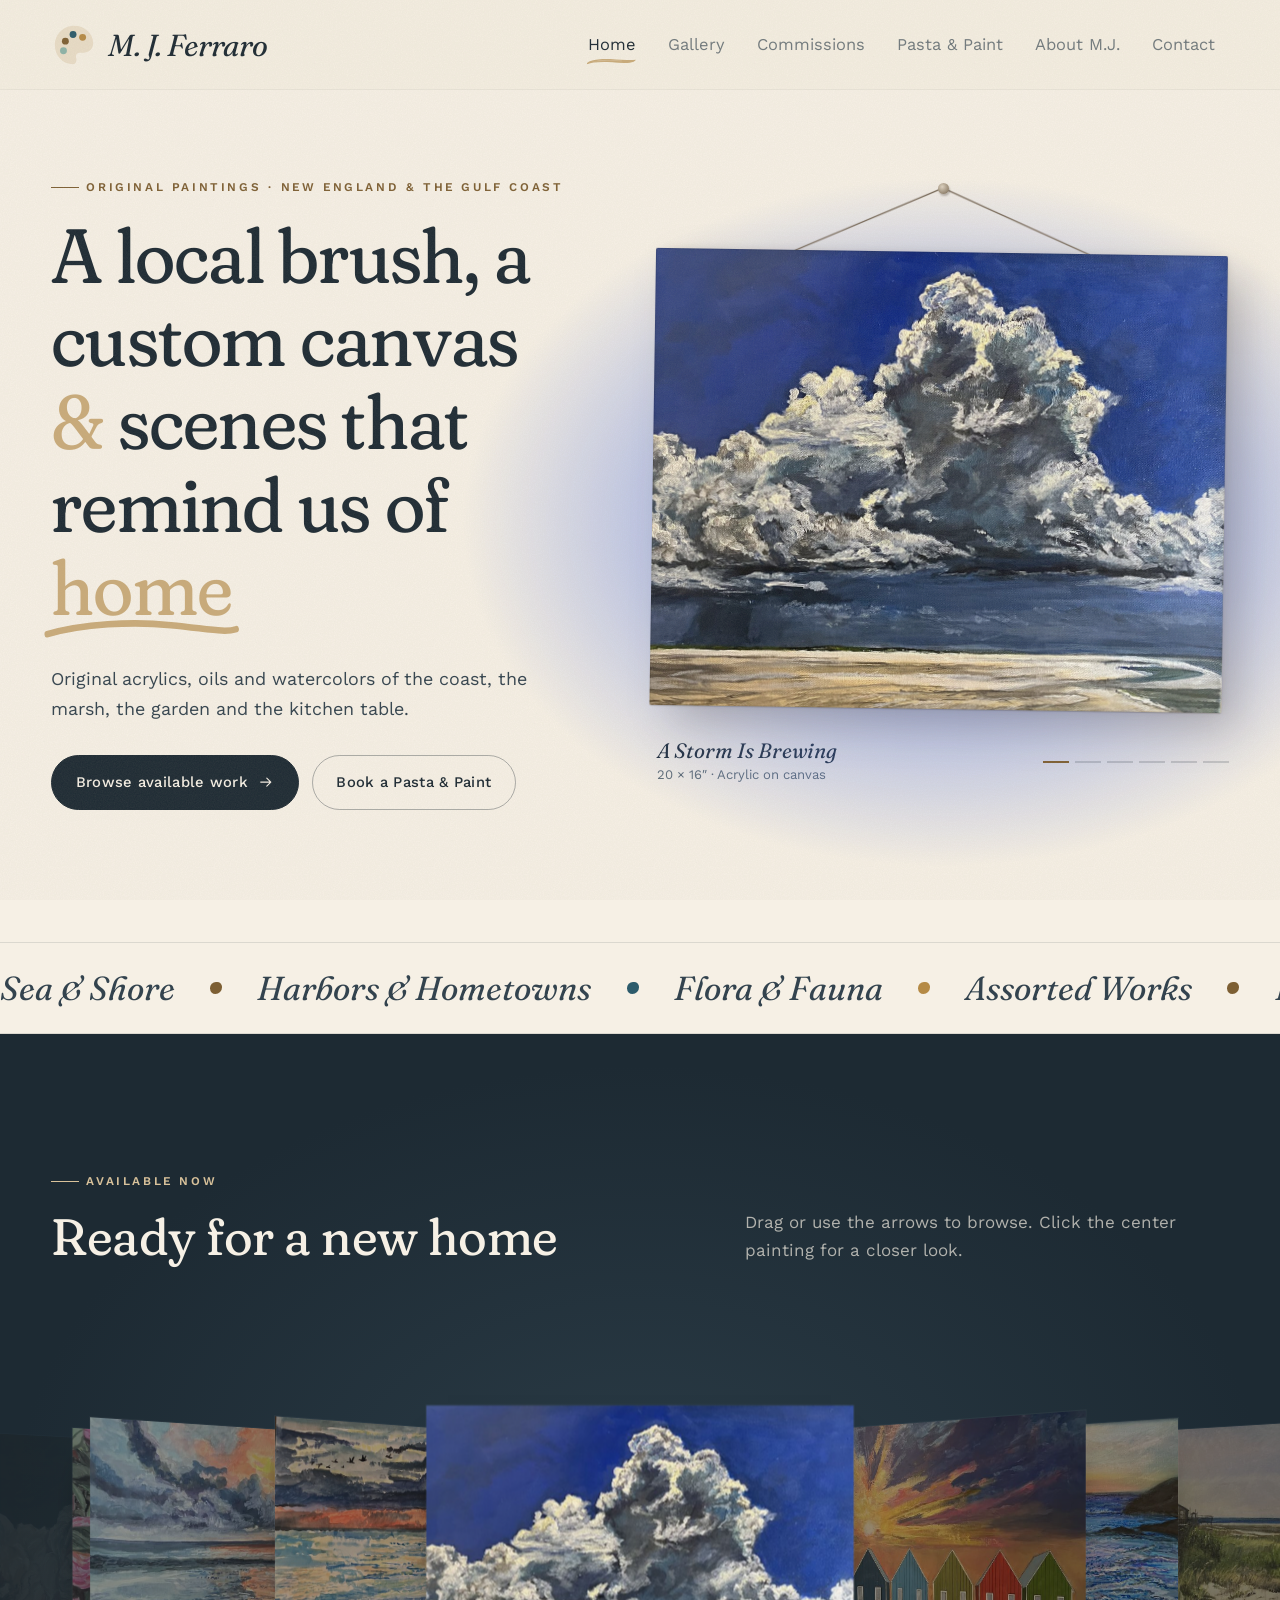
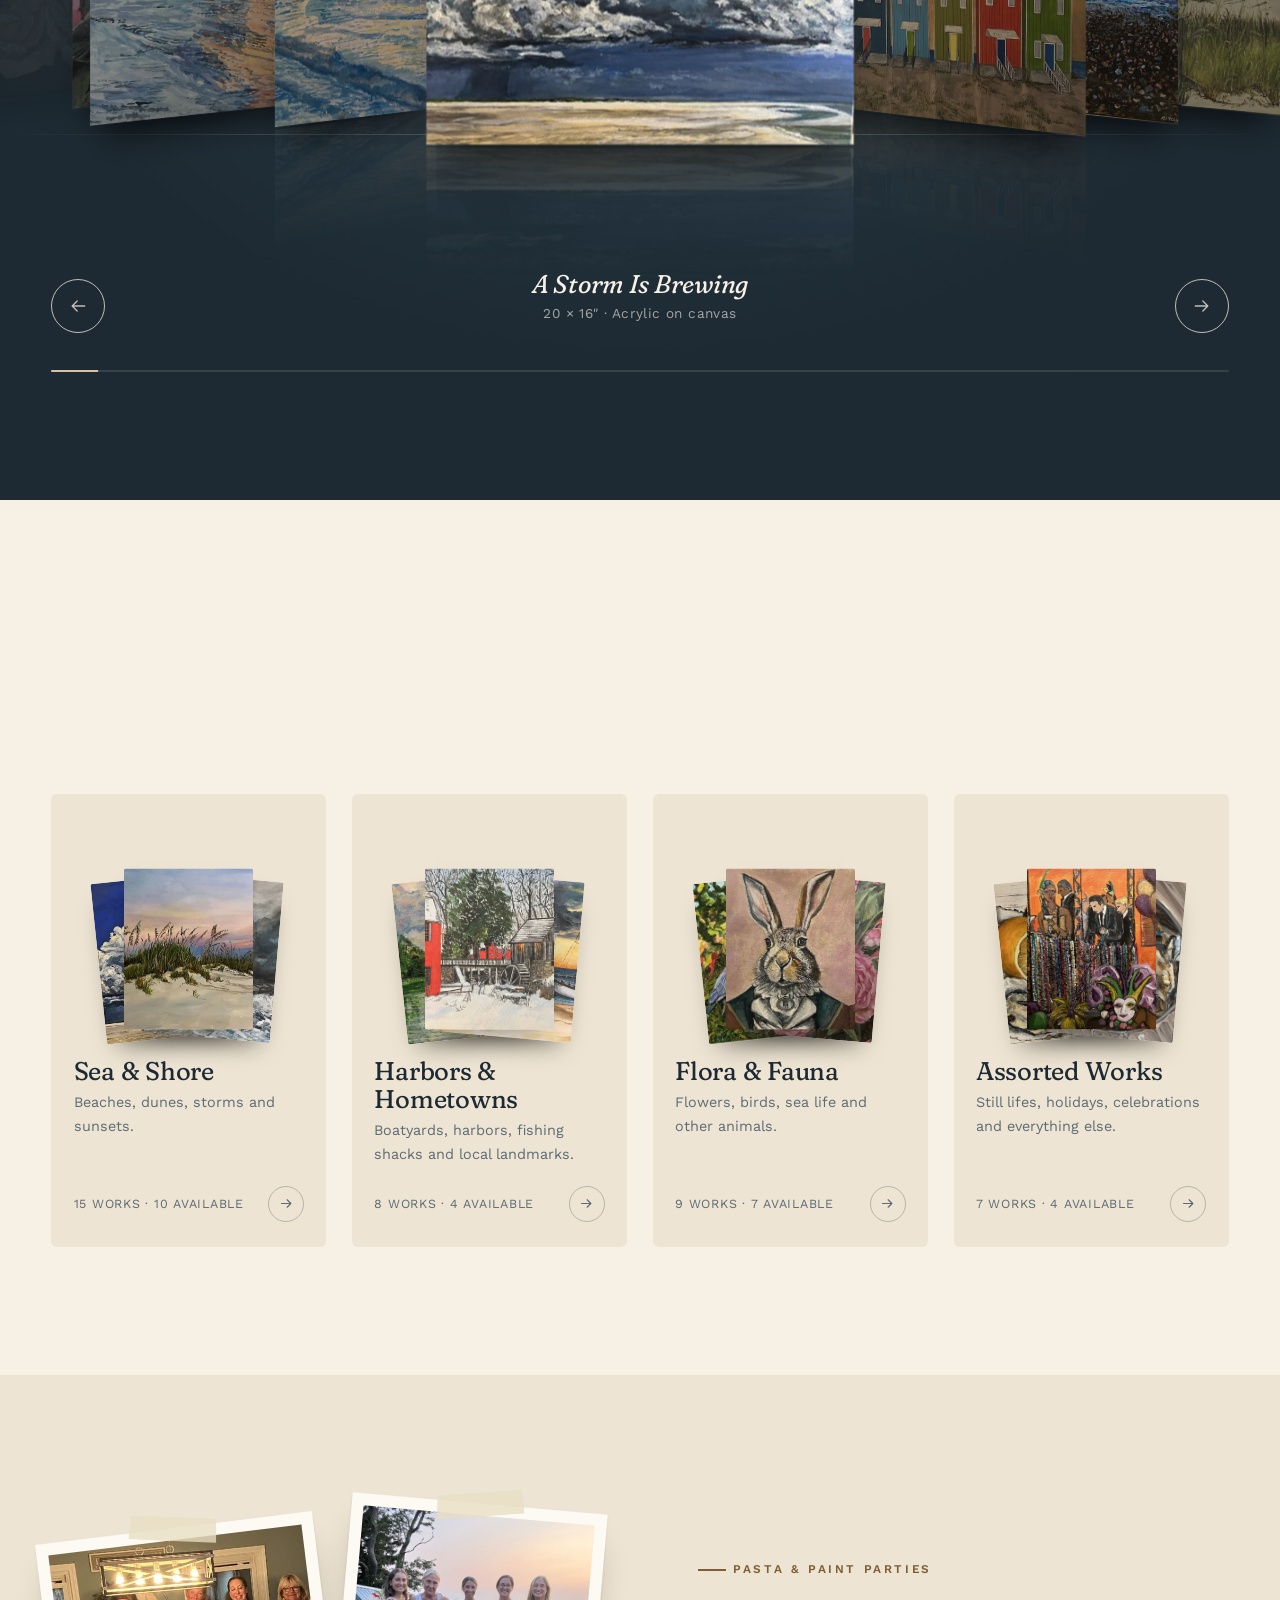
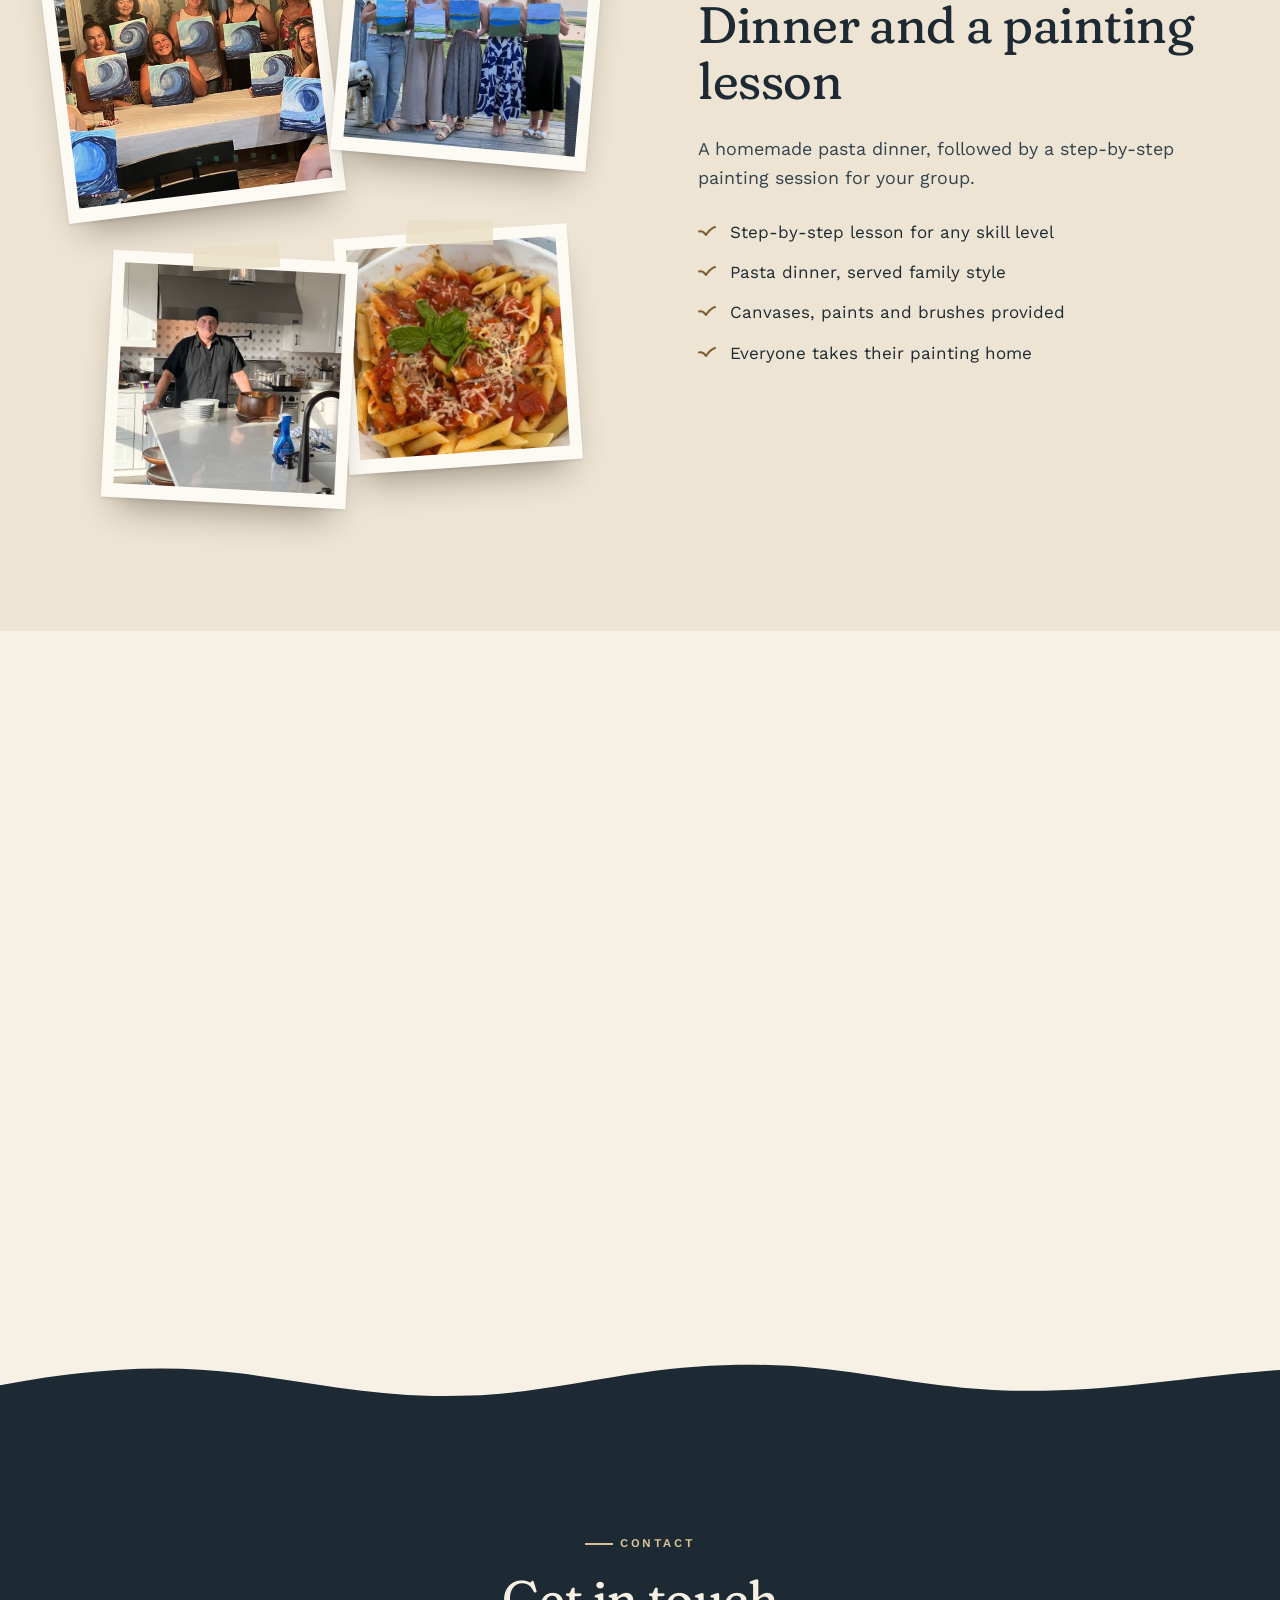
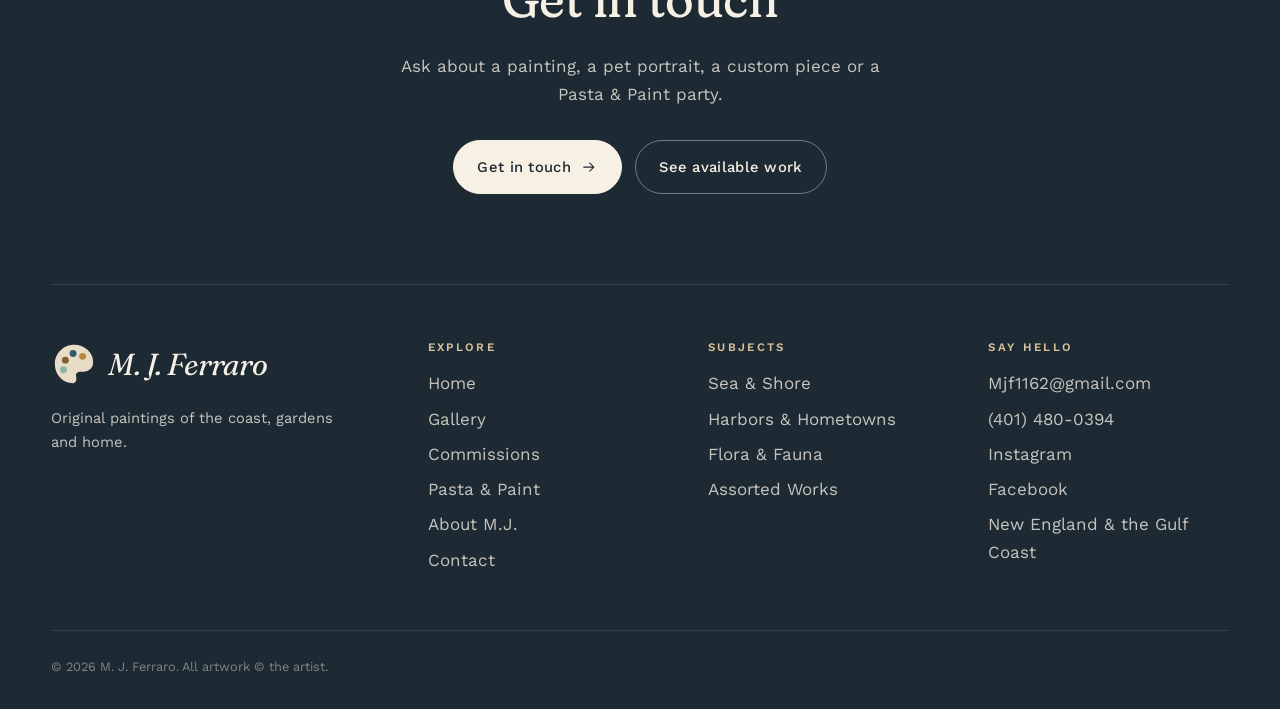
<file: index.html>
<!doctype html>
<html lang="en">
<head>
  <meta charset="utf-8">
  <meta name="viewport" content="width=device-width, initial-scale=1">
  <title>M. J. Ferraro · Original Coastal Art</title>
  <meta name="description" content="Original paintings of the sea, the shore, local flora and fauna, plus custom pet portraits and Pasta & Paint parties.">
  <link rel="icon" href="data:image/svg+xml,%3Csvg xmlns='http://www.w3.org/2000/svg' viewBox='0 0 48 48'%3E%3Cpath d='M24 4c11 0 20 8 20 18 0 7-5 10-10 10h-4c-2.5 0-4 1.8-4 4 0 1 .6 2 .6 3.2C26.6 42 25.4 44 23 44 12 44 4 35 4 24S13 4 24 4z' fill='%23e8dcc6'/%3E%3Ccircle cx='15' cy='20' r='3.6' fill='%237d5f33'/%3E%3Ccircle cx='23' cy='13' r='3.6' fill='%232c5b6b'/%3E%3Ccircle cx='33' cy='16' r='3.6' fill='%23b58a45'/%3E%3Ccircle cx='13' cy='30' r='3.6' fill='%238db3a7'/%3E%3C/svg%3E">
  <meta property="og:type" content="website">
  <meta property="og:url" content="https://mjferraro.com/">
  <meta property="og:title" content="M. J. Ferraro · Original Coastal Art">
  <meta property="og:description" content="Original paintings of the sea, the shore, local flora and fauna, plus custom pet portraits and Pasta & Paint parties.">
  <meta property="og:image" content="https://mjferraro.com/images/full/birdhouses-of-dauphin-island-36x48-acrylic-on-gallery-wrapped-canvas.jpg">
  <meta name="twitter:card" content="summary_large_image">
  <link rel="preconnect" href="https://fonts.googleapis.com">
  <link rel="preconnect" href="https://fonts.gstatic.com" crossorigin>
  <link href="https://fonts.googleapis.com/css2?family=Caveat:wght@500;600&family=Fraunces:ital,opsz,wght,SOFT@0,9..144,300..600,100;1,9..144,300..600,100&family=Work+Sans:wght@400;500;600&display=swap" rel="stylesheet">
  <link rel="stylesheet" href="css/style.css?v=20261023173642">
</head>
<body data-page="home">
  <header id="site-header"></header>

  <main>
    <!-- ============ HERO ============ -->
    <section class="hero">
      <div class="wrap hero__grid">
        <div>
          <span class="eyebrow reveal">Original paintings · <span data-site="region"></span></span>
          <h1 class="reveal" style="--d:.08s">A local brush, a custom canvas &amp; scenes that remind us of
            <span class="underline">home<svg viewBox="0 0 200 20" preserveAspectRatio="none" aria-hidden="true"><path d="M3 14C40 6 90 4 130 7s55 6 67 3"/></svg></span></h1>
          <p class="lede reveal" style="--d:.16s">Original acrylics, oils and watercolors of the coast, the marsh, the garden and the kitchen table.</p>
          <div class="btn-row reveal" style="--d:.24s">
            <a class="btn" href="gallery.html#status=available">Browse available work
              <svg viewBox="0 0 24 24" fill="none" stroke="currentColor" stroke-width="1.6" stroke-linecap="round" stroke-linejoin="round"><path d="M4 12h15M13 6l6 6-6 6"/></svg></a>
            <a class="btn btn--ghost" href="pasta-and-paint.html">Book a Pasta &amp; Paint</a>
          </div>
        </div>

        <div class="hero__art reveal" style="--d:.2s">
          <div class="hero__hang" id="hero-hang">
            <div class="hang-glow" aria-hidden="true"></div>
            <div class="cast-shadow" aria-hidden="true"></div>
            <div class="cast-shadow is-near" aria-hidden="true"></div>
            <div class="hanging" id="hanging">
              <svg class="wire" viewBox="0 0 100 60" preserveAspectRatio="none" aria-hidden="true"><path d="M0 60L50 0L100 60"/></svg>
              <div class="hero-canvas" id="hero-canvas" role="button" tabindex="0" aria-label="View this painting up close"></div>
            </div>
            <span class="nail" aria-hidden="true"></span>
          </div>
          <div class="hero__caption">
            <div class="hero__caption-text" id="hero-caption">
              <div class="hero__caption-title"></div>
              <div class="hero__caption-meta"></div>
            </div>
            <div class="hero__dots" id="hero-dots" role="tablist" aria-label="Featured paintings"></div>
          </div>
        </div>
      </div>
    </section>

    <!-- ============ MARQUEE ============ -->
    <div class="marquee" aria-hidden="true"><div class="marquee__track" id="marquee"></div></div>

    <!-- ============ AVAILABLE: COVERFLOW ============ -->
    <section class="section section--ink flow-section" id="available">
      <div class="wrap">
        <div class="section-head">
          <div>
            <span class="eyebrow reveal">Available now</span>
            <h2 class="reveal" style="--d:.08s">Ready for a new home</h2>
          </div>
          <p class="reveal" style="--d:.16s">Drag or use the arrows to browse. Click the center painting for a closer look.</p>
        </div>
      </div>
      <div class="flow reveal" id="flow" style="--d:.1s">
        <div class="flow__glow"></div>
        <div class="flow__ledge"></div>
        <div class="flow__stage"></div>
      </div>
      <div class="wrap">
        <div class="flow__footer">
          <button class="round-btn" type="button" id="flow-prev" aria-label="Previous painting"><svg viewBox="0 0 24 24" fill="none" stroke="currentColor" stroke-width="1.6" stroke-linecap="round" stroke-linejoin="round"><path d="M20 12H5M11 6l-6 6 6 6"/></svg></button>
          <div class="flow__caption" id="flow-caption" aria-live="polite"><h3></h3><p></p></div>
          <button class="round-btn" type="button" id="flow-next" aria-label="Next painting"><svg viewBox="0 0 24 24" fill="none" stroke="currentColor" stroke-width="1.6" stroke-linecap="round" stroke-linejoin="round"><path d="M4 12h15M13 6l6 6-6 6"/></svg></button>
        </div>
        <div class="flow__progress"><span id="flow-progress"></span></div>
      </div>
    </section>

    <!-- ============ SUBJECTS ============ -->
    <section class="section">
      <div class="wrap">
        <div class="section-head">
          <div>
            <span class="eyebrow reveal">The gallery</span>
            <h2 class="reveal" style="--d:.08s">Browse by subject</h2>
          </div>
          <p class="reveal" style="--d:.16s">Each subject includes sold pieces as well as available ones.</p>
        </div>
        <div class="subject-grid" id="subjects"></div>
      </div>
    </section>

    <!-- ============ PASTA & PAINT ============ -->
    <section class="section section--sand">
      <div class="wrap split">
        <div class="polaroids reveal" id="pp-polaroids"></div>
        <div>
          <span class="eyebrow reveal">Pasta &amp; Paint parties</span>
          <h2 class="reveal" style="--d:.08s">Dinner and a painting lesson</h2>
          <p class="lede reveal" style="--d:.16s">A homemade pasta dinner, followed by a step-by-step painting session for your group.</p>
          <ul class="checklist reveal" style="--d:.22s">
            <li>Step-by-step lesson for any skill level</li>
            <li>Pasta dinner, served family style</li>
            <li>Canvases, paints and brushes provided</li>
            <li>Everyone takes their painting home</li>
          </ul>
          <div class="btn-row reveal" style="--d:.28s">
            <a class="btn" href="pasta-and-paint.html">About Pasta &amp; Paint
              <svg viewBox="0 0 24 24" fill="none" stroke="currentColor" stroke-width="1.6" stroke-linecap="round" stroke-linejoin="round"><path d="M4 12h15M13 6l6 6-6 6"/></svg></a>
          </div>
        </div>
      </div>
    </section>

    <!-- ============ PET PORTRAITS ============ -->
    <section class="section">
      <div class="wrap">
        <div class="section-head">
          <div>
            <span class="eyebrow reveal">Commissions</span>
            <h2 class="reveal" style="--d:.08s">Pet portraits</h2>
          </div>
          <div class="reveal" style="--d:.16s">
            <p style="margin-bottom:1.2rem">Custom portraits of any animal, painted from your photos, plus hand-painted keepsakes and gifts.</p>
            <a class="btn btn--ghost" href="commissions.html">Commission a portrait
              <svg viewBox="0 0 24 24" fill="none" stroke="currentColor" stroke-width="1.6" stroke-linecap="round" stroke-linejoin="round"><path d="M4 12h15M13 6l6 6-6 6"/></svg></a>
          </div>
        </div>
        <div class="rail reveal" id="pet-rail"></div>
      </div>
    </section>
  </main>

  <footer id="site-footer"></footer>

  <script src="js/data.js?v=20261023173642"></script>
  <script src="js/image-meta.js?v=20261023173642"></script>
  <script src="js/site.js?v=20261023173642"></script>
  <script src="js/viewer.js?v=20261023173642"></script>
  <script src="js/home.js?v=20261023173642"></script>
</body>
</html>
</file>
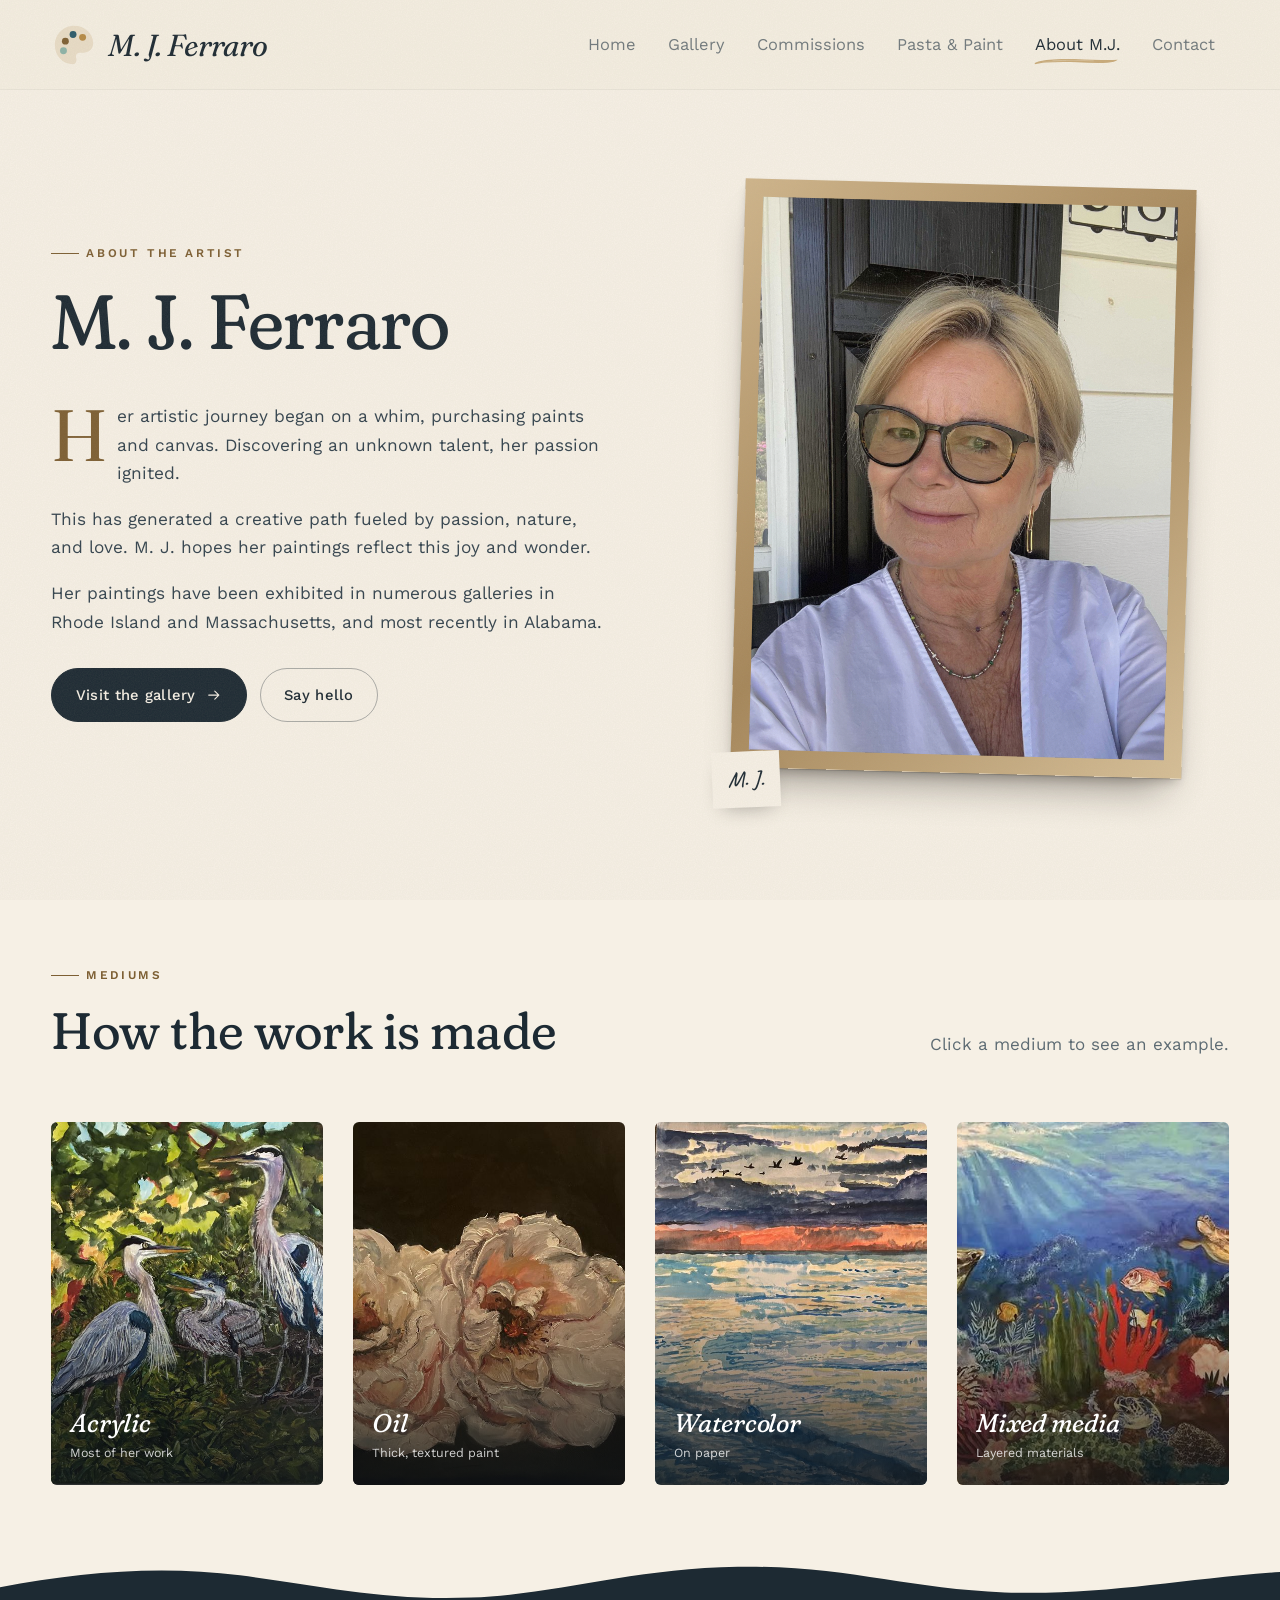
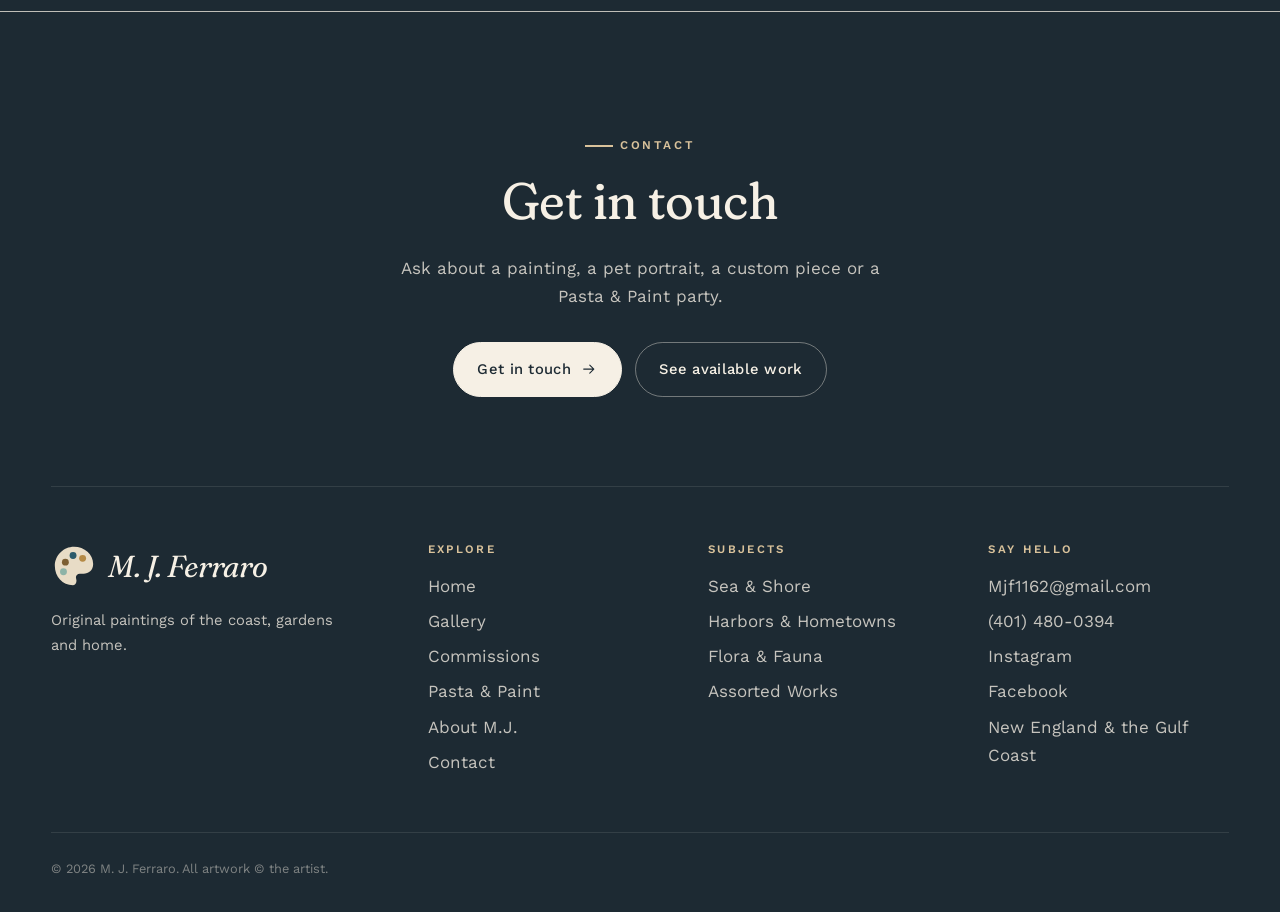
<file: about.html>
<!doctype html>
<html lang="en">
<head>
  <meta charset="utf-8">
  <meta name="viewport" content="width=device-width, initial-scale=1">
  <title>About · M. J. Ferraro</title>
  <meta name="description" content="M. J. Ferraro, a painter of the coast, gardens and home, exhibited in Rhode Island, Massachusetts and Alabama.">
  <link rel="icon" href="data:image/svg+xml,%3Csvg xmlns='http://www.w3.org/2000/svg' viewBox='0 0 48 48'%3E%3Cpath d='M24 4c11 0 20 8 20 18 0 7-5 10-10 10h-4c-2.5 0-4 1.8-4 4 0 1 .6 2 .6 3.2C26.6 42 25.4 44 23 44 12 44 4 35 4 24S13 4 24 4z' fill='%23e8dcc6'/%3E%3Ccircle cx='15' cy='20' r='3.6' fill='%237d5f33'/%3E%3Ccircle cx='23' cy='13' r='3.6' fill='%232c5b6b'/%3E%3Ccircle cx='33' cy='16' r='3.6' fill='%23b58a45'/%3E%3Ccircle cx='13' cy='30' r='3.6' fill='%238db3a7'/%3E%3C/svg%3E">
  <meta property="og:type" content="website">
  <meta property="og:url" content="https://mjferraro.com/about.html">
  <meta property="og:title" content="About · M. J. Ferraro">
  <meta property="og:description" content="M. J. Ferraro, a painter of the coast, gardens and home, exhibited in Rhode Island, Massachusetts and Alabama.">
  <meta property="og:image" content="https://mjferraro.com/images/full/birdhouses-of-dauphin-island-36x48-acrylic-on-gallery-wrapped-canvas.jpg">
  <meta name="twitter:card" content="summary_large_image">
  <link rel="preconnect" href="https://fonts.googleapis.com">
  <link rel="preconnect" href="https://fonts.gstatic.com" crossorigin>
  <link href="https://fonts.googleapis.com/css2?family=Caveat:wght@500;600&family=Fraunces:ital,opsz,wght,SOFT@0,9..144,300..600,100;1,9..144,300..600,100&family=Work+Sans:wght@400;500;600&display=swap" rel="stylesheet">
  <link rel="stylesheet" href="css/style.css?v=20261023173642">
</head>
<body data-page="about">
  <header id="site-header"></header>

  <main>
    <section class="page-hero">
      <div class="wrap split">
        <div>
          <span class="eyebrow reveal">About the artist</span>
          <h1 class="reveal" style="--d:.08s">M. J. Ferraro</h1>
          <div class="prose reveal" style="--d:.16s">
            <p>Her artistic journey began on a whim, purchasing paints and canvas.
              Discovering an unknown talent, her passion ignited.</p>
            <p>This has generated a creative path fueled by passion, nature, and love. M. J. hopes
              her paintings reflect this joy and wonder.</p>
            <p>Her paintings have been exhibited in numerous galleries in Rhode Island and
              Massachusetts, and most recently in Alabama.</p>
          </div>
          <div class="btn-row reveal" style="--d:.24s;margin-top:2rem">
            <a class="btn" href="gallery.html">Visit the gallery
              <svg viewBox="0 0 24 24" fill="none" stroke="currentColor" stroke-width="1.6" stroke-linecap="round" stroke-linejoin="round"><path d="M4 12h15M13 6l6 6-6 6"/></svg></a>
            <a class="btn btn--ghost" href="contact.html">Say hello</a>
          </div>
        </div>
        <figure class="portrait-frame reveal" style="--d:.2s" id="portrait">
          <img src="images/about/mj-ferraro.jpg" alt="M. J. Ferraro"
               onerror="document.getElementById('portrait').style.display='none'">
          <figcaption class="hand">M. J.</figcaption>
        </figure>
    </section>

    <section class="section">
      <div class="wrap">
        <div class="section-head">
          <div>
            <span class="eyebrow reveal">Mediums</span>
            <h2 class="reveal" style="--d:.08s">How the work is made</h2>
          </div>
          <p class="reveal" style="--d:.16s">Click a medium to see an example.</p>
        </div>
        <div class="mediums" id="mediums"></div>
      </div>
    </section>
  </main>

  <footer id="site-footer"></footer>

  <script src="js/data.js?v=20261023173642"></script>
  <script src="js/image-meta.js?v=20261023173642"></script>
  <script src="js/site.js?v=20261023173642"></script>
  <script src="js/viewer.js?v=20261023173642"></script>
  <script>
  (function () {
    const { $, $$, esc, thumb } = window.Site;
    const W = window.WORKS;
    const mediums = [
      ["Acrylic", "Most of her work", "blue-heron-family"],
      ["Oil", "Thick, textured paint", "first-bloom"],
      ["Watercolor", "On paper", "flying-south"],
      ["Mixed media", "Layered materials", "under-the-sea"],
    ];
    $("#mediums").innerHTML = mediums.map(([name, sub, id], i) => {
      const k = W.findIndex((w) => w.id === id);
      return `<button class="medium reveal" type="button" data-k="${k}" style="--d:${i * 0.08}s;border:0;padding:0;cursor:zoom-in;text-align:left">
        <img src="${thumb(W[k].img)}" alt="${esc(W[k].title)}" loading="lazy"><div><h3>${name}</h3><span>${sub}</span></div></button>`;
    }).join("");
    $$("#mediums .medium").forEach((b) => b.addEventListener("click", () => {
      const list = mediums.map(([, , id]) => W.find((w) => w.id === id));
      window.Viewer.open(list, list.findIndex((w) => w === W[+b.dataset.k]), $("img", b));
    }));
    window.Site.observe();
  })();
  </script>
</body>
</html>
</file>
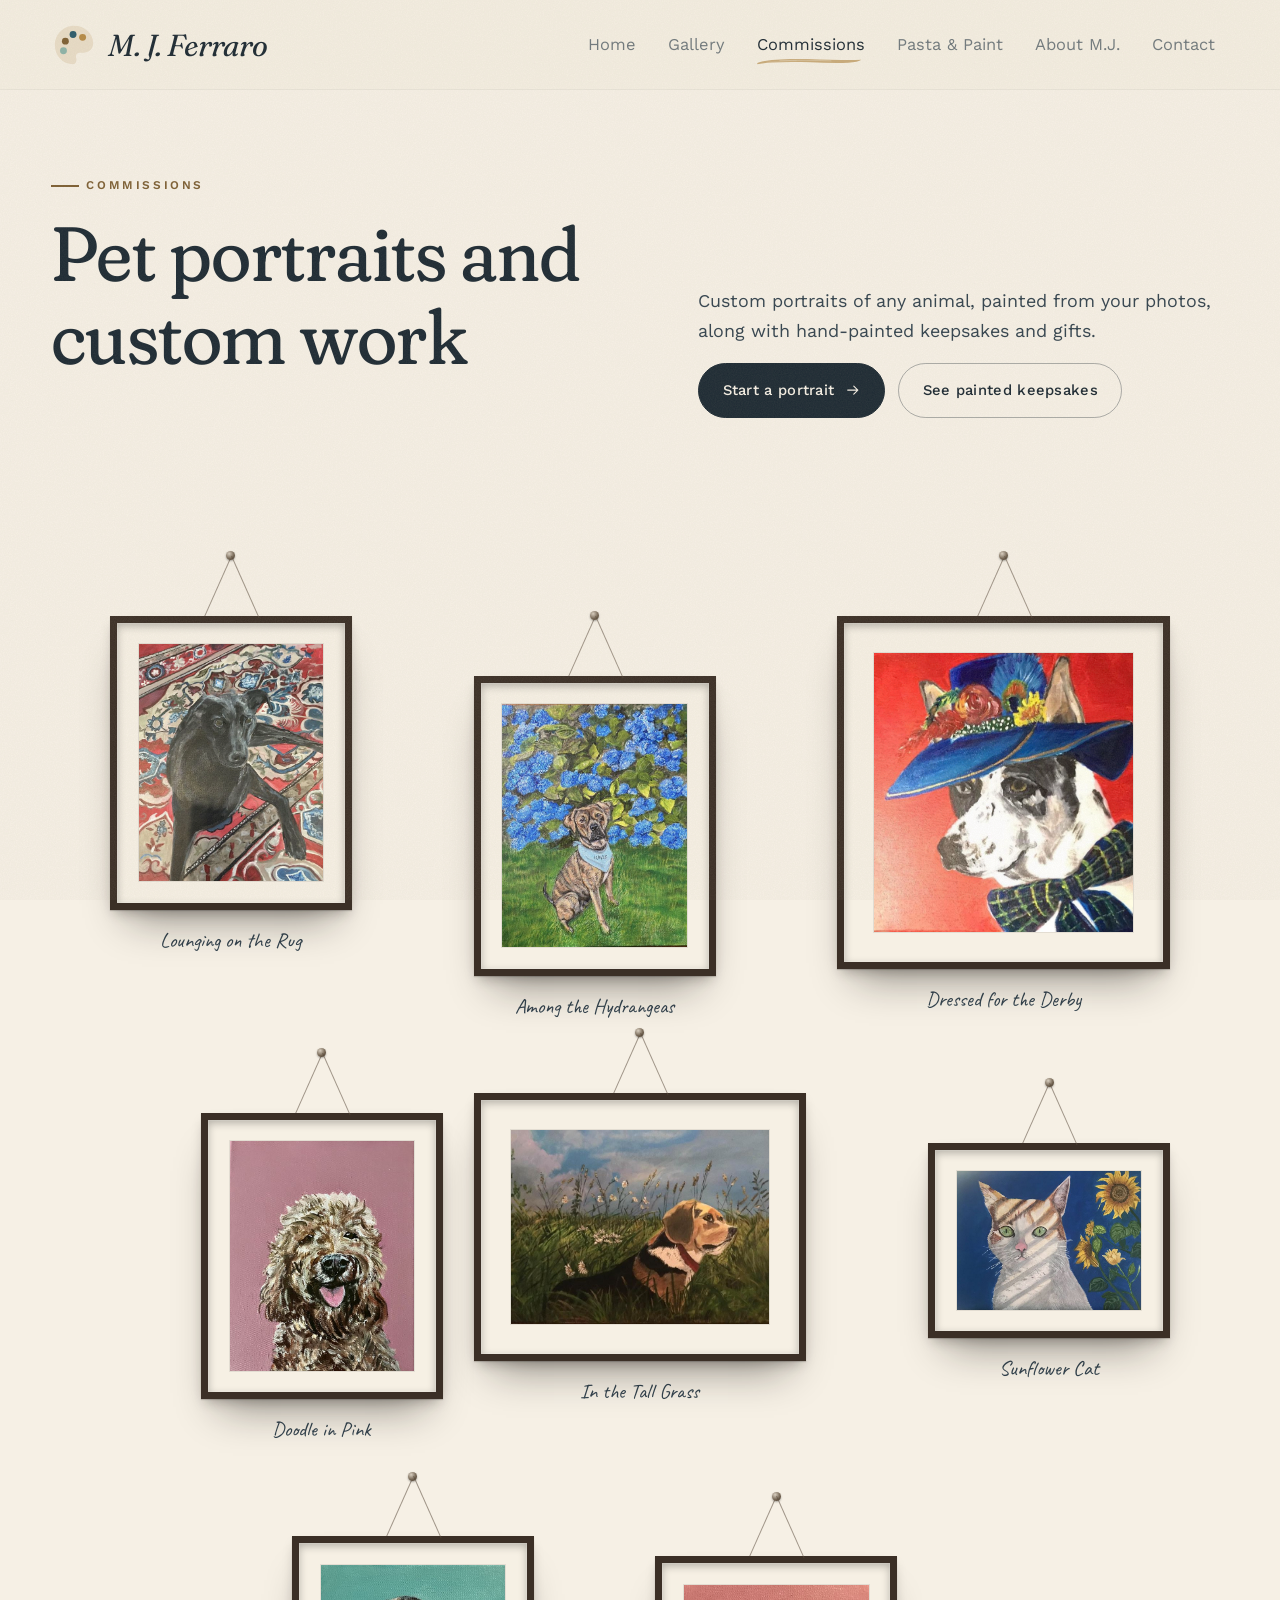
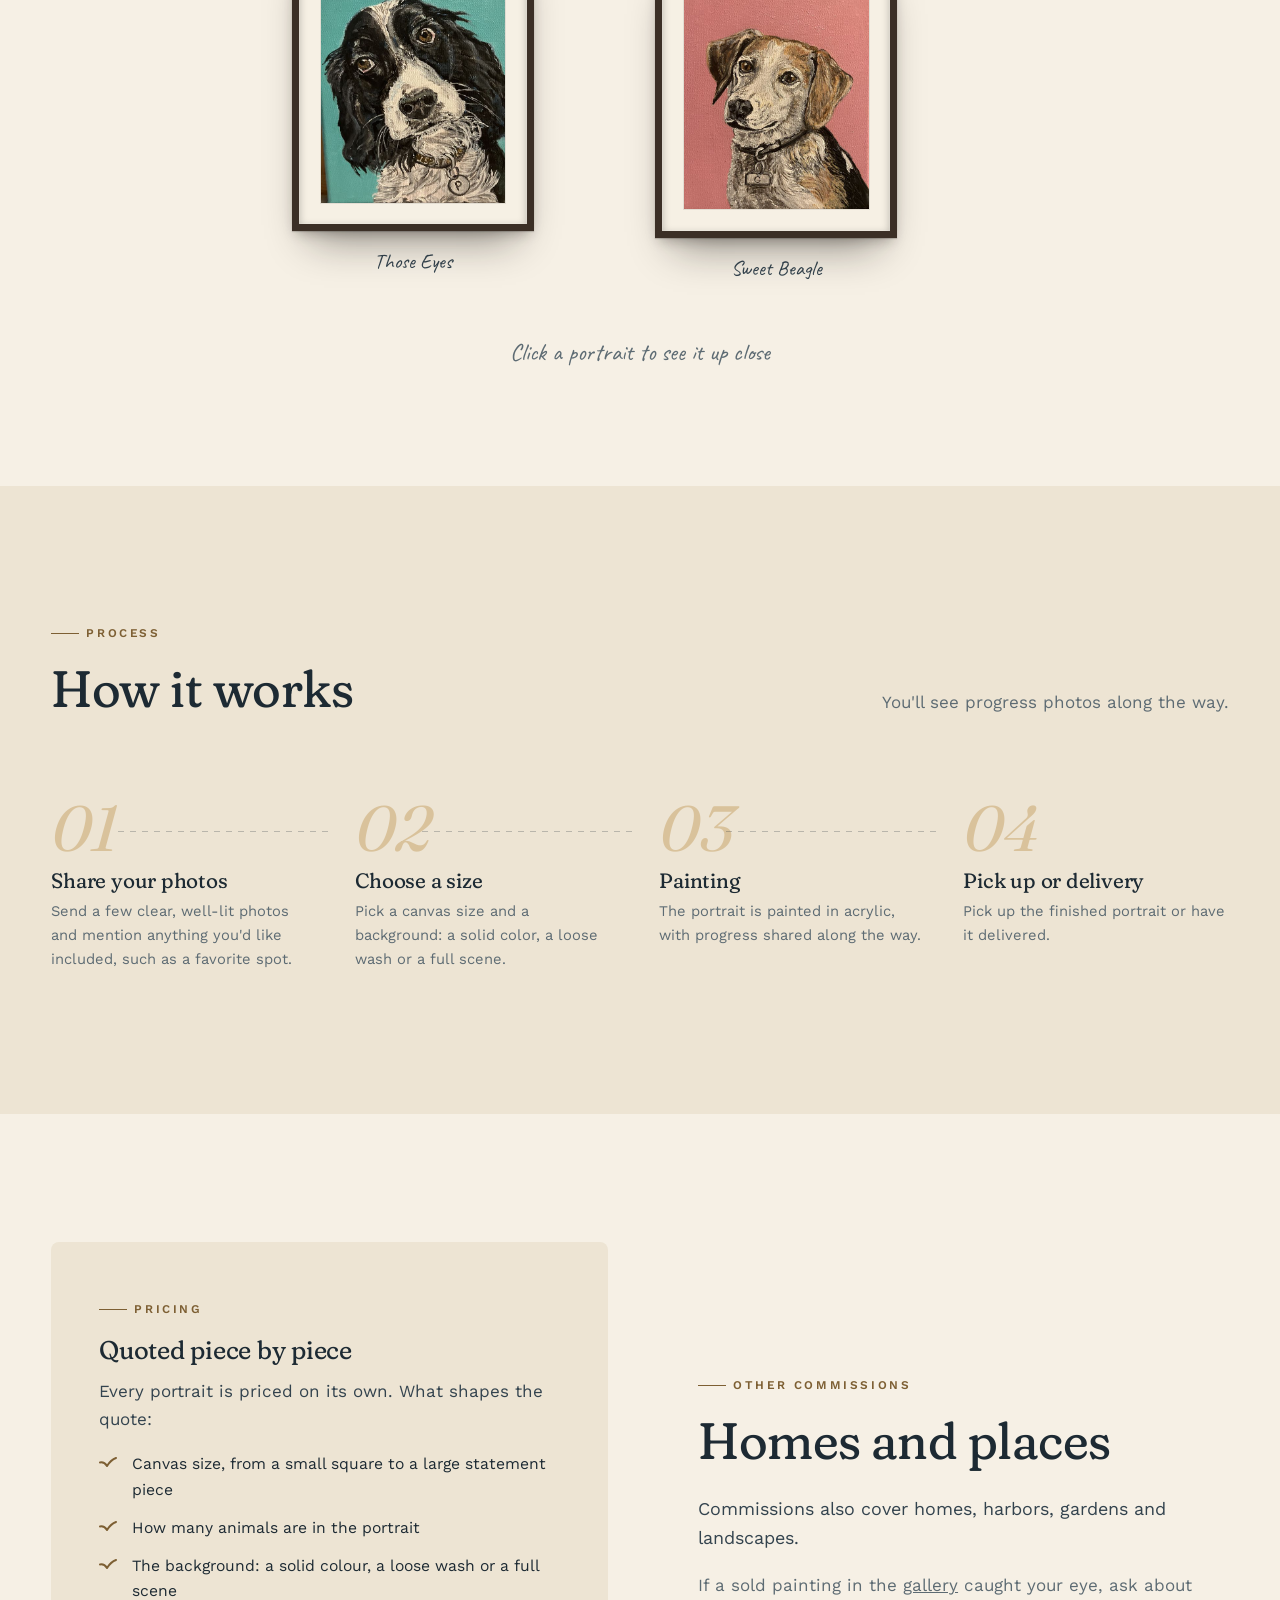
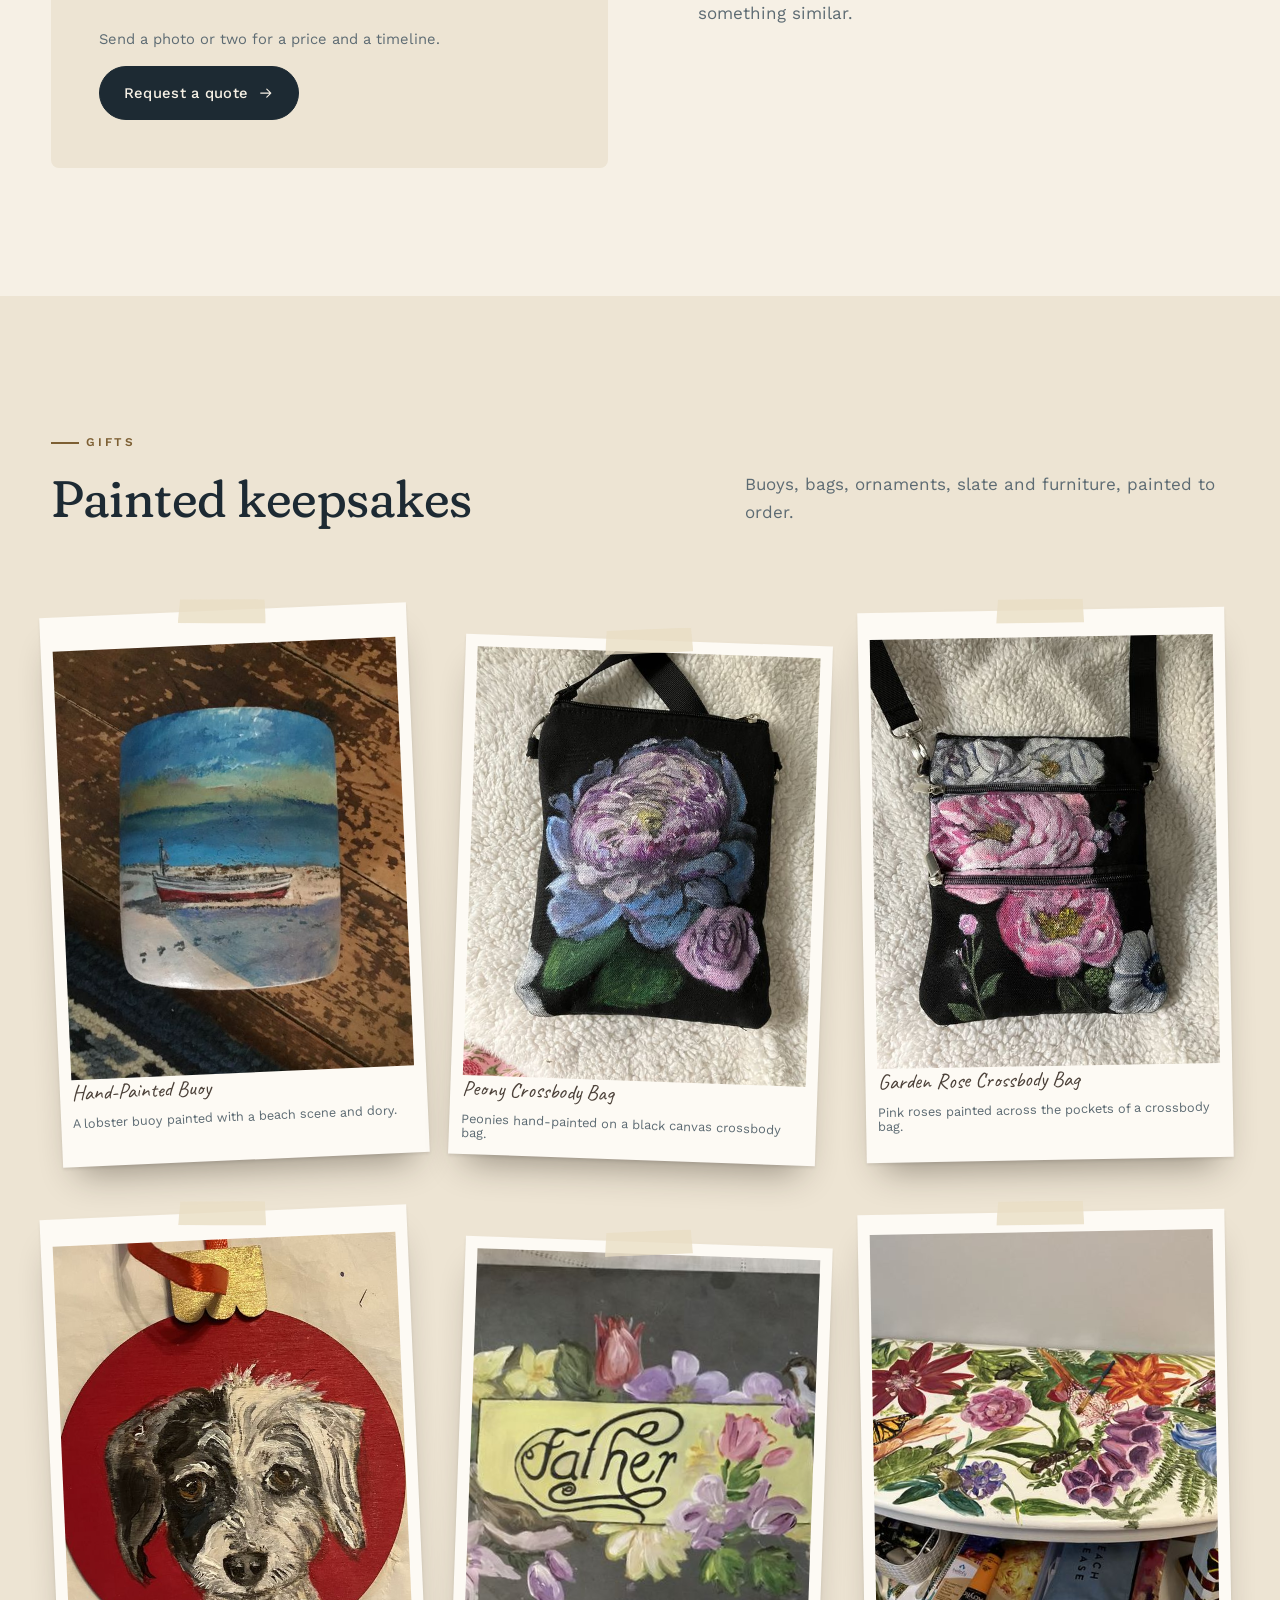
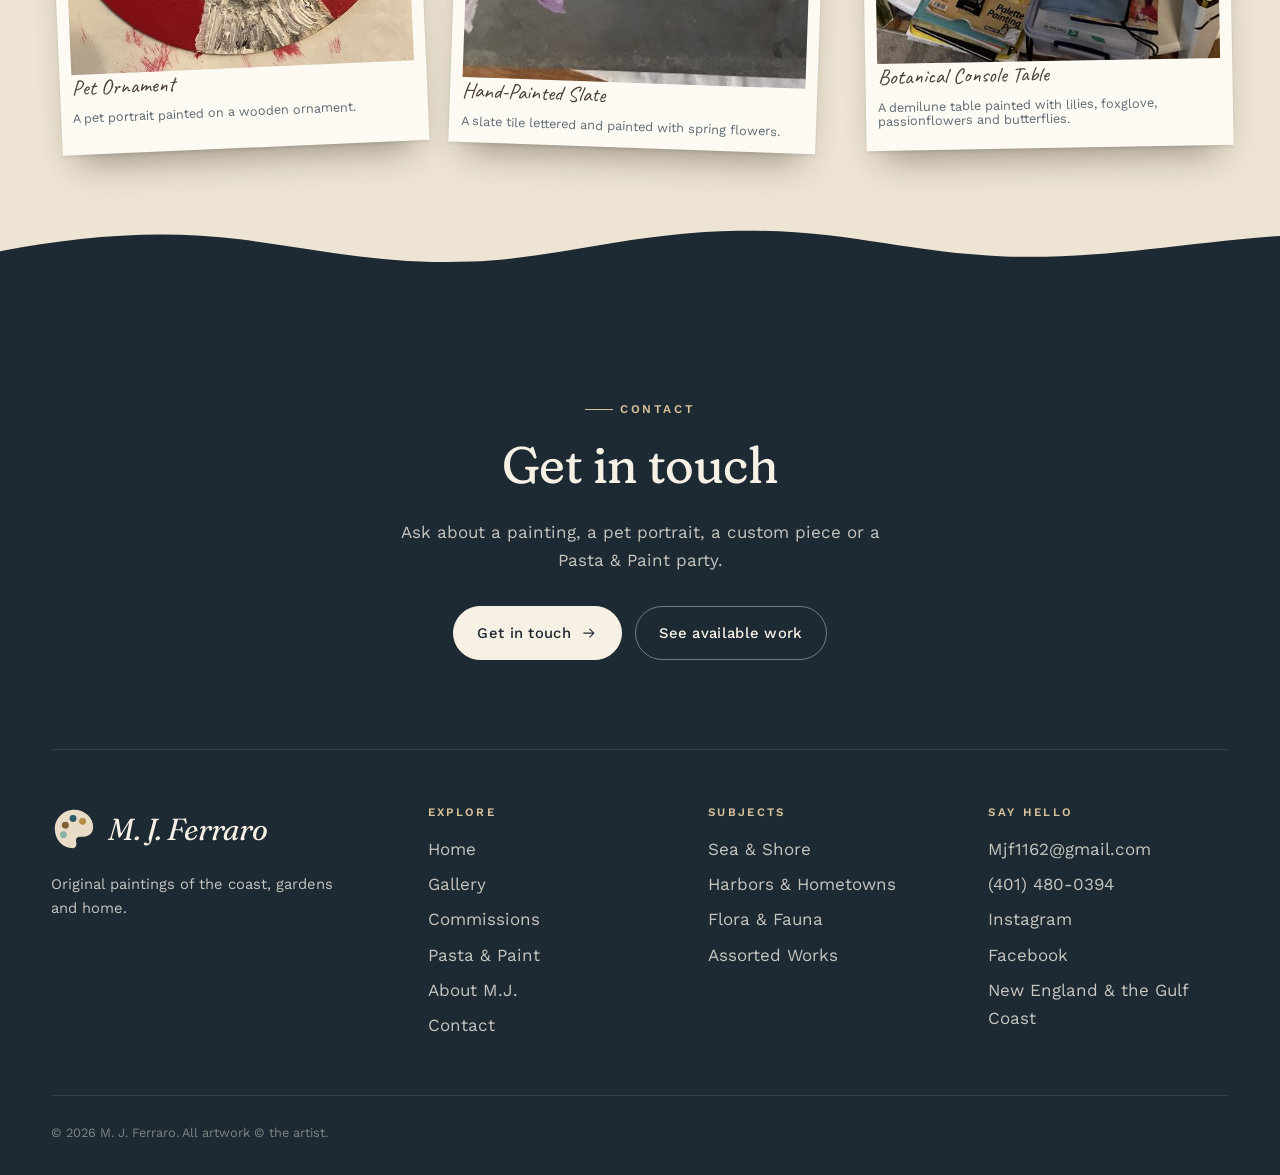
<file: commissions.html>
<!doctype html>
<html lang="en">
<head>
  <meta charset="utf-8">
  <meta name="viewport" content="width=device-width, initial-scale=1">
  <title>Commissions · M. J. Ferraro</title>
  <meta name="description" content="Custom pet portraits and hand-painted keepsakes by M. J. Ferraro.">
  <link rel="icon" href="data:image/svg+xml,%3Csvg xmlns='http://www.w3.org/2000/svg' viewBox='0 0 48 48'%3E%3Cpath d='M24 4c11 0 20 8 20 18 0 7-5 10-10 10h-4c-2.5 0-4 1.8-4 4 0 1 .6 2 .6 3.2C26.6 42 25.4 44 23 44 12 44 4 35 4 24S13 4 24 4z' fill='%23e8dcc6'/%3E%3Ccircle cx='15' cy='20' r='3.6' fill='%237d5f33'/%3E%3Ccircle cx='23' cy='13' r='3.6' fill='%232c5b6b'/%3E%3Ccircle cx='33' cy='16' r='3.6' fill='%23b58a45'/%3E%3Ccircle cx='13' cy='30' r='3.6' fill='%238db3a7'/%3E%3C/svg%3E">
  <meta property="og:type" content="website">
  <meta property="og:url" content="https://mjferraro.com/commissions.html">
  <meta property="og:title" content="Commissions · M. J. Ferraro">
  <meta property="og:description" content="Custom pet portraits and hand-painted keepsakes by M. J. Ferraro.">
  <meta property="og:image" content="https://mjferraro.com/images/full/birdhouses-of-dauphin-island-36x48-acrylic-on-gallery-wrapped-canvas.jpg">
  <meta name="twitter:card" content="summary_large_image">
  <link rel="preconnect" href="https://fonts.googleapis.com">
  <link rel="preconnect" href="https://fonts.gstatic.com" crossorigin>
  <link href="https://fonts.googleapis.com/css2?family=Caveat:wght@500;600&family=Fraunces:ital,opsz,wght,SOFT@0,9..144,300..600,100;1,9..144,300..600,100&family=Work+Sans:wght@400;500;600&display=swap" rel="stylesheet">
  <link rel="stylesheet" href="css/style.css?v=20261023173642">
</head>
<body data-page="commissions">
  <header id="site-header"></header>

  <main>
    <section class="page-hero">
      <div class="wrap split" style="align-items:end">
        <div>
          <span class="eyebrow reveal">Commissions</span>
          <h1 class="reveal" style="--d:.08s">Pet portraits and custom work</h1>
        </div>
        <div>
          <p class="lede reveal" style="--d:.16s">Custom portraits of any animal, painted from your photos, along with hand-painted keepsakes and gifts.</p>
          <div class="btn-row reveal" style="--d:.24s">
            <a class="btn" href="contact.html?topic=pet">Start a portrait
              <svg viewBox="0 0 24 24" fill="none" stroke="currentColor" stroke-width="1.6" stroke-linecap="round" stroke-linejoin="round"><path d="M4 12h15M13 6l6 6-6 6"/></svg></a>
            <a class="btn btn--ghost" href="#keepsakes">See painted keepsakes</a>
          </div>
        </div>
      </div>
    </section>

    <section class="section--tight">
      <div class="wrap">
        <div class="salon" id="salon"></div>
        <p class="reveal" style="text-align:center;color:var(--ink-soft);margin-top:3rem;font-family:var(--font-hand);font-size:1.5rem">Click a portrait to see it up close</p>
      </div>
    </section>

    <section class="section section--sand">
      <div class="wrap">
        <div class="section-head">
          <div>
            <span class="eyebrow reveal">Process</span>
            <h2 class="reveal" style="--d:.08s">How it works</h2>
          </div>
          <p class="reveal" style="--d:.16s">You'll see progress photos along the way.</p>
        </div>
        <div class="steps">
          <div class="step reveal"><span class="step__num">01</span><h3>Share your photos</h3><p>Send a few clear, well-lit photos and mention anything you'd like included, such as a favorite spot.</p></div>
          <div class="step reveal" style="--d:.08s"><span class="step__num">02</span><h3>Choose a size</h3><p>Pick a canvas size and a background: a solid color, a loose wash or a full scene.</p></div>
          <div class="step reveal" style="--d:.16s"><span class="step__num">03</span><h3>Painting</h3><p>The portrait is painted in acrylic, with progress shared along the way.</p></div>
          <div class="step reveal" style="--d:.24s"><span class="step__num">04</span><h3>Pick up or delivery</h3><p>Pick up the finished portrait or have it delivered.</p></div>
        </div>
      </div>
    </section>

    <section class="section">
      <div class="wrap split">
        <div class="price-card reveal">
          <span class="eyebrow">Pricing</span>
          <h3>Quoted piece by piece</h3>
          <!-- PLACEHOLDER: if M. J. Ferraro sets standard rates, they can replace this card -->
          <p>Every portrait is priced on its own. What shapes the quote:</p>
          <ul class="checklist">
            <li>Canvas size, from a small square to a large statement piece</li>
            <li>How many animals are in the portrait</li>
            <li>The background: a solid colour, a loose wash or a full scene</li>
          </ul>
          <p style="color:var(--ink-soft);font-size:.92rem">Send a photo or two for a price and a timeline.</p>
          <a class="btn" href="contact.html?topic=pet">Request a quote
            <svg viewBox="0 0 24 24" fill="none" stroke="currentColor" stroke-width="1.6" stroke-linecap="round" stroke-linejoin="round"><path d="M4 12h15M13 6l6 6-6 6"/></svg></a>
        </div>
        <div>
          <span class="eyebrow reveal">Other commissions</span>
          <h2 class="reveal" style="--d:.08s">Homes and places</h2>
          <p class="lede reveal" style="--d:.16s">Commissions also cover homes, harbors, gardens and landscapes.</p>
          <p class="reveal" style="--d:.2s;color:var(--ink-soft)">If a sold painting in the <a href="gallery.html">gallery</a> caught your eye, ask about something similar.</p>
        </div>
      </div>
    </section>

    <section class="section section--sand" id="keepsakes">
      <div class="wrap">
        <div class="section-head">
          <div>
            <span class="eyebrow reveal">Gifts</span>
            <h2 class="reveal" style="--d:.08s">Painted keepsakes</h2>
          </div>
          <p class="reveal" style="--d:.16s">Buoys, bags, ornaments, slate and furniture, painted to order.</p>
        </div>
        <div class="keepsakes" id="keepsakes-grid"></div>
      </div>
    </section>
  </main>

  <footer id="site-footer"></footer>

  <script src="js/data.js?v=20261023173642"></script>
  <script src="js/image-meta.js?v=20261023173642"></script>
  <script src="js/site.js?v=20261023173642"></script>
  <script src="js/viewer.js?v=20261023173642"></script>
  <script>
  (function () {
    const { $, $$, esc, thumb, ratio } = window.Site;
    const pets = window.Site.petItems();
    $("#salon").innerHTML = pets.map((p, i) => `
      <button class="hang reveal" type="button" data-i="${i}" style="--ar:${ratio(p.img).toFixed(3)};--delay:${-i * 0.9}s;--d:${(i % 4) * 0.06}s">
        <span class="hang__art"><img src="${thumb(p.img)}" alt="${esc(p.title)}" loading="lazy"></span>
        <span class="hang__label">${esc(p.title)}</span>
      </button>`).join("");
    $$("#salon .hang").forEach((b) => b.addEventListener("click", () => window.Viewer.open(pets, +b.dataset.i, $("img", b))));

    const keeps = window.Site.keepsakeItems();
    $("#keepsakes-grid").innerHTML = keeps.map((k, i) => `
      <button class="polaroid reveal" type="button" data-i="${i}" style="--d:${(i % 3) * 0.08}s">
        <img src="${thumb(k.img)}" alt="${esc(k.title)}" loading="lazy">
        <span class="polaroid__cap">${esc(k.title)}<span class="polaroid__sub">${esc(k.blurb)}</span></span>
      </button>`).join("");
    $$("#keepsakes-grid .polaroid").forEach((b) => b.addEventListener("click", () => window.Viewer.open(keeps, +b.dataset.i, $("img", b))));
    window.Site.observe();
  })();
  </script>
</body>
</html>
</file>
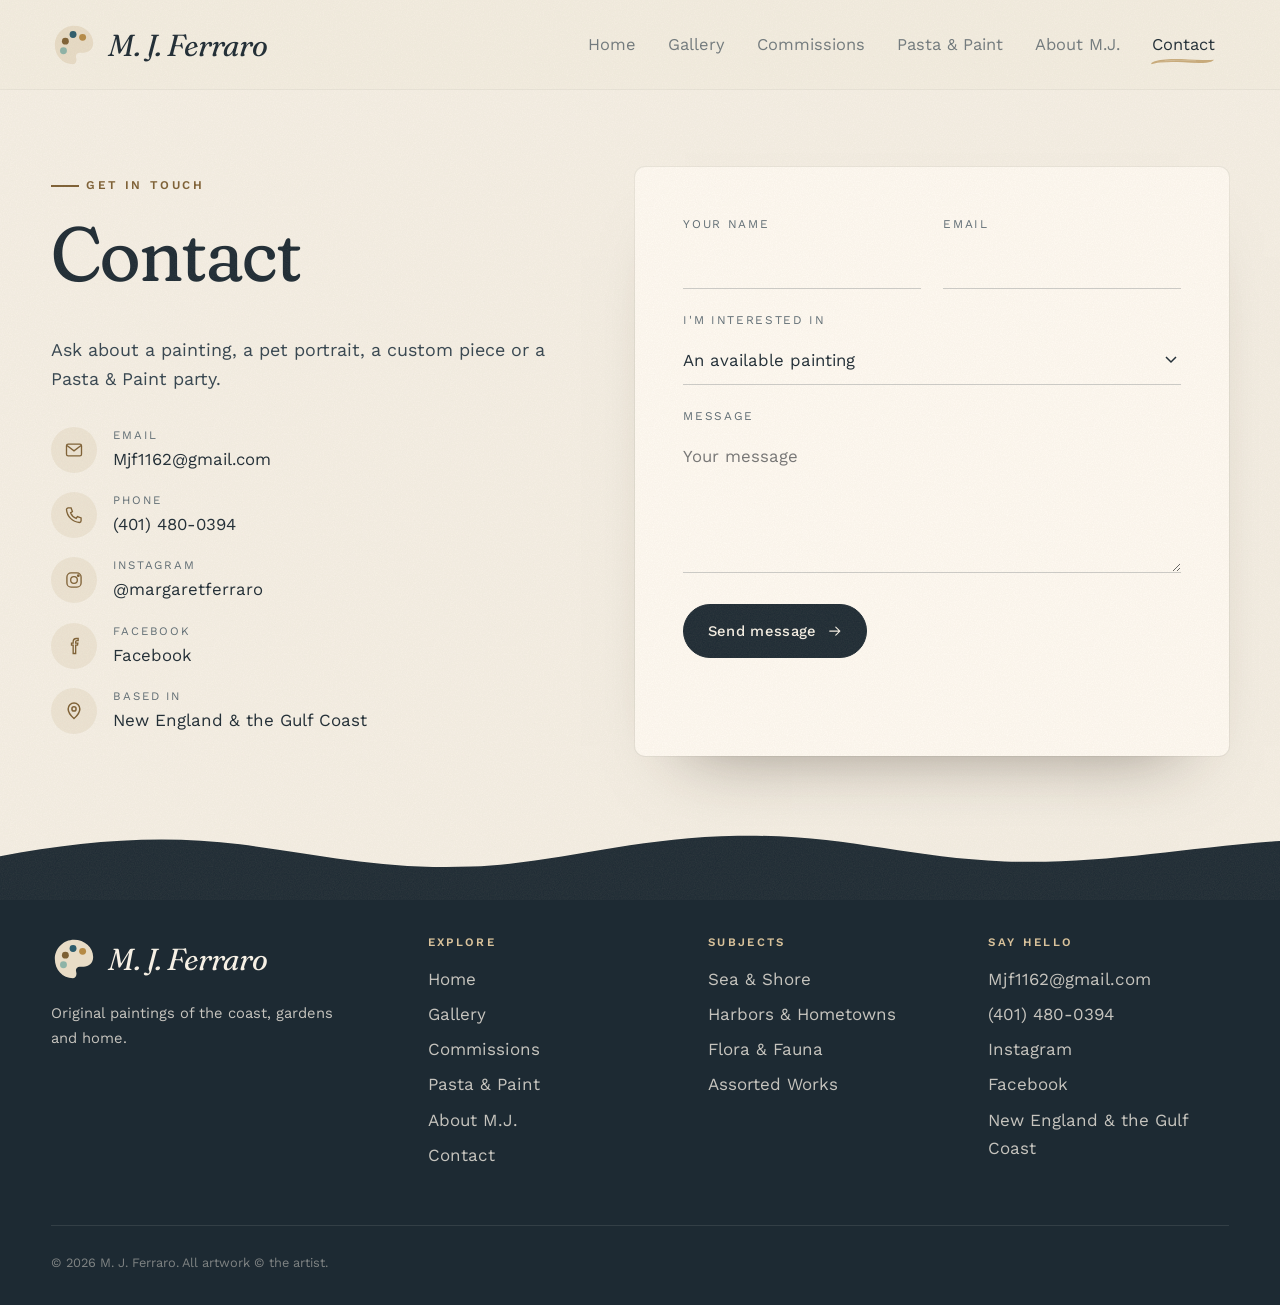
<file: contact.html>
<!doctype html>
<html lang="en">
<head>
  <meta charset="utf-8">
  <meta name="viewport" content="width=device-width, initial-scale=1">
  <title>Contact · M. J. Ferraro</title>
  <meta name="description" content="Ask about a painting, commission a pet portrait or book a Pasta & Paint party.">
  <link rel="icon" href="data:image/svg+xml,%3Csvg xmlns='http://www.w3.org/2000/svg' viewBox='0 0 48 48'%3E%3Cpath d='M24 4c11 0 20 8 20 18 0 7-5 10-10 10h-4c-2.5 0-4 1.8-4 4 0 1 .6 2 .6 3.2C26.6 42 25.4 44 23 44 12 44 4 35 4 24S13 4 24 4z' fill='%23e8dcc6'/%3E%3Ccircle cx='15' cy='20' r='3.6' fill='%237d5f33'/%3E%3Ccircle cx='23' cy='13' r='3.6' fill='%232c5b6b'/%3E%3Ccircle cx='33' cy='16' r='3.6' fill='%23b58a45'/%3E%3Ccircle cx='13' cy='30' r='3.6' fill='%238db3a7'/%3E%3C/svg%3E">
  <meta property="og:type" content="website">
  <meta property="og:url" content="https://mjferraro.com/contact.html">
  <meta property="og:title" content="Contact · M. J. Ferraro">
  <meta property="og:description" content="Ask about a painting, commission a pet portrait or book a Pasta & Paint party.">
  <meta property="og:image" content="https://mjferraro.com/images/full/birdhouses-of-dauphin-island-36x48-acrylic-on-gallery-wrapped-canvas.jpg">
  <meta name="twitter:card" content="summary_large_image">
  <link rel="preconnect" href="https://fonts.googleapis.com">
  <link rel="preconnect" href="https://fonts.gstatic.com" crossorigin>
  <link href="https://fonts.googleapis.com/css2?family=Caveat:wght@500;600&family=Fraunces:ital,opsz,wght,SOFT@0,9..144,300..600,100;1,9..144,300..600,100&family=Work+Sans:wght@400;500;600&display=swap" rel="stylesheet">
  <link rel="stylesheet" href="css/style.css?v=20261023173642">
</head>
<body data-page="contact" data-cta="off">
  <header id="site-header"></header>

  <main>
    <section class="page-hero" style="padding-bottom:clamp(72px,9vw,130px)">
      <div class="wrap contact-grid">
        <div>
          <span class="eyebrow reveal">Get in touch</span>
          <h1 class="reveal" style="--d:.08s">Contact</h1>
          <p class="lede reveal" style="--d:.16s">Ask about a painting, a pet portrait, a custom piece or a Pasta &amp; Paint party.</p>
          <!-- PLACEHOLDER contact details live in js/data.js (window.SITE) -->
          <ul class="contact-list reveal" style="--d:.22s">
            <li><span class="ico"><svg viewBox="0 0 24 24" fill="none" stroke="currentColor" stroke-width="1.6"><rect x="3" y="5" width="18" height="14" rx="2"/><path d="M3.5 6.5l8.5 6.5 8.5-6.5"/></svg></span><div><small>Email</small><a data-site="email" href="#"></a></div></li>
            <li><span class="ico"><svg viewBox="0 0 24 24" fill="none" stroke="currentColor" stroke-width="1.6"><path d="M5 3.5h3.5l1.6 4.4-2.2 1.5a11 11 0 0 0 6.7 6.7l1.5-2.2 4.4 1.6V19a2 2 0 0 1-2 2A17 17 0 0 1 3 5.5a2 2 0 0 1 2-2z"/></svg></span><div><small>Phone</small><a data-site="phone" href="#"></a></div></li>
            <li><span class="ico"><svg viewBox="0 0 24 24" fill="none" stroke="currentColor" stroke-width="1.6"><rect x="3.5" y="3.5" width="17" height="17" rx="5"/><circle cx="12" cy="12" r="4"/><circle cx="17.2" cy="6.8" r=".9" fill="currentColor"/></svg></span><div><small>Instagram</small><a data-site="instagram" href="#" target="_blank" rel="noopener"></a></div></li>
            <li><span class="ico"><svg viewBox="0 0 24 24" fill="none" stroke="currentColor" stroke-width="1.6"><path d="M14 8.5V7c0-.9.6-1.5 1.5-1.5H17V3h-2.2C12.7 3 11 4.7 11 6.8v1.7H9V11h2v10h3V11h2.2l.4-2.5H14z"/></svg></span><div><small>Facebook</small><a data-site="facebook" href="#" target="_blank" rel="noopener"></a></div></li>
            <li><span class="ico"><svg viewBox="0 0 24 24" fill="none" stroke="currentColor" stroke-width="1.8"><path d="M12 21s-7-6.2-7-11.5A7 7 0 0 1 19 9.5C19 14.8 12 21 12 21z"/><circle cx="12" cy="9.5" r="2.5"/></svg></span><div><small>Based in</small><span data-site="region"></span></div></li>
          </ul>
        </div>

        <form class="form-card reveal" id="contact-form" style="--d:.2s" novalidate>
          <input type="hidden" name="_subject" id="f-subject" value="New message from mjferraro.com">
          <input type="text" name="_gotcha" tabindex="-1" autocomplete="off" aria-hidden="true" style="position:absolute;left:-9999px">
          <div class="piece-chip" id="piece-chip"><img alt=""><div><small>Asking about</small><strong></strong></div></div>
          <div class="field-row">
            <div class="field"><label for="f-name">Your name</label><input id="f-name" name="name" autocomplete="name" required></div>
            <div class="field"><label for="f-email">Email</label><input id="f-email" name="email" type="email" autocomplete="email" required></div>
          </div>
          <div class="field">
            <label for="f-topic">I'm interested in</label>
            <select id="f-topic" name="topic">
              <option value="painting">An available painting</option>
              <option value="pet">A pet portrait</option>
              <option value="commission">A custom painting commission</option>
              <option value="custom">A painted keepsake or gift</option>
              <option value="pasta">A Pasta &amp; Paint party</option>
              <option value="other">Something else</option>
            </select>
          </div>
          <div class="field"><label for="f-msg">Message</label><textarea id="f-msg" name="message" required placeholder="Your message"></textarea></div>
          <button class="btn" type="submit">Send message
            <svg viewBox="0 0 24 24" fill="none" stroke="currentColor" stroke-width="1.6" stroke-linecap="round" stroke-linejoin="round"><path d="M4 12h15M13 6l6 6-6 6"/></svg></button>
          <p class="form-status" id="form-status" role="status"></p>
        </form>
      </div>
    </section>
  </main>

  <footer id="site-footer"></footer>

  <script src="js/data.js?v=20261023173642"></script>
  <script src="js/image-meta.js?v=20261023173642"></script>
  <script src="js/site.js?v=20261023173642"></script>
  <script>
  (function () {
    const { $, thumb } = window.Site;
    const q = new URLSearchParams(location.search);
    const topic = $("#f-topic"), msg = $("#f-msg");
    const piece = window.WORKS.find((w) => w.id === q.get("piece"));
    const like = window.WORKS.find((w) => w.id === q.get("like"));

    if (piece || like) {
      const w = piece || like, chip = $("#piece-chip");
      chip.classList.add("is-on");
      $("img", chip).src = thumb(w.img);
      $("strong", chip).textContent = w.title;
      if (like) $("small", chip).textContent = "Something like";
      topic.value = piece ? "painting" : "commission";
      msg.value = piece ? `Hi M. J., I'd love to know more about "${w.title}".` : `Hi M. J., I loved "${w.title}". Would you paint something similar?`;
    } else if (q.get("topic")) {
      topic.value = q.get("topic");
    }

    // Posts to Formspree when SITE.formspree is set (see js/data.js); with no ID
    // configured it falls back to opening the visitor's email app, as before.
    $("#contact-form").addEventListener("submit", async (e) => {
      e.preventDefault();
      const f = e.target, status = $("#form-status");
      const fail = (m) => { status.style.color = "var(--accent)"; status.textContent = m; };
      const draft = () => {
        const body = `${f.message.value}\n\n${f.name.value}\n${f.email.value}`;
        location.href = `mailto:${window.SITE.email}?subject=${encodeURIComponent(subject)}&body=${encodeURIComponent(body)}`;
      };
      if (!f.name.value.trim() || !/\S+@\S+\.\S+/.test(f.email.value) || !f.message.value.trim()) {
        return fail("Please add your name, a valid email and a short message.");
      }
      const subject = `${topic.options[topic.selectedIndex].text}${piece ? `: ${piece.title}` : ""}, from ${f.name.value}`;
      $("#f-subject").value = subject;

      if (!window.SITE.formspree) {                     // no backend configured yet
        draft();
        status.style.color = ""; status.textContent = "Opening your email app\u2026";
        return;
      }

      const btn = $("button[type=submit]", f);
      btn.disabled = true;
      status.style.color = ""; status.textContent = "Sending\u2026";
      try {
        // don't leave anyone staring at "Sending..." if the service is slow or hung
        const stop = new AbortController();
        const giveUp = setTimeout(() => stop.abort(), 12000);
        const r = await fetch(`https://formspree.io/f/${window.SITE.formspree}`, {
          method: "POST", headers: { Accept: "application/json" }, body: new FormData(f),
          signal: stop.signal,
        }).finally(() => clearTimeout(giveUp));
        if (!r.ok) throw new Error(r.status);
        f.reset();
        status.textContent = "Thank you \u2014 your message is on its way.";
      } catch (err) {
        fail(err.name === "AbortError"
          ? "That is taking too long. Opening your email app instead\u2026"
          : "That didn\u2019t send. Opening your email app instead\u2026");
        draft();                                        // never lose the message
      } finally {
        btn.disabled = false;
      }
    });
  })();
  </script>
</body>
</html>
</file>
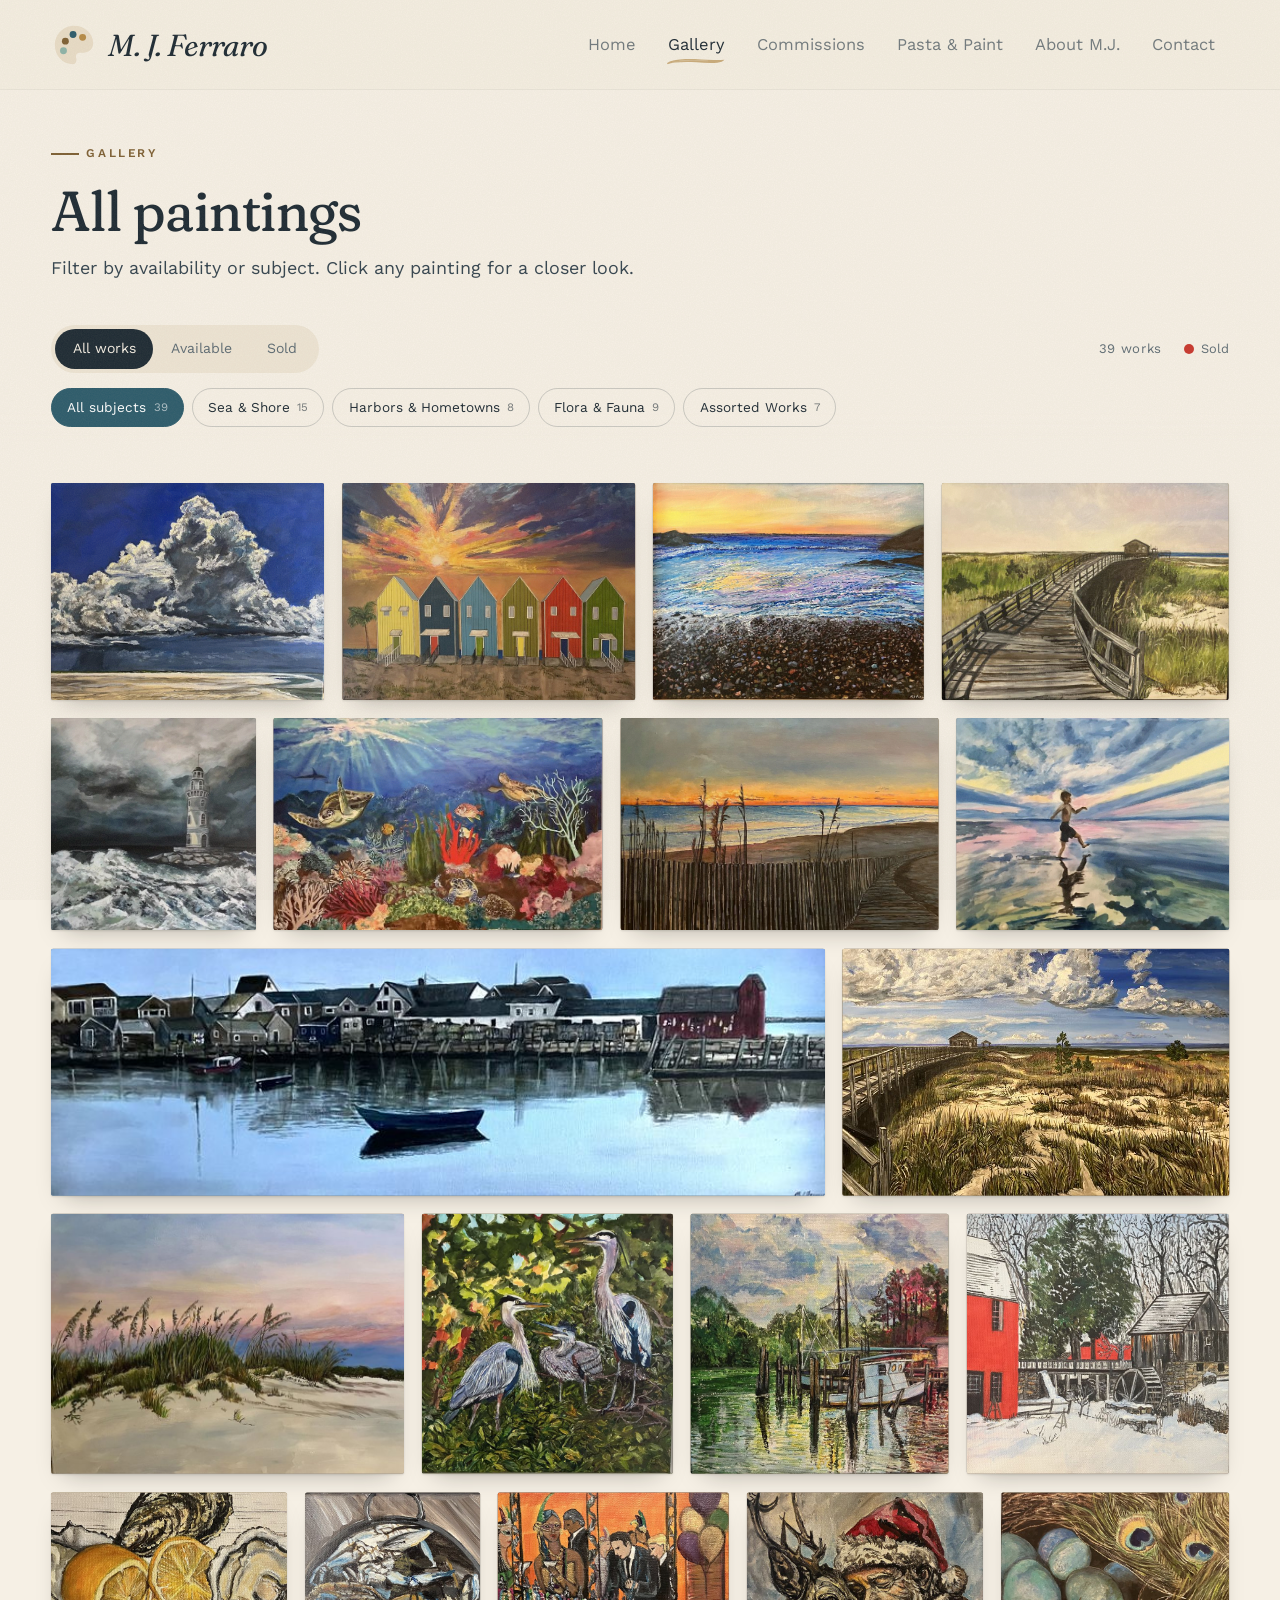
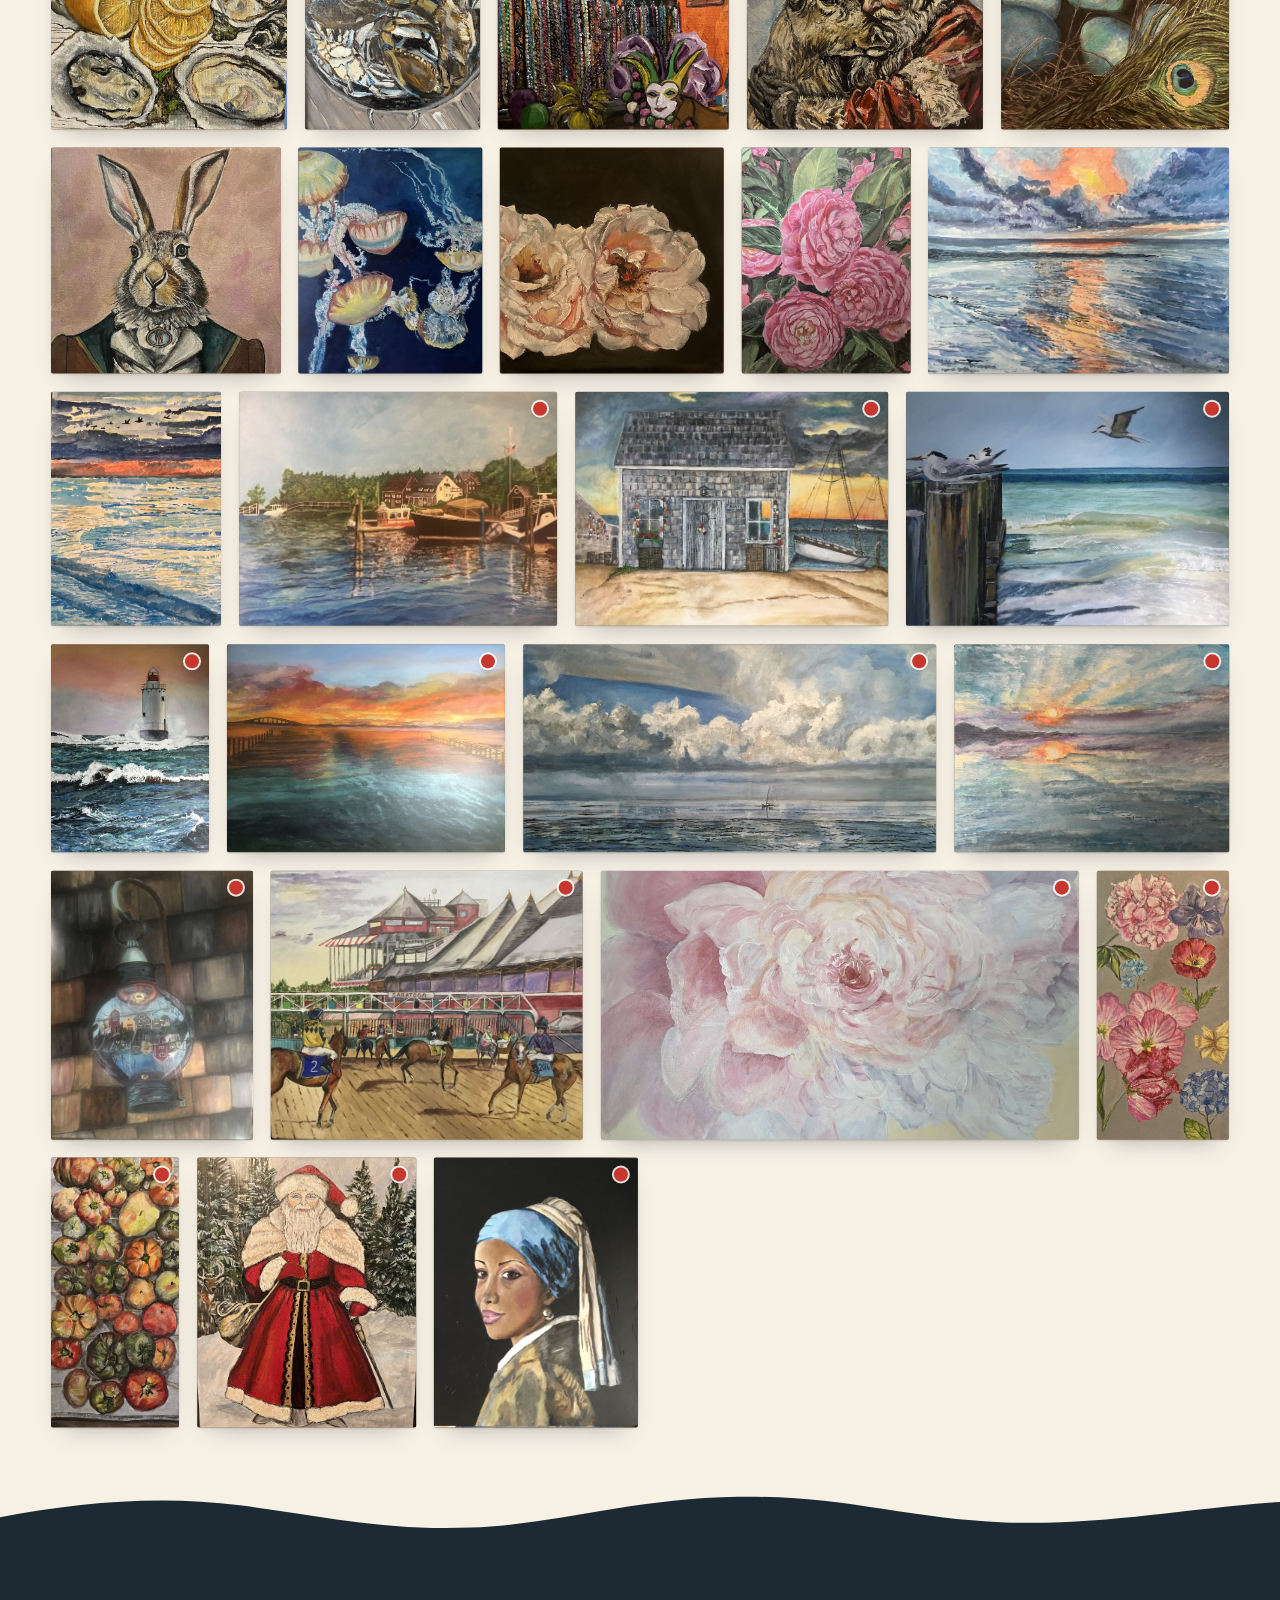
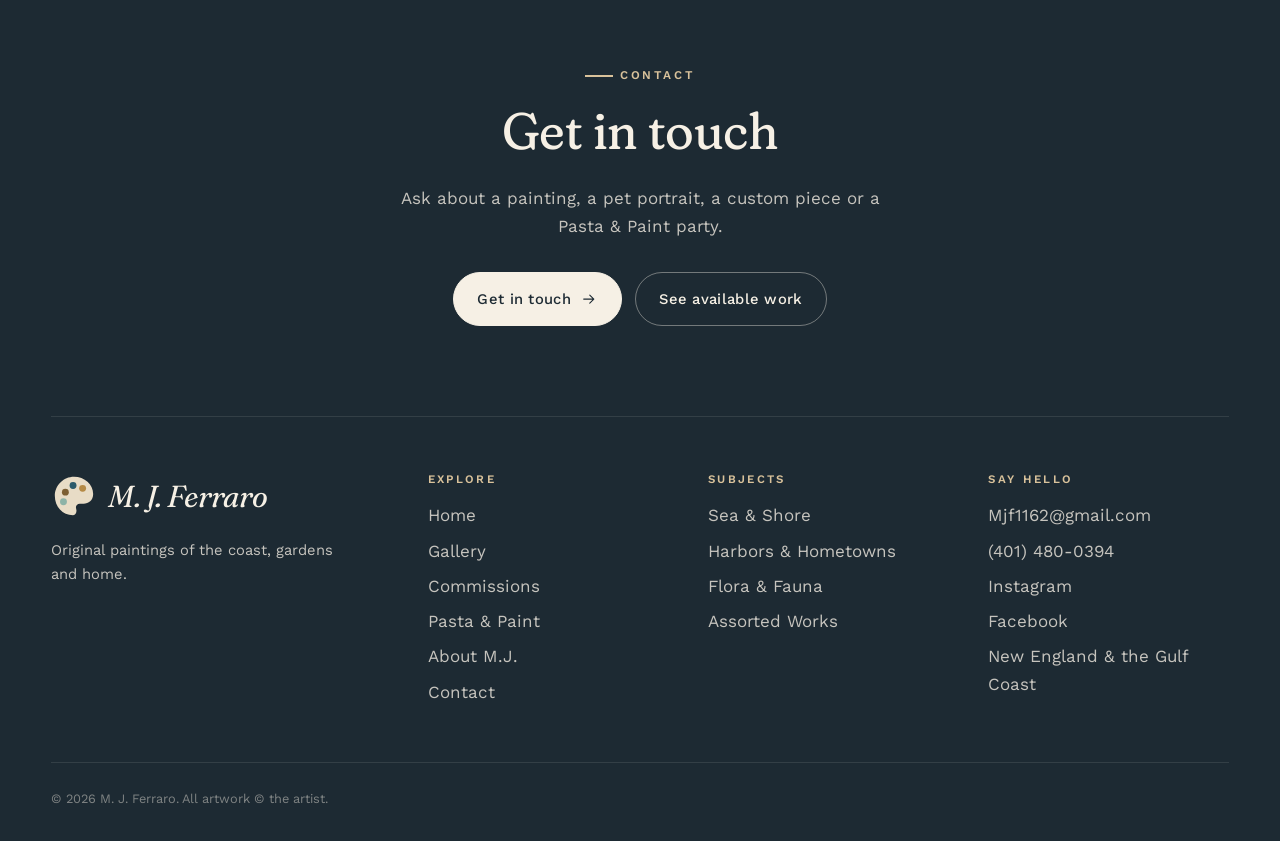
<file: gallery.html>
<!doctype html>
<html lang="en">
<head>
  <meta charset="utf-8">
  <meta name="viewport" content="width=device-width, initial-scale=1">
  <title>Gallery · M. J. Ferraro</title>
  <meta name="description" content="Browse original paintings by M. J. Ferraro: sea and shore, harbors and hometowns, flora and fauna, and assorted works.">
  <link rel="icon" href="data:image/svg+xml,%3Csvg xmlns='http://www.w3.org/2000/svg' viewBox='0 0 48 48'%3E%3Cpath d='M24 4c11 0 20 8 20 18 0 7-5 10-10 10h-4c-2.5 0-4 1.8-4 4 0 1 .6 2 .6 3.2C26.6 42 25.4 44 23 44 12 44 4 35 4 24S13 4 24 4z' fill='%23e8dcc6'/%3E%3Ccircle cx='15' cy='20' r='3.6' fill='%237d5f33'/%3E%3Ccircle cx='23' cy='13' r='3.6' fill='%232c5b6b'/%3E%3Ccircle cx='33' cy='16' r='3.6' fill='%23b58a45'/%3E%3Ccircle cx='13' cy='30' r='3.6' fill='%238db3a7'/%3E%3C/svg%3E">
  <meta property="og:type" content="website">
  <meta property="og:url" content="https://mjferraro.com/gallery.html">
  <meta property="og:title" content="Gallery · M. J. Ferraro">
  <meta property="og:description" content="Browse original paintings by M. J. Ferraro: sea and shore, harbors and hometowns, flora and fauna, and assorted works.">
  <meta property="og:image" content="https://mjferraro.com/images/full/birdhouses-of-dauphin-island-36x48-acrylic-on-gallery-wrapped-canvas.jpg">
  <meta name="twitter:card" content="summary_large_image">
  <link rel="preconnect" href="https://fonts.googleapis.com">
  <link rel="preconnect" href="https://fonts.gstatic.com" crossorigin>
  <link href="https://fonts.googleapis.com/css2?family=Caveat:wght@500;600&family=Fraunces:ital,opsz,wght,SOFT@0,9..144,300..600,100;1,9..144,300..600,100&family=Work+Sans:wght@400;500;600&display=swap" rel="stylesheet">
  <link rel="stylesheet" href="css/style.css?v=20261023173642">
</head>
<body data-page="gallery">
  <header id="site-header"></header>

  <main>
    <section class="page-hero">
      <div class="wrap">
        <span class="eyebrow reveal">Gallery</span>
        <h1 class="reveal" style="--d:.08s">All paintings</h1>
        <p class="lede reveal" style="--d:.16s">Filter by availability or subject. Click any painting for a closer look.</p>
      </div>
    </section>

    <div class="filters">
      <div class="wrap">
        <div class="filters__row">
          <div class="segmented" role="group" aria-label="Availability" id="status-filter">
            <span class="segmented__pill"></span>
            <button type="button" data-status="all" aria-pressed="true">All works</button>
            <button type="button" data-status="available" aria-pressed="false">Available</button>
            <button type="button" data-status="sold" aria-pressed="false">Sold</button>
          </div>
          <div class="legend"><span class="count" id="count"></span><span><i style="background:var(--sold)"></i>Sold</span></div>
        </div>
        <div class="chips" id="subject-filter" role="group" aria-label="Subject" style="margin-top:.9rem"></div>
      </div>
    </div>

    <section class="wrap">
      <p class="subject-note" id="subject-note"></p>
      <div class="wall" id="wall"></div>
    </section>
  </main>

  <footer id="site-footer"></footer>

  <script src="js/data.js?v=20261023173642"></script>
  <script src="js/image-meta.js?v=20261023173642"></script>
  <script src="js/site.js?v=20261023173642"></script>
  <script src="js/viewer.js?v=20261023173642"></script>
  <script>
  (function () {
    const { $, $$, esc, thumb, ratio, color, sizeText, statusText, lazyFade } = window.Site;
    const WORKS = window.WORKS, CATEGORIES = window.CATEGORIES;
    const wall = $("#wall");
    const state = { status: "all", subject: "all" };

    // read #status=available&subject=shore
    const readHash = () => {
      const p = new URLSearchParams(location.hash.slice(1));
      state.status = ["available", "sold"].includes(p.get("status")) ? p.get("status") : "all";
      state.subject = CATEGORIES.some((c) => c.id === p.get("subject")) ? p.get("subject") : "all";
    };
    const writeHash = () => {
      const p = new URLSearchParams();
      if (state.status !== "all") p.set("status", state.status);
      if (state.subject !== "all") p.set("subject", state.subject);
      history.replaceState(null, "", p.toString() ? "#" + p : location.pathname);
    };

    // tiles
    wall.innerHTML = WORKS.map((w, i) => `
      <button class="tile" type="button" data-i="${i}" style="--c:${color(w.img)}" aria-label="${esc(w.title)}, ${statusText(w)}">
        <span class="tile__inner"><img src="${thumb(w.img)}" alt="${esc(w.title)}" loading="lazy">
        <span class="tile__cap"><strong>${esc(w.title)}</strong><span>${[sizeText(w), w.medium].filter(Boolean).map(esc).join(" · ")}</span></span></span>
        ${w.status === "sold" ? '<i class="red-dot" aria-hidden="true"></i>' : ""}
      </button>`).join("");
    const tiles = $$(".tile", wall);
    tiles.forEach((t) => lazyFade($("img", t)));

    const visibleWorks = () => WORKS.filter((w) => (state.status === "all" || w.status === state.status) && (state.subject === "all" || w.category === state.subject));

    let lastW = 0;
    function layout() {
      const W = wall.clientWidth;
      // A first pass can land before the wall has a width (fonts, slow stylesheet, a
      // hidden tab). Writing NaN sizes then leaves every tile unsized and the wall
      // collapses to a column; bail out and let the ResizeObserver below run it again.
      if (!W) return;
      lastW = W;
      const gap = W < 600 ? 10 : 18;
      const targetH = W < 600 ? 150 : W < 1000 ? 210 : 270;
      const vis = new Set(visibleWorks());
      let row = [], sum = 0, y = 0;
      const place = (items, h) => {
        let x = 0;
        items.forEach(({ t, r }) => {
          const w = r * h;
          t.style.transform = `translate(${x}px, ${y}px)`;
          t.style.width = w + "px"; t.style.height = h + "px";
          x += w + gap;
        });
        y += h + gap;
      };
      tiles.forEach((t, i) => {
        const w = WORKS[i];
        if (!vis.has(w)) { t.classList.add("is-hidden"); t.tabIndex = -1; return; }
        t.classList.remove("is-hidden"); t.tabIndex = 0;
        const r = ratio(w.img);
        row.push({ t, r: isFinite(r) && r > 0 ? r : 1 }); sum += isFinite(r) && r > 0 ? r : 1;
        const rowW = sum * targetH + gap * (row.length - 1);
        if (rowW >= W) {
          place(row, (W - gap * (row.length - 1)) / sum);
          row = []; sum = 0;
        }
      });
      if (row.length) place(row, Math.min(targetH, (W - gap * (row.length - 1)) / sum));
      wall.style.height = Math.max(0, y - gap) + "px";
      $("#count").textContent = `${vis.size} ${vis.size === 1 ? "work" : "works"}`;
    }

    // status segmented control with sliding pill
    const seg = $("#status-filter"), pill = $(".segmented__pill", seg);
    const movePill = () => {
      const b = $(`[data-status="${state.status}"]`, seg);
      // same first-paint race as the wall: a zero measurement would leave the pill
      // invisible, so skip it and let the observer below run once there is a width
      if (!b.offsetWidth) return;
      pill.style.width = b.offsetWidth + "px";
      pill.style.transform = `translateX(${b.offsetLeft}px)`;
    };
    $$("button", seg).forEach((b) => b.addEventListener("click", () => { state.status = b.dataset.status; update(); }));

    // subject chips
    const chips = $("#subject-filter");
    chips.innerHTML = `<button class="chip" type="button" data-subject="all">All subjects <small>${WORKS.length}</small></button>` +
      CATEGORIES.map((c) => `<button class="chip" type="button" data-subject="${c.id}">${esc(c.name)} <small>${WORKS.filter((w) => w.category === c.id).length}</small></button>`).join("");
    $$(".chip", chips).forEach((b) => b.addEventListener("click", () => { state.subject = b.dataset.subject; update(); }));

    function update() {
      $$("button", seg).forEach((b) => b.setAttribute("aria-pressed", b.dataset.status === state.status));
      $$(".chip", chips).forEach((b) => b.setAttribute("aria-pressed", b.dataset.subject === state.subject));
      const c = CATEGORIES.find((x) => x.id === state.subject);
      $("#subject-note").textContent = c ? c.blurb : "";
      movePill(); layout(); writeHash();
    }

    tiles.forEach((t, i) => t.addEventListener("click", () => {
      const list = visibleWorks(), at = list.indexOf(WORKS[i]);
      if (at >= 0) window.Viewer.open(list, at, $("img", t));
    }));

    addEventListener("hashchange", () => { readHash(); update(); });
    let rt; addEventListener("resize", () => { clearTimeout(rt); rt = setTimeout(update, 80); });
    // re-run once the wall actually has a width, and on any later width change
    if (window.ResizeObserver) {
      new ResizeObserver(() => {
        const W = wall.clientWidth;
        if (W && W !== lastW) layout();               // width only: our own height write must not loop
      }).observe(wall);
      new ResizeObserver(movePill).observe(seg);      // the pill tracks the buttons' real width
    }
    addEventListener("load", () => { layout(); movePill(); });
    document.fonts && document.fonts.ready.then(() => { layout(); movePill(); });
    readHash();
    // first layout without the slide-in transition
    tiles.forEach((t) => (t.style.transition = "none"));
    update();
    requestAnimationFrame(() => requestAnimationFrame(() => tiles.forEach((t) => (t.style.transition = ""))));
    document.fonts && document.fonts.ready.then(movePill);
  })();
  </script>
</body>
</html>
</file>
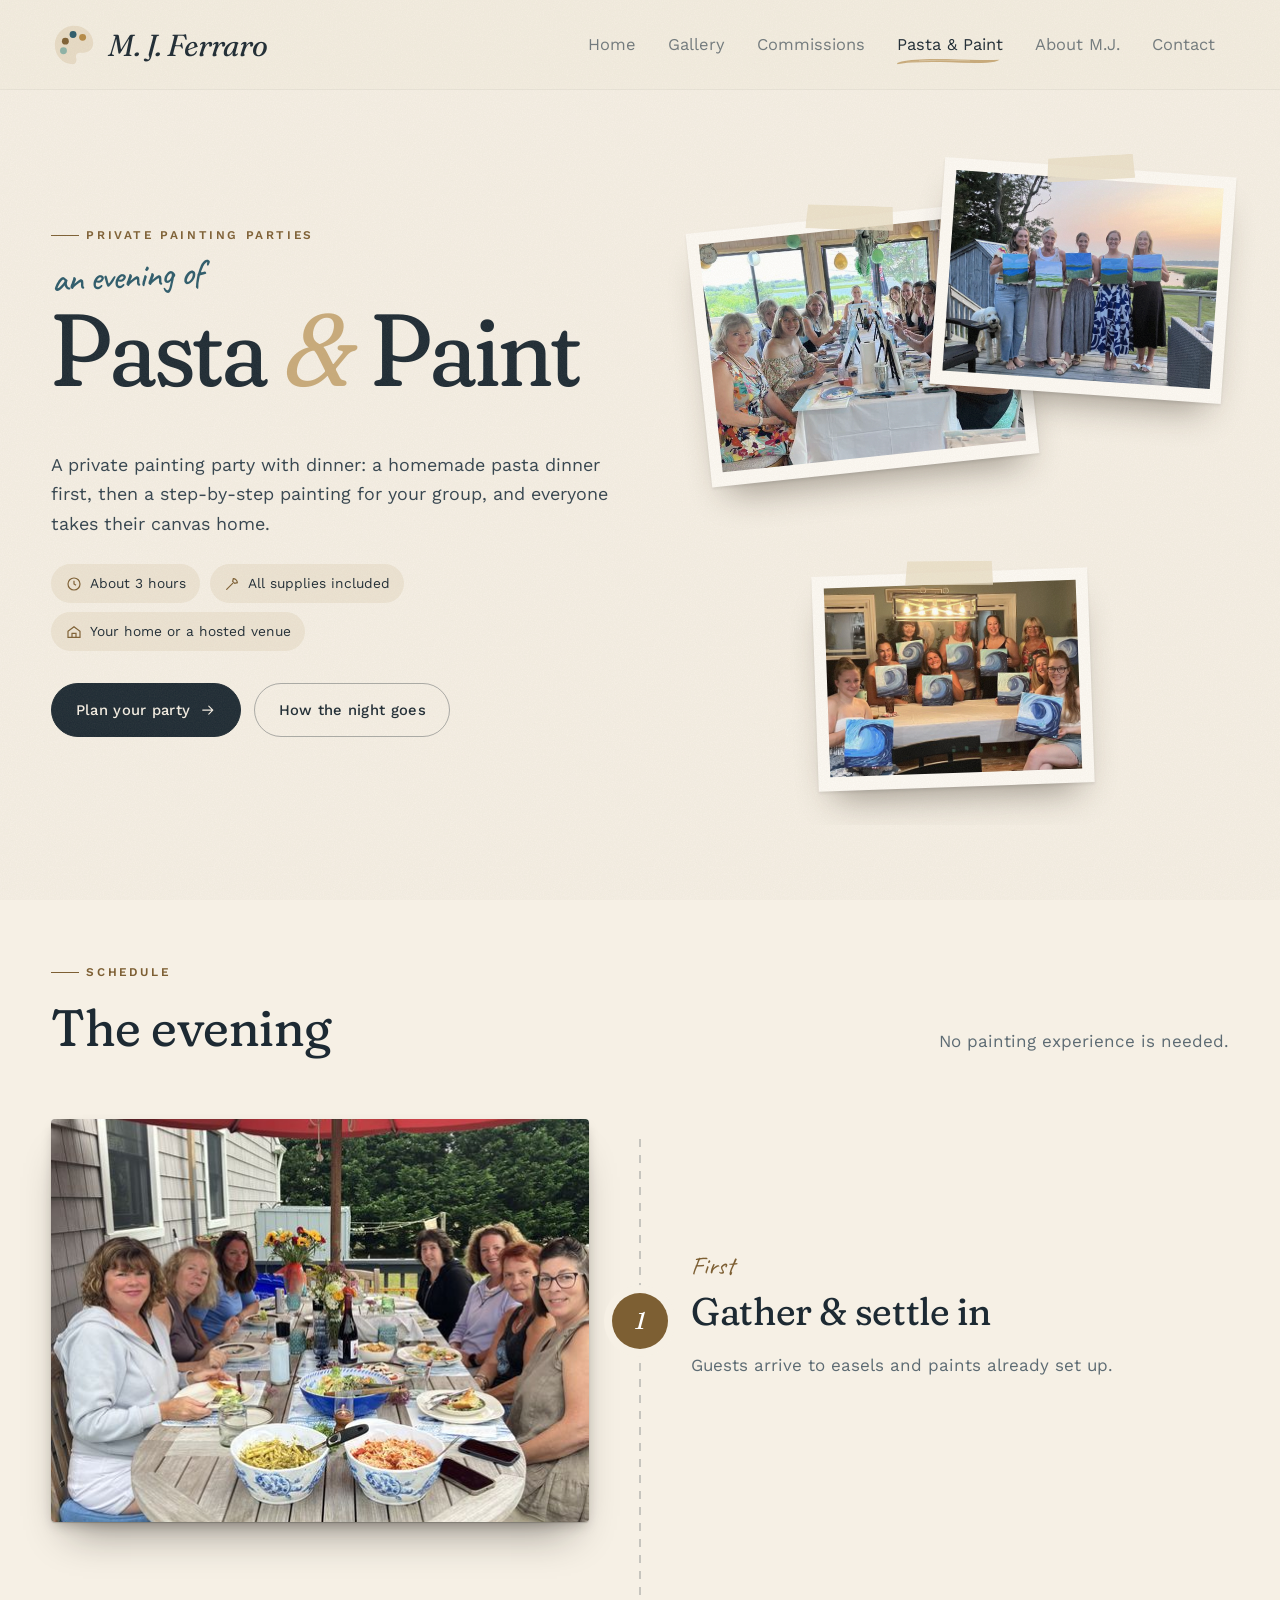
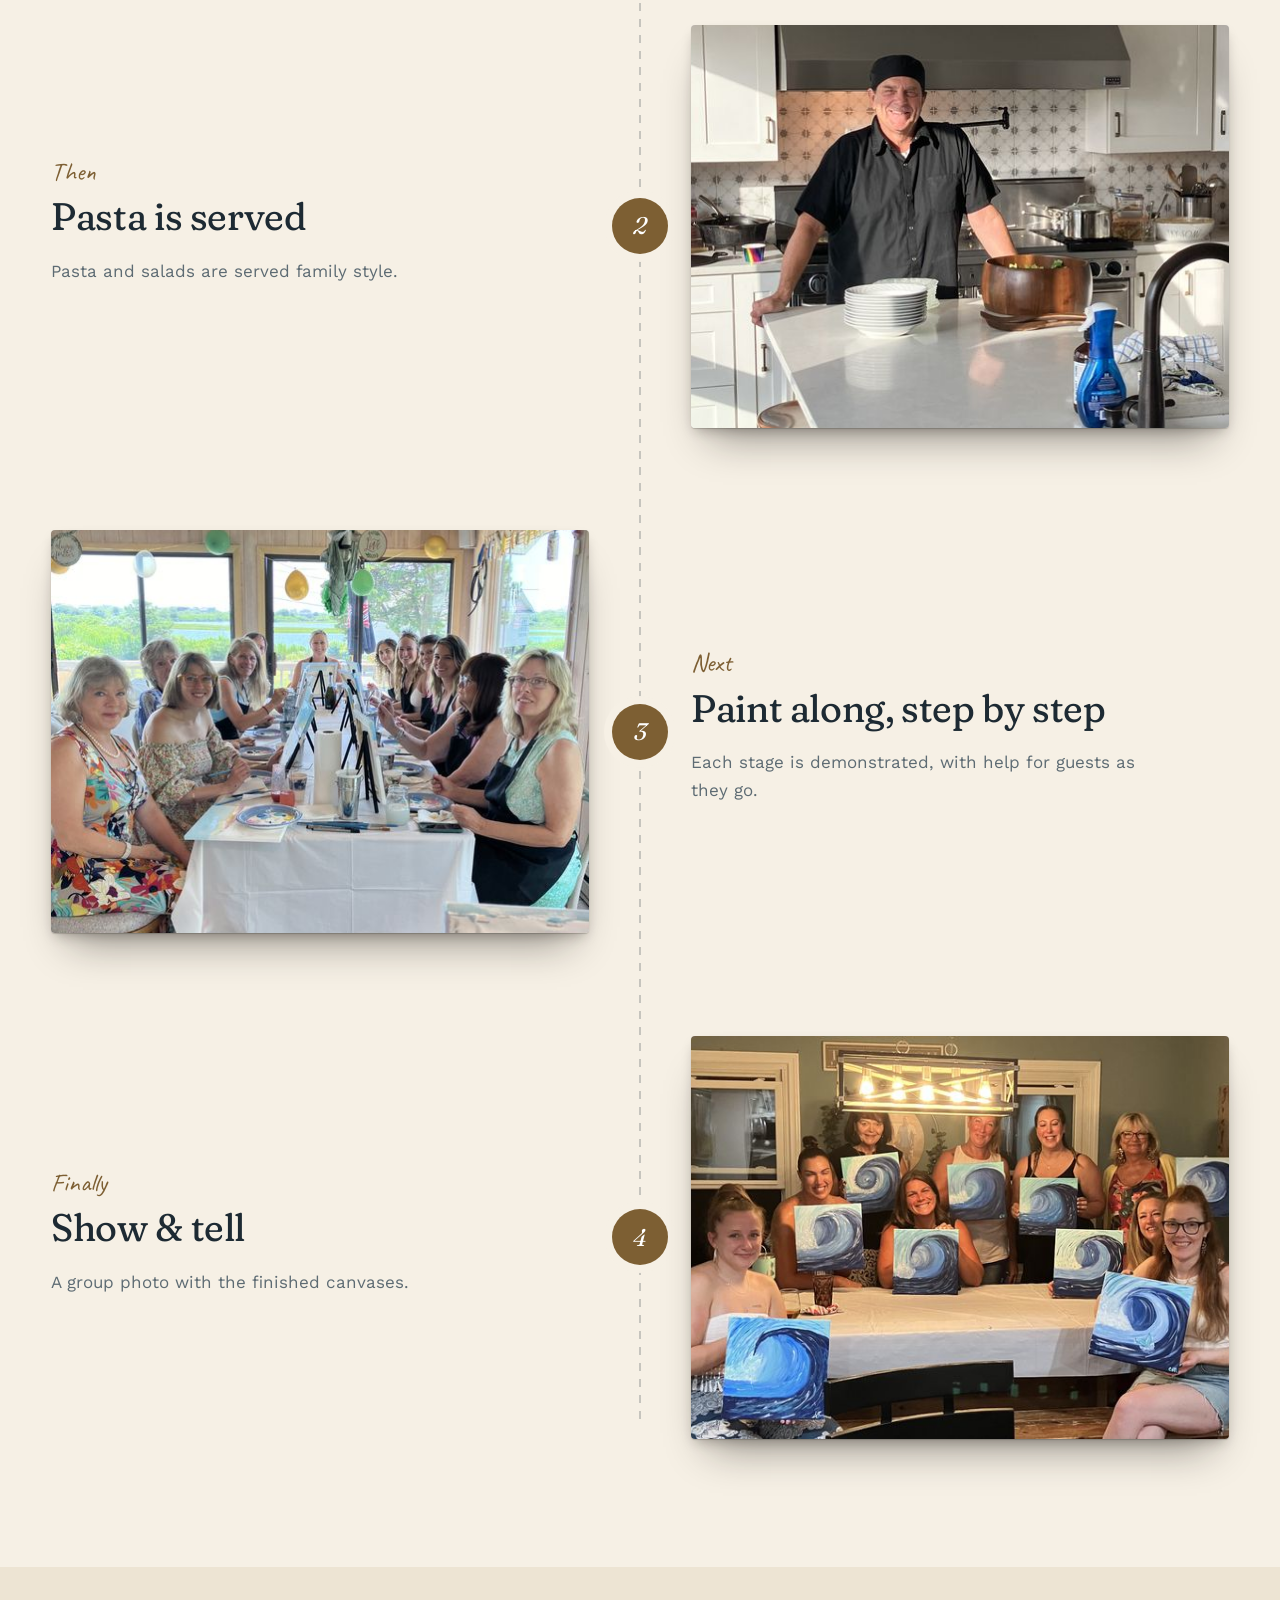
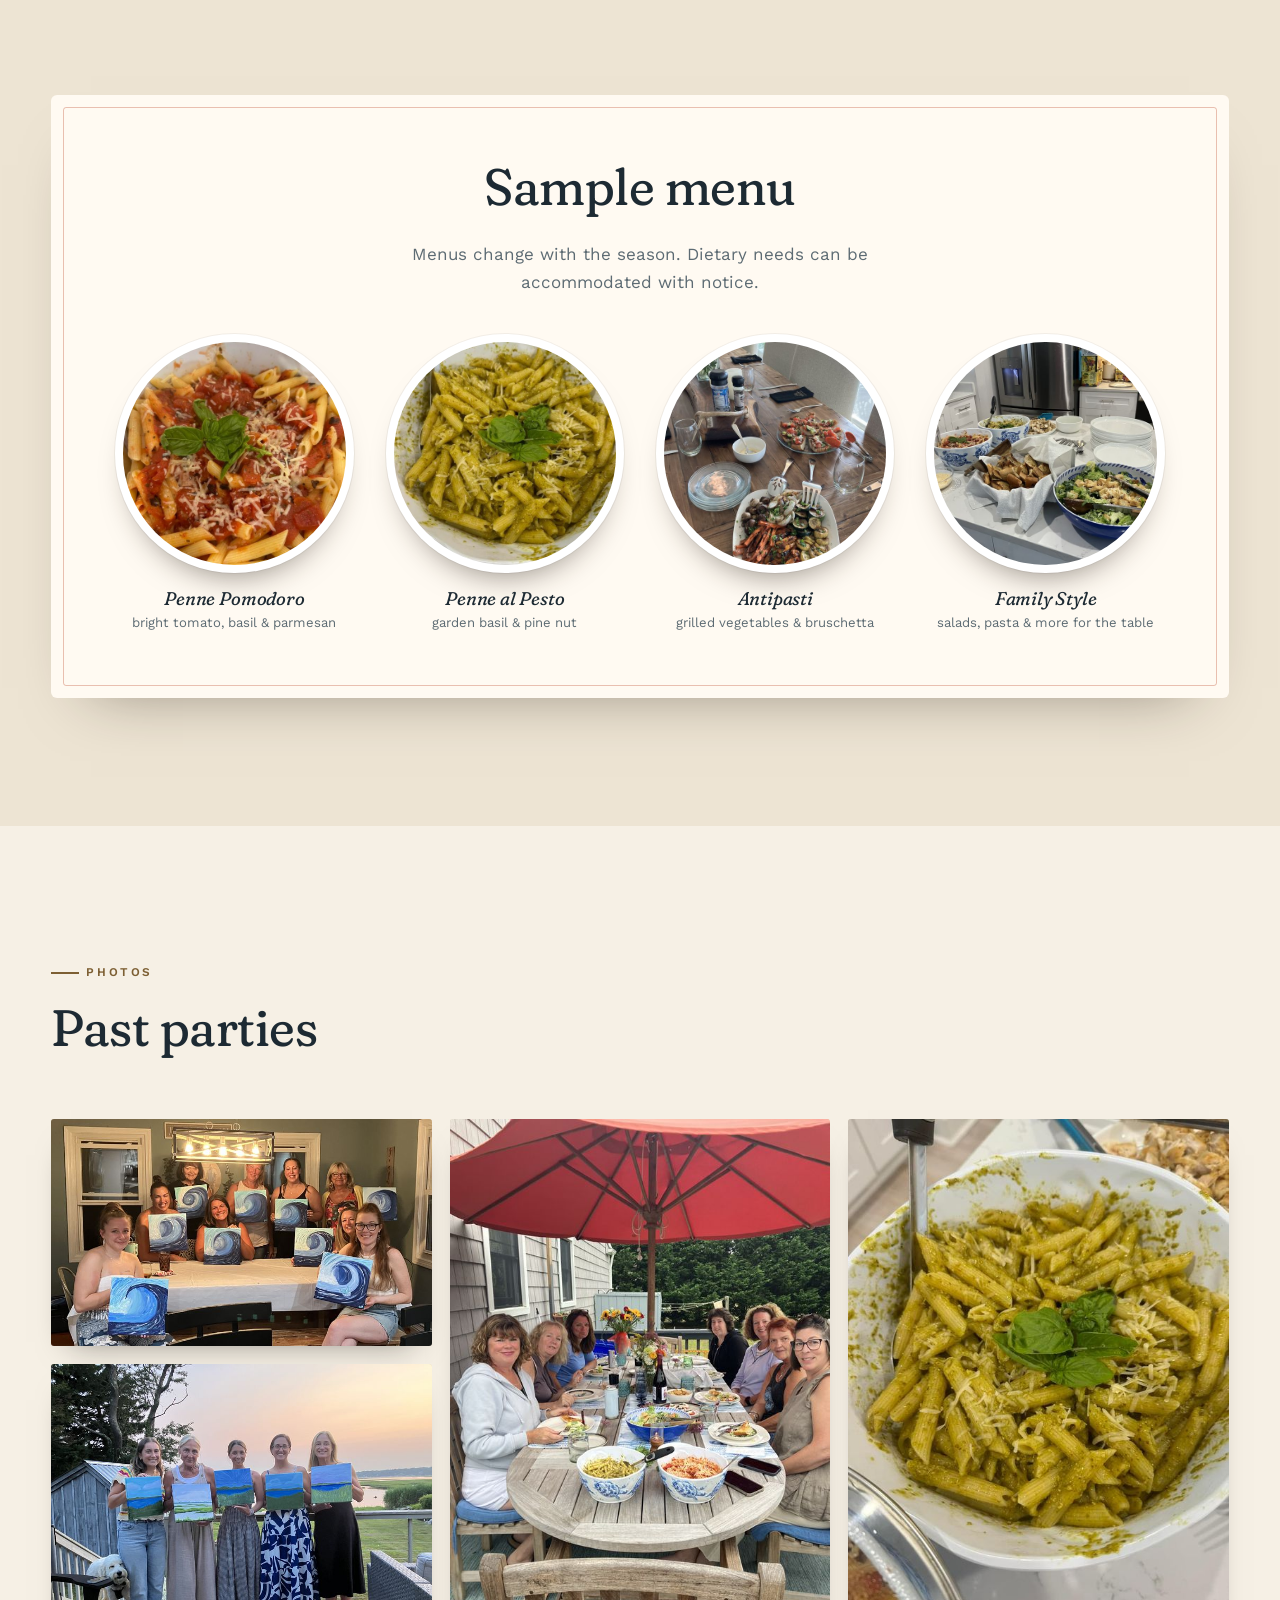
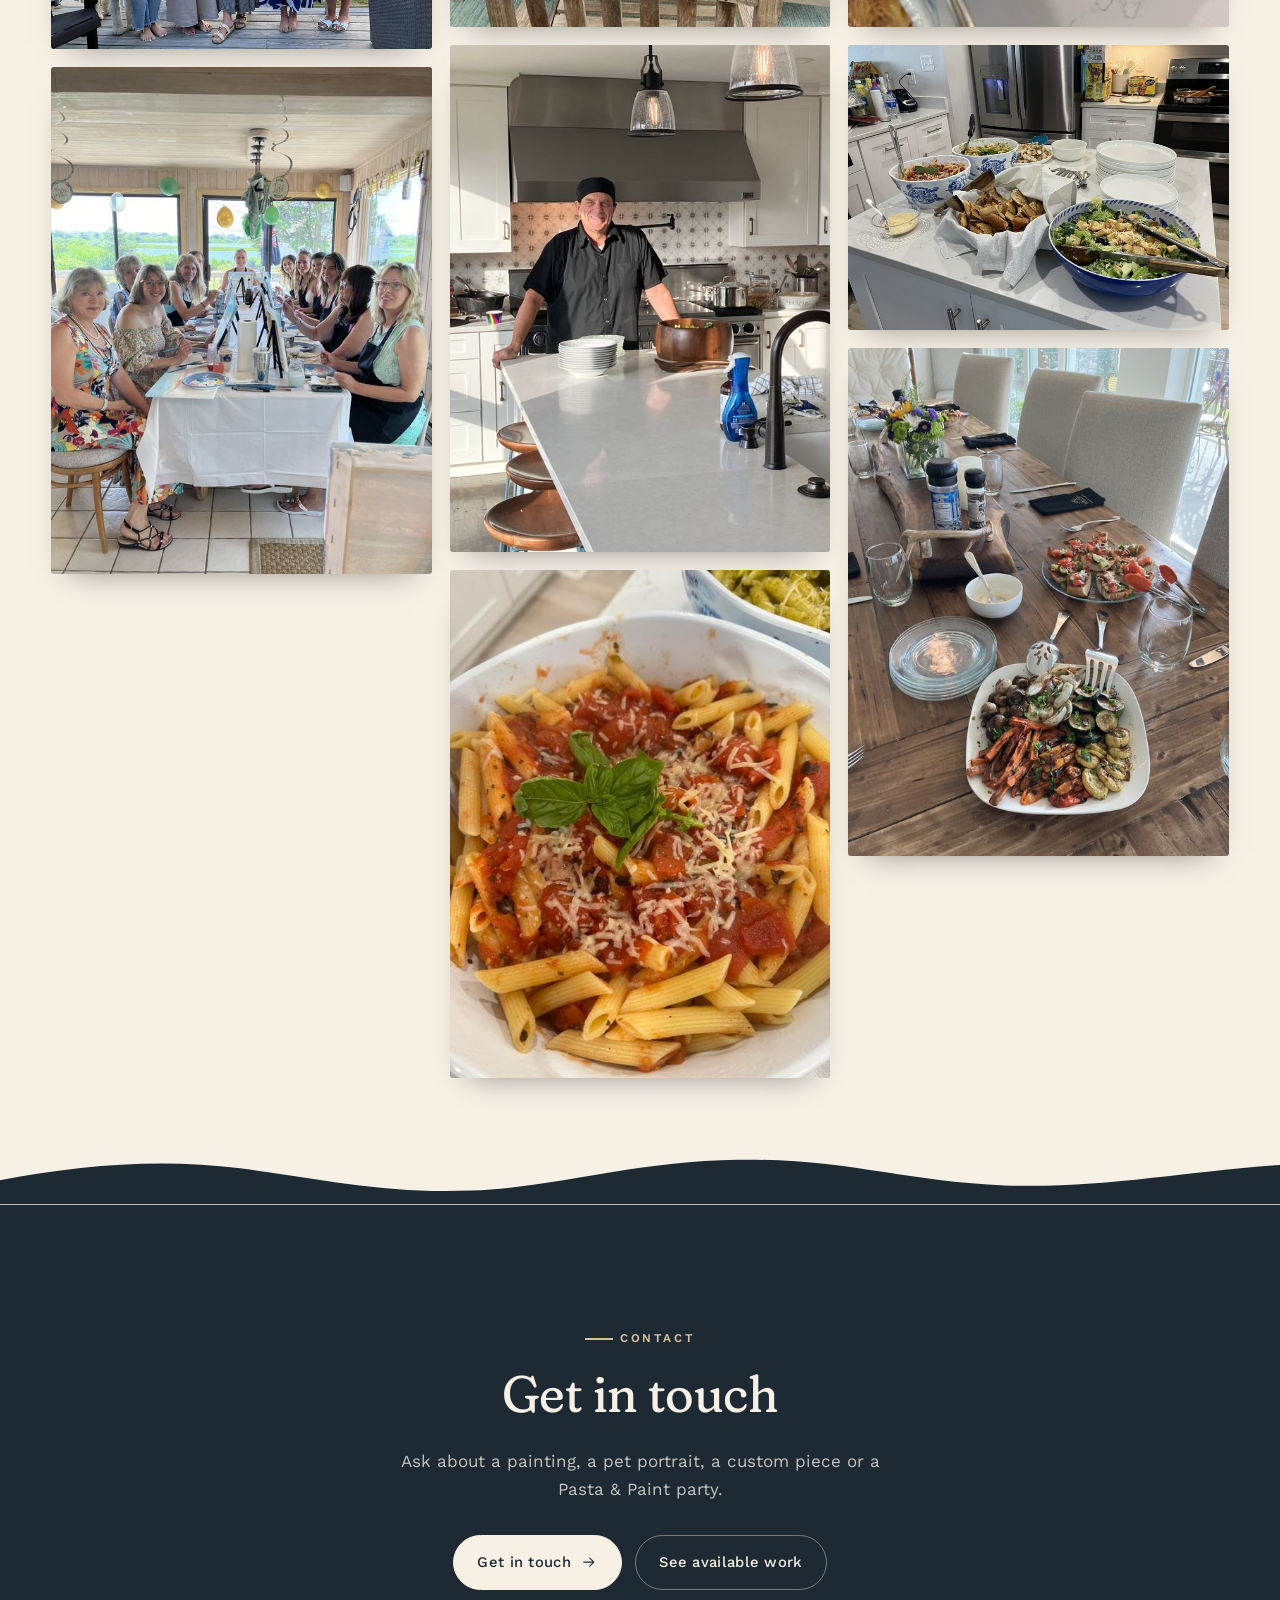
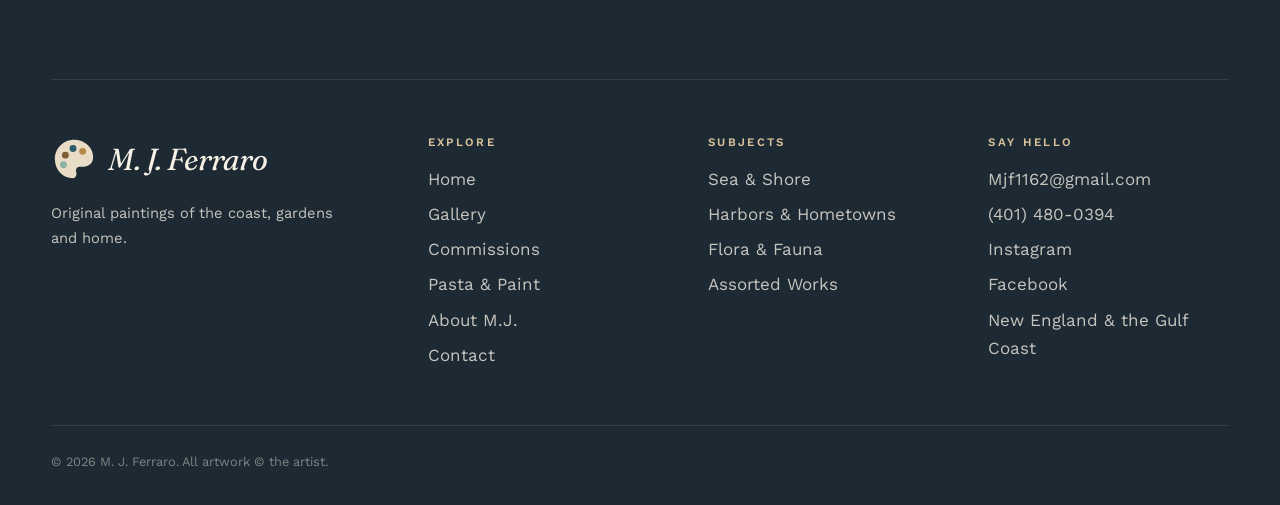
<file: pasta-and-paint.html>
<!doctype html>
<html lang="en">
<head>
  <meta charset="utf-8">
  <meta name="viewport" content="width=device-width, initial-scale=1">
  <title>Pasta &amp; Paint · M. J. Ferraro</title>
  <meta name="description" content="Pasta & Paint parties: a homemade pasta dinner followed by a guided painting lesson for your group.">
  <link rel="icon" href="data:image/svg+xml,%3Csvg xmlns='http://www.w3.org/2000/svg' viewBox='0 0 48 48'%3E%3Cpath d='M24 4c11 0 20 8 20 18 0 7-5 10-10 10h-4c-2.5 0-4 1.8-4 4 0 1 .6 2 .6 3.2C26.6 42 25.4 44 23 44 12 44 4 35 4 24S13 4 24 4z' fill='%23e8dcc6'/%3E%3Ccircle cx='15' cy='20' r='3.6' fill='%237d5f33'/%3E%3Ccircle cx='23' cy='13' r='3.6' fill='%232c5b6b'/%3E%3Ccircle cx='33' cy='16' r='3.6' fill='%23b58a45'/%3E%3Ccircle cx='13' cy='30' r='3.6' fill='%238db3a7'/%3E%3C/svg%3E">
  <meta property="og:type" content="website">
  <meta property="og:url" content="https://mjferraro.com/pasta-and-paint.html">
  <meta property="og:title" content="Pasta &amp; Paint · M. J. Ferraro">
  <meta property="og:description" content="Pasta & Paint parties: a homemade pasta dinner followed by a guided painting lesson for your group.">
  <meta property="og:image" content="https://mjferraro.com/images/full/birdhouses-of-dauphin-island-36x48-acrylic-on-gallery-wrapped-canvas.jpg">
  <meta name="twitter:card" content="summary_large_image">
  <link rel="preconnect" href="https://fonts.googleapis.com">
  <link rel="preconnect" href="https://fonts.gstatic.com" crossorigin>
  <link href="https://fonts.googleapis.com/css2?family=Caveat:wght@500;600&family=Fraunces:ital,opsz,wght,SOFT@0,9..144,300..600,100;1,9..144,300..600,100&family=Work+Sans:wght@400;500;600&display=swap" rel="stylesheet">
  <link rel="stylesheet" href="css/style.css?v=20261023173642">
</head>
<body data-page="pasta">
  <header id="site-header"></header>

  <main>
    <section class="page-hero pp-hero">
      <div class="wrap split">
        <div>
          <span class="eyebrow reveal">Private painting parties</span>
          <h1 class="reveal" style="--d:.08s"><span class="hand">an evening of</span>Pasta <span class="amp">&amp;</span> Paint</h1>
          <p class="lede reveal" style="--d:.16s">A private painting party with dinner: a homemade pasta dinner first, then a step-by-step painting for your group, and everyone takes their canvas home.</p>
          <!-- PLACEHOLDER details: confirm length and location with M. J. Ferraro -->
          <div class="facts reveal" style="--d:.22s">
            <span class="fact"><svg viewBox="0 0 24 24" fill="none" stroke="currentColor" stroke-width="1.8"><circle cx="12" cy="12" r="9"/><path d="M12 7v5l3 2"/></svg>About 3 hours</span>
            <span class="fact"><svg viewBox="0 0 24 24" fill="none" stroke="currentColor" stroke-width="1.8" stroke-linecap="round"><path d="M4 20l9-9M14 4c3 0 6 3 6 6l-4 1-3-3z"/></svg>All supplies included</span>
            <span class="fact"><svg viewBox="0 0 24 24" fill="none" stroke="currentColor" stroke-width="1.8"><path d="M3 11l9-7 9 7v9H3z"/><path d="M9 20v-6h6v6"/></svg>Your home or a hosted venue</span>
          </div>
          <div class="btn-row reveal" style="--d:.28s">
            <a class="btn" href="contact.html?topic=pasta">Plan your party
              <svg viewBox="0 0 24 24" fill="none" stroke="currentColor" stroke-width="1.6" stroke-linecap="round" stroke-linejoin="round"><path d="M4 12h15M13 6l6 6-6 6"/></svg></a>
            <a class="btn btn--ghost" href="#evening">How the night goes</a>
          </div>
        </div>
        <div class="pp-stack reveal" id="pp-stack" style="--d:.2s"></div>
      </div>
    </section>

    <section class="section" id="evening">
      <div class="wrap">
        <div class="section-head">
          <div>
            <span class="eyebrow reveal">Schedule</span>
            <h2 class="reveal" style="--d:.08s">The evening</h2>
          </div>
          <p class="reveal" style="--d:.16s">No painting experience is needed.</p>
        </div>
        <div class="timeline" id="timeline"></div>
      </div>
    </section>

    <section class="section section--sand">
      <div class="wrap">
        <div class="menu-card reveal">
          <h2>Sample menu</h2>
          <p style="text-align:center;color:var(--ink-soft);max-width:52ch;margin:0 auto">Menus change with the season. Dietary needs can be accommodated with notice.</p>
          <div class="menu-grid" id="menu"></div>
        </div>
      </div>
    </section>

    <section class="section">
      <div class="wrap">
        <div class="section-head">
          <div>
            <span class="eyebrow reveal">Photos</span>
            <h2 class="reveal" style="--d:.08s">Past parties</h2>
          </div>
        </div>
        <div class="photo-grid reveal" id="photo-grid"></div>
      </div>
    </section>

  </main>

  <footer id="site-footer"></footer>

  <script src="js/data.js?v=20261023173642"></script>
  <script src="js/image-meta.js?v=20261023173642"></script>
  <script src="js/site.js?v=20261023173642"></script>
  <script src="js/viewer.js?v=20261023173642"></script>
  <script>
  (function () {
    const { $, $$, esc, thumb } = window.Site;
    const pasta = window.Site.pastaItems();
    const idx = (id) => pasta.findIndex((p) => p.id === id);
    const open = (i, el) => window.Viewer.open(pasta, i, $("img", el) || el);

    $("#pp-stack").innerHTML = ["pp-table", "pp-sunset", "pp-waves"].map((id) => {
      const i = idx(id), p = pasta[i];
      return `<button class="polaroid polaroid--plain" type="button" data-i="${i}"><img src="${thumb(p.img)}" alt="${esc(p.caption)}"></button>`;
    }).join("");

    const moments = [
      ["pp-deck", "First", "Gather & settle in", "Guests arrive to easels and paints already set up."],
      ["pp-chef", "Then", "Pasta is served", "Pasta and salads are served family style."],
      ["pp-table", "Next", "Paint along, step by step", "Each stage is demonstrated, with help for guests as they go."],
      ["pp-waves", "Finally", "Show & tell", "A group photo with the finished canvases."],
    ];
    $("#timeline").innerHTML = moments.map(([id, time, title, text], n) => {
      const i = idx(id);
      return `<div class="moment" data-n="${n + 1}">
        <button class="moment__photo reveal" type="button" data-i="${i}"><img src="${thumb(pasta[i].img)}" alt="${esc(pasta[i].caption)}" loading="lazy"></button>
        <div class="reveal" style="--d:.1s"><span class="moment__time">${time}</span><h3>${title}</h3><p>${text}</p></div>
      </div>`;
    }).join("");

    const dishes = [["pp-pomodoro", "Penne Pomodoro", "bright tomato, basil & parmesan"], ["pp-pesto", "Penne al Pesto", "garden basil & pine nut"], ["pp-antipasti", "Antipasti", "grilled vegetables & bruschetta"], ["pp-buffet", "Family Style", "salads, pasta & more for the table"]];
    $("#menu").innerHTML = dishes.map(([id, name, desc]) => {
      const i = idx(id);
      return `<button class="dish" type="button" data-i="${i}"><div class="dish__plate"><img src="${thumb(pasta[i].img)}" alt="${esc(name)}" loading="lazy"></div><h4>${name}</h4><p>${desc}</p></button>`;
    }).join("");

    $("#photo-grid").innerHTML = pasta.map((p, i) => `<button type="button" data-i="${i}"><img src="${thumb(p.img)}" alt="${esc(p.caption)}" loading="lazy" style="aspect-ratio:${window.Site.ratio(p.img)}"></button>`).join("");

    $$("[data-i]").forEach((b) => b.addEventListener("click", () => open(+b.dataset.i, b)));
    window.Site.observe();
  })();
  </script>
</body>
</html>
</file>
<file: css/style.css>
/* ==========================================================================
   Paintings by Peg: main stylesheet
   Palette: sea-salt linen, harbor ink, sea glass, driftwood & sand
   ========================================================================== */

@view-transition { navigation: auto; }

@property --glow { syntax: "<color>"; inherits: true; initial-value: #efd9bb; }
@property --wall { syntax: "<color>"; inherits: true; initial-value: #ece5d8; }

:root {
  --paper: #f6f0e5;
  --paper-2: #ede4d3;
  --paper-3: #e2d5bf;
  --ink: #1d2a33;
  --ink-2: #33434e;
  --ink-soft: #5d6b73;
  --sea: #2c5b6b;
  --sea-deep: #173845;
  --seaglass: #8db3a7;
  --seaglass-soft: #d4e3dc;
  --accent: #7d5f33;        /* driftwood: deep enough for small text on paper */
  --accent-deep: #5f4826;
  --accent-soft: #c9ab7a;    /* light sand, for brush strokes */
  --brush: url("data:image/svg+xml,%3Csvg%20xmlns%3D%27http%3A%2F%2Fwww.w3.org%2F2000%2Fsvg%27%20viewBox%3D%270%200%20120%2014%27%20preserveAspectRatio%3D%27none%27%3E%3Cpath%20d%3D%27M2.5%2010.2C8%205.8%2018%203.2%2032%202.5c20-1%2040%201%2060%201.6%207%20.2%2014%20.1%2021-.4-2.4%203.2-7%205-14%205.6-13%201.2-27%200-40-.7-14-.8-28-1-41%20.6-6%20.7-11%201.8-15.5%203.4z%27%20fill%3D%27%23c9ab7a%27%2F%3E%3Cpath%20d%3D%27M26%205.6c18-1.4%2037-1.2%2055%20.2%27%20stroke%3D%27%23f6f0e5%27%20stroke-width%3D%271%27%20fill%3D%27none%27%20opacity%3D%27.42%27%2F%3E%3Cpath%20d%3D%27M12%208.6c10-2%2021-3%2032-3.2%27%20stroke%3D%27%23f6f0e5%27%20stroke-width%3D%27.6%27%20fill%3D%27none%27%20opacity%3D%27.3%27%2F%3E%3C%2Fsvg%3E");
  --gold: #b58a45;
  --sand: #d9c29b;
  --wall: #221e1b;
  --sold: #c8372d;
  --avail: #4f8a6b;

  --font-display: "Fraunces", "Iowan Old Style", Georgia, serif;
  --font-body: "Work Sans", system-ui, -apple-system, "Segoe UI", sans-serif;
  --font-hand: "Caveat", "Segoe Print", cursive;

  --radius: 4px;
  --shadow-canvas: 0 1px 1px rgba(20, 16, 12, .18), 0 6px 12px -4px rgba(20, 16, 12, .28), 0 26px 40px -18px rgba(20, 16, 12, .45);
  --ease-out: cubic-bezier(.16, 1, .3, 1);
  --ease-in-out: cubic-bezier(.65, 0, .35, 1);
  --gutter: clamp(16px, 4vw, 56px);
  --max: 1240px;
}

*, *::before, *::after { box-sizing: border-box; }
html { -webkit-text-size-adjust: 100%; scroll-behavior: smooth; }
body {
  margin: 0;
  background: var(--paper);
  color: var(--ink);
  font-family: var(--font-body);
  font-size: 17px;
  line-height: 1.65;
  -webkit-font-smoothing: antialiased;
  overflow-x: hidden;
}
/* linen paper grain */
body::before {
  content: "";
  position: fixed; inset: 0;
  pointer-events: none; z-index: 1000;
  opacity: .5;
  background-image: url("data:image/svg+xml,%3Csvg xmlns='http://www.w3.org/2000/svg' width='220' height='220'%3E%3Cfilter id='n'%3E%3CfeTurbulence type='fractalNoise' baseFrequency='.85' numOctaves='3' stitchTiles='stitch'/%3E%3CfeColorMatrix values='0 0 0 0 .45 0 0 0 0 .38 0 0 0 0 .3 0 0 0 .22 0'/%3E%3C/filter%3E%3Crect width='100%25' height='100%25' filter='url(%23n)'/%3E%3C/svg%3E");
}
img { display: block; max-width: 100%; }
a { color: inherit; }
button { font: inherit; color: inherit; }
::selection { background: var(--seaglass); color: var(--ink); }

h1, h2, h3, h4 {
  font-family: var(--font-display);
  font-weight: 400;
  line-height: 1.08;
  letter-spacing: -.01em;
  margin: 0 0 .5em;
  font-variation-settings: "SOFT" 100, "WONK" 0;
}
h1 { font-size: clamp(2.6rem, 6vw, 5rem); }
h2 { font-size: clamp(2rem, 4vw, 3.3rem); }
h3 { font-size: clamp(1.35rem, 2vw, 1.7rem); }
h1 em, h2 em, h3 em { font-style: italic; color: var(--sea); }
p { margin: 0 0 1em; }

.wrap { width: min(var(--max), 100% - 2 * var(--gutter)); margin-inline: auto; }
.eyebrow {
  display: inline-flex; align-items: center; gap: .6em;
  font-size: .74rem; font-weight: 600; letter-spacing: .22em; text-transform: uppercase;
  color: var(--accent);
  margin-bottom: 1.1rem;
}
.eyebrow::before { content: ""; width: 28px; height: 1.5px; background: currentColor; }
.lede { font-size: clamp(1.05rem, 1.4vw, 1.2rem); color: var(--ink-2); max-width: 56ch; }
.hand { font-family: var(--font-hand); font-weight: 500; }
.sr-only { position: absolute; width: 1px; height: 1px; overflow: hidden; clip: rect(0 0 0 0); white-space: nowrap; }

/* ---------- Buttons ---------- */
.btn {
  --bg: var(--ink); --fg: var(--paper);
  position: relative; display: inline-flex; align-items: center; gap: .7em;
  padding: .95em 1.6em;
  background: var(--bg); color: var(--fg);
  border: 1.5px solid var(--bg); border-radius: 999px;
  font-size: .92rem; font-weight: 500; letter-spacing: .02em; text-decoration: none;
  cursor: pointer; overflow: hidden; isolation: isolate;
  transition: color .45s var(--ease-out), border-color .45s;
}
.btn::before {
  content: ""; position: absolute; inset: 0; z-index: -1;
  background: var(--accent);
  transform: translateY(101%); border-radius: 50% 50% 0 0 / 30% 30% 0 0;
  transition: transform .55s var(--ease-out), border-radius .55s;
}
.btn:hover::before, .btn:focus-visible::before { transform: translateY(0); border-radius: 0; }
.btn:hover, .btn:focus-visible { border-color: var(--accent); color: #fff; }
.btn svg { width: 1.1em; height: 1.1em; transition: transform .4s var(--ease-out); }
.btn:hover svg { transform: translateX(4px); }
.btn--ghost { --bg: transparent; --fg: var(--ink); border-color: rgba(29, 42, 51, .35); }
.btn--light { --bg: var(--paper); --fg: var(--ink); }
.btn--ghost-light { --bg: transparent; --fg: var(--paper); border-color: rgba(246, 240, 229, .4); }
.btn-row { display: flex; flex-wrap: wrap; gap: .8rem; }
:focus-visible { outline: 2px solid var(--accent); outline-offset: 3px; }

/* ---------- Header ---------- */
.site-header {
  position: sticky; top: 0; z-index: 50;
  /* barely deeper than the page: just enough to read as a bar */
  background: #f4eee1;
  box-shadow: inset 0 -1px 0 rgba(29, 42, 51, .052);
  transition: background .4s, box-shadow .4s, backdrop-filter .4s;
}
.site-header.is-scrolled {
  background: rgba(244, 238, 225, .88);
  backdrop-filter: blur(12px) saturate(1.2);
  -webkit-backdrop-filter: blur(12px) saturate(1.2);
  box-shadow: 0 1px 0 rgba(29, 42, 51, .069), inset 0 -1px 0 rgba(29, 42, 51, .04);
}
.site-header__inner { display: flex; align-items: center; justify-content: space-between; gap: 1.5rem; height: 90px; }
.brand { display: flex; align-items: center; gap: .7rem; text-decoration: none; }
.brand__mark { width: 46px; height: 46px; flex: none; transition: transform .8s var(--ease-out); }
.brand:hover .brand__mark { transform: rotate(-35deg) scale(1.06); }
.brand__text { display: flex; flex-direction: column; line-height: 1; }
.brand__name { font-family: var(--font-display); font-style: italic; font-size: clamp(1.35rem, 4.6vw, 1.9rem); letter-spacing: -.02em; white-space: nowrap; }

.nav { display: flex; align-items: center; gap: .3rem; }
.nav a {
  position: relative; padding: .5rem .85rem; text-decoration: none; white-space: nowrap;
  font-size: 1.03rem; color: var(--ink-2); opacity: .68; transition: color .3s, opacity .3s;
}
.nav a::after {
  content: ""; position: absolute; left: .7rem; right: .7rem; bottom: .12em; height: max(7px, .18em);
  background: var(--brush) no-repeat center/100% 100%;
  clip-path: inset(0 100% 0 0); transition: clip-path 1.1s var(--ease-out);
}
.nav a:hover { color: var(--ink); opacity: 1; }
.nav a:hover::after, .nav a[aria-current="page"]::after { clip-path: inset(0 0 0 0); }
.nav a[aria-current="page"] { color: var(--ink); opacity: 1; }

.nav-toggle { display: none; background: none; border: 0; width: 44px; height: 44px; cursor: pointer; position: relative; z-index: 60; }
.nav-toggle span { position: absolute; left: 11px; right: 11px; height: 1.5px; background: var(--ink); transition: transform .4s var(--ease-out), opacity .3s; }
.nav-toggle span:nth-child(1) { top: 16px; } .nav-toggle span:nth-child(2) { top: 22px; } .nav-toggle span:nth-child(3) { top: 28px; }
.nav-open .nav-toggle span:nth-child(1) { transform: translateY(6px) rotate(45deg); }
.nav-open .nav-toggle span:nth-child(2) { opacity: 0; }
.nav-open .nav-toggle span:nth-child(3) { transform: translateY(-6px) rotate(-45deg); }

@media (max-width: 1000px) {
  .nav-toggle { display: block; }
  .nav {
    position: fixed; inset: 0; z-index: 55;
    flex-direction: column; gap: .4rem;
    /* auto margins centre the list when it fits and let it scroll when it does not:
       flex centring alone would put the first links out of reach in landscape */
    justify-content: flex-start; overflow-y: auto; -webkit-overflow-scrolling: touch;
    padding: 84px 0 28px;
    background: var(--paper);
    clip-path: circle(0 at calc(100% - 38px) 38px);
    transition: clip-path .7s var(--ease-in-out);
    visibility: hidden;
  }
  .nav-open .nav { clip-path: circle(150% at calc(100% - 38px) 38px); visibility: visible; }
  .nav a { font-family: var(--font-display); font-size: 2rem; padding: .35rem 1rem; opacity: .42; }
  .nav a:hover, .nav a[aria-current="page"] { opacity: 1; }
  .nav a::after { bottom: .06em; left: 1rem; right: 1rem; }
  .nav a:first-of-type { margin-top: auto; }
  .nav a:last-of-type { margin-bottom: auto; }
  body.nav-open { overflow: hidden; }
}

/* a phone in landscape: less height than six big links need */
@media (max-width: 1000px) and (max-height: 560px) {
  .nav { padding: 64px 0 20px; }
  .nav a { font-size: 1.45rem; padding: .18rem 1rem; }
}

/* ---------- Reveal on scroll ---------- */
.reveal { opacity: 0; translate: 0 28px; transition: opacity 1s var(--ease-out), translate 1.1s var(--ease-out), transform .7s var(--ease-out), box-shadow .7s; transition-delay: var(--d, 0s); }
.reveal.is-in { opacity: 1; translate: 0 0; }

/* ---------- Section scaffolding ---------- */
.section { padding: clamp(72px, 10vw, 140px) 0; position: relative; }
.section--tight { padding: clamp(56px, 7vw, 96px) 0; }
.section-head { display: flex; flex-wrap: wrap; align-items: end; justify-content: space-between; gap: 1.5rem 3rem; margin-bottom: clamp(36px, 5vw, 64px); }
.section-head h2 { margin: 0; max-width: 18ch; }
.section-head p { margin: 0; max-width: 44ch; color: var(--ink-soft); }
.section--ink { background: var(--ink); color: var(--paper); }
.section--ink h2 em { color: var(--sand); }
.section--ink .eyebrow { color: var(--sand); }
.section--ink .section-head p { color: rgba(246, 240, 229, .68); }
.section--sand { background: var(--paper-2); }

/* torn / wave edges */
.edge { display: block; width: 100%; height: clamp(24px, 4vw, 56px); }
.edge path { fill: currentColor; }

/* ==========================================================================
   HOME: hero
   ========================================================================== */
.hero { position: relative; padding: clamp(24px, 4vw, 48px) 0 clamp(64px, 8vw, 110px); overflow: hidden; }
.hero__grid { display: grid; grid-template-columns: 1fr 1.08fr; gap: clamp(32px, 6vw, 90px); align-items: center; min-height: min(78vh, 760px); }
.hero h1 { margin-bottom: .45em; }
.hero h1 .underline { position: relative; display: inline-block; color: var(--accent-soft); }
.hero h1 .underline svg { position: absolute; left: -4%; width: 108%; bottom: -.16em; height: .34em; overflow: visible; }
.hero h1 .underline path { fill: none; stroke: var(--accent-soft); stroke-width: 5; stroke-linecap: round; stroke-dasharray: 420; stroke-dashoffset: 420; animation: draw 3.2s .9s var(--ease-out) forwards; }
@keyframes draw { to { stroke-dashoffset: 0; } }
.hero .lede { margin-bottom: 2rem; }

.hero__art { position: relative; }

/* ---------- Hanging canvas primitives (home hero + viewer) ---------- */
.nail { position: absolute; width: 11px; height: 11px; border-radius: 50%; z-index: 3; pointer-events: none;
  /* a soft brushed-metal head: keep the shaping, drop the glossy-sphere contrast */
  background: radial-gradient(circle at 38% 34%, #ddd2c1, #9c8d78 62%, #6d5f4e);
  box-shadow: 1px 2px 2px rgba(40, 28, 18, .28); }
.wire { position: absolute; overflow: visible; pointer-events: none; }
.wire path { fill: none; stroke: #6f604f; stroke-width: 1.3; vector-effect: non-scaling-stroke; }
.cast-shadow { position: absolute; pointer-events: none; border-radius: 3px; background: rgba(52, 36, 22, .26); filter: blur(22px); will-change: transform; }
.cast-shadow.is-near { background: rgba(40, 28, 18, .27); filter: blur(5px); }
.hang-glow { position: absolute; pointer-events: none; z-index: -1; background: radial-gradient(closest-side, var(--glow), transparent); transition: --glow 1.6s var(--ease-out); }

.hero__hang { --wire: 64px; position: relative; isolation: isolate; padding-top: var(--wire); perspective: 1400px; perspective-origin: 50% 20%; }
.hero__hang .nail { left: 50%; top: -5.5px; margin-left: -5.5px; }
.hero__hang .hanging { position: relative; transform-origin: 50% calc(var(--wire) * -1); transform-style: preserve-3d; will-change: transform; }
.hero__hang .wire { left: 18%; width: 64%; top: calc(var(--wire) * -1); height: calc(var(--wire) + 16px); transform: translateZ(-2px); }
.hero__hang .cast-shadow { left: 1%; right: 1%; top: var(--wire); aspect-ratio: 5 / 4; transform-origin: 50% calc(var(--wire) * -1); }
.hero__hang .hang-glow { left: -34%; right: -34%; top: -2%; bottom: -30%; opacity: .85; }
.hero-canvas {
  position: relative; aspect-ratio: 5 / 4; border-radius: 2px; overflow: hidden;
  box-shadow: 0 1px 1px rgba(40,28,18,.2);
  background: var(--paper-3);
  cursor: zoom-in;
}
.hero-canvas::after { /* canvas edge + subtle varnish sheen */
  content: ""; position: absolute; inset: 0; pointer-events: none;
  box-shadow: inset 0 0 0 1px rgba(0,0,0,.08), inset -6px -6px 18px rgba(0,0,0,.12);
  background: linear-gradient(115deg, rgba(255,255,255,.14) 0%, rgba(255,255,255,0) 35%, rgba(255,255,255,0) 70%, rgba(255,255,255,.07) 100%);
}
.hero-canvas img {
  position: absolute; inset: 0; width: 100%; height: 100%; object-fit: cover;
  transform: scale(1.06);
}
.hero-canvas img.is-current { animation: kenburns 9s linear forwards; }
.hero-canvas img.is-entering {
  -webkit-mask-image: linear-gradient(100deg, #000 45%, transparent 55%);
          mask-image: linear-gradient(100deg, #000 45%, transparent 55%);
  -webkit-mask-size: 260% 100%; mask-size: 260% 100%;
  -webkit-mask-position: 100% 0; mask-position: 100% 0;
  animation: wipe 1.5s var(--ease-in-out) forwards, kenburns 9s linear forwards;
}
@keyframes wipe { to { -webkit-mask-position: 0 0; mask-position: 0 0; } }
@keyframes kenburns { from { transform: scale(1.1) translate(1%, .5%); } to { transform: scale(1.02) translate(-1%, -.5%); } }

.hero__caption { display: flex; align-items: center; justify-content: space-between; gap: 1rem; margin-top: 1.6rem; min-height: 3.4rem; }
.hero__caption-text { transition: opacity .5s, transform .5s var(--ease-out); }
.hero__caption-text.is-out { opacity: 0; transform: translateY(8px); }
.hero__caption-title { font-family: var(--font-display); font-style: italic; font-size: 1.3rem; line-height: 1.2; }
.hero__caption-meta { font-size: .82rem; color: var(--ink-soft); }
.hero__dots { display: flex; gap: 6px; }
.hero__dots button { width: 26px; height: 18px; padding: 0; border: 0; background: none; cursor: pointer; position: relative; }
.hero__dots button::before, .hero__dots button::after { content: ""; position: absolute; left: 0; right: 0; top: 8px; height: 2px; background: rgba(29, 42, 51, .18); }
.hero__dots button::after { background: var(--accent); transform: scaleX(0); transform-origin: left; }
.hero__dots button.is-active::after { animation: progress var(--dur, 6s) linear forwards; }
@keyframes progress { to { transform: scaleX(1); } }


@media (max-width: 900px) {
  .hero__grid { grid-template-columns: 1fr; min-height: 0; }
  .hero__art { order: -1; max-width: 560px; margin: 0 auto; width: 100%; }
}

/* ---------- Marquee ---------- */
.marquee { overflow: hidden; border-block: 1px solid rgba(29, 42, 51, .12); padding: 1.1rem 0; background: var(--paper); }
.marquee__track { display: flex; width: max-content; animation: marquee 48s linear infinite; }
.marquee:hover .marquee__track { animation-play-state: paused; }
.marquee__item { display: flex; align-items: center; gap: 2.2rem; padding-right: 2.2rem; font-family: var(--font-display); font-style: italic; font-size: clamp(1.4rem, 2.6vw, 2.2rem); white-space: nowrap; color: var(--ink-2); }
.marquee__item a { text-decoration: none; transition: color .3s; }
.marquee__item a:hover { color: var(--accent); }
.marquee__dot { width: 12px; height: 12px; border-radius: 50% 40% 55% 45%; background: var(--accent); flex: none; }
.marquee__item:nth-child(3n+2) .marquee__dot { background: var(--sea); }
.marquee__item:nth-child(3n) .marquee__dot { background: var(--gold); }
@keyframes marquee { to { transform: translateX(-50%); } }

/* ==========================================================================
   HOME: coverflow of available work
   ========================================================================== */
.flow-section { overflow: hidden; background: radial-gradient(ellipse 70% 60% at 50% 45%, #2a3b46 0%, var(--ink) 70%); }
.flow {
  position: relative; height: clamp(360px, 46vw, 520px);
  perspective: 1600px; perspective-origin: 50% 40%;
  touch-action: pan-y; user-select: none; -webkit-user-select: none;
  cursor: grab;
}
.flow.is-dragging { cursor: grabbing; }
.flow__stage { position: absolute; inset: 0; transform-style: preserve-3d; pointer-events: none; }
.flow__item {
  pointer-events: auto;
  position: absolute; left: 50%; bottom: 22%;
  display: flex; align-items: flex-end; justify-content: center;
  width: var(--bw); height: var(--bh); margin-left: calc(var(--bw) / -2);
  transform-style: preserve-3d; will-change: transform, opacity;
  background: none; border: 0; padding: 0; cursor: pointer;
}
.flow__canvas {
  position: relative; max-width: 100%; max-height: 100%;
  box-shadow: 0 30px 40px -20px rgba(0,0,0,.7), 0 0 0 1px rgba(255,255,255,.04);
}
.flow__item.is-near .flow__canvas { -webkit-box-reflect: below 3px linear-gradient(transparent 62%, rgba(255,255,255,.18)); }
.flow__canvas::before { content: ""; position: absolute; inset: 0; background: #0d1419; opacity: var(--dim, 0); pointer-events: none; z-index: 1; }
.flow__canvas img { width: 100%; height: 100%; object-fit: cover; pointer-events: none; }
.flow__canvas::after { content: ""; position: absolute; inset: 0; background: linear-gradient(120deg, rgba(255,255,255,.16), transparent 40%); opacity: var(--sheen, 0); pointer-events: none; }
.flow__ledge { pointer-events: none; position: absolute; left: 0; right: 0; bottom: calc(22% - 1px); height: 1px; background: linear-gradient(90deg, transparent, rgba(246,240,229,.22) 30%, rgba(246,240,229,.22) 70%, transparent); }
.flow__glow { position: absolute; left: 50%; bottom: 8%; width: 60%; height: 40%; transform: translateX(-50%); background: radial-gradient(ellipse at center, rgba(217,194,155,.16), transparent 70%); pointer-events: none; }

.flow__footer { display: grid; grid-template-columns: auto 1fr auto; align-items: center; gap: 2rem; margin-top: 1.4rem; }
.flow__caption { text-align: center; min-height: 4.4rem; transition: opacity .35s, transform .45s var(--ease-out); }
.flow__caption.is-out { opacity: 0; transform: translateY(6px); }
.flow__caption h3 { margin: 0 0 .2rem; font-style: italic; }
.flow__caption p { margin: 0; font-size: .85rem; color: rgba(246,240,229,.62); letter-spacing: .03em; }
.round-btn {
  width: 54px; height: 54px; border-radius: 50%; display: grid; place-items: center;
  border: 1.5px solid currentColor; background: transparent; cursor: pointer; opacity: .75;
  transition: opacity .3s, background .3s, color .3s, transform .3s var(--ease-out);
}
.round-btn:hover { opacity: 1; background: var(--paper); color: var(--ink); transform: scale(1.06); }
.round-btn svg { width: 20px; height: 20px; }
.flow__progress { height: 2px; background: rgba(246,240,229,.12); margin-top: 1.8rem; position: relative; overflow: hidden; border-radius: 2px; }
.flow__progress span { position: absolute; inset: 0; background: var(--sand); transform-origin: left; transform: scaleX(0); transition: transform .6s var(--ease-out); }
@media (max-width: 640px) { .flow__footer { grid-template-columns: 1fr 1fr; } .flow__caption { grid-column: 1 / -1; order: -1; } .flow__footer .round-btn:last-child { justify-self: end; } }

/* ==========================================================================
   HOME: rooms
   ========================================================================== */
.subject-grid { display: grid; grid-template-columns: repeat(4, 1fr); gap: clamp(16px, 2vw, 28px); }
.subject-card {
  position: relative; display: flex; flex-direction: column; text-decoration: none;
  padding: 1.4rem 1.4rem 1.6rem; border-radius: 6px; background: var(--paper-2);
  transition: background .5s, transform .6s var(--ease-out), box-shadow .6s;
}
.subject-card:hover { background: #fffaf1; transform: translateY(-6px); box-shadow: 0 30px 50px -30px rgba(29,42,51,.35); }
.subject-card__fan { position: relative; height: 210px; margin: .6rem 0 1.4rem; }
.subject-card__fan span {
  position: absolute; left: 50%; bottom: 0; width: 56%; aspect-ratio: 4/5;
  margin-left: -28%; border-radius: 2px; overflow: hidden;
  box-shadow: 0 14px 24px -12px rgba(20,16,12,.5);
  transform-origin: 50% 110%;
  transition: transform .8s var(--ease-out);
}
.subject-card__fan span img { width: 100%; height: 100%; object-fit: cover; }
.subject-card__fan span:nth-child(1) { transform: rotate(-6deg) translateX(-12%); }
.subject-card__fan span:nth-child(2) { transform: rotate(5deg) translateX(12%); }
.subject-card__fan span:nth-child(3) { transform: translateY(-4%); z-index: 2; }
.subject-card:hover .subject-card__fan span:nth-child(1) { transform: rotate(-17deg) translateX(-38%) translateY(-2%); }
.subject-card:hover .subject-card__fan span:nth-child(2) { transform: rotate(16deg) translateX(38%) translateY(-2%); }
.subject-card:hover .subject-card__fan span:nth-child(3) { transform: translateY(-12%) scale(1.04); }
.subject-card h3 { margin-bottom: .35rem; }
.subject-card p { font-size: .9rem; color: var(--ink-soft); margin-bottom: 1.2rem; flex: 1; }
.subject-card__foot { display: flex; justify-content: space-between; align-items: center; font-size: .78rem; letter-spacing: .06em; text-transform: uppercase; color: var(--ink-soft); }
.subject-card__arrow { width: 36px; height: 36px; border-radius: 50%; display: grid; place-items: center; border: 1px solid rgba(29,42,51,.25); transition: background .4s, color .4s, border-color .4s, transform .5s var(--ease-out); }
.subject-card__arrow svg { width: 15px; }
.subject-card:hover .subject-card__arrow { background: var(--accent); border-color: var(--accent); color: #fff; transform: rotate(-45deg); }
@media (max-width: 1080px) { .subject-grid { grid-template-columns: repeat(2, 1fr); } }
@media (max-width: 560px) { .subject-grid { grid-template-columns: 1fr; } }

/* ==========================================================================
   Polaroids + Pasta teaser
   ========================================================================== */
.split { display: grid; grid-template-columns: 1.05fr 1fr; gap: clamp(40px, 7vw, 110px); align-items: center; }
.split--rev > :first-child { order: 2; }
@media (max-width: 900px) { .split { grid-template-columns: 1fr; } .split--rev > :first-child { order: 0; } }

.polaroids { position: relative; height: clamp(420px, 48vw, 600px); }
.polaroid {
  position: absolute; background: #fdfaf4; padding: 12px 12px 46px; margin: 0;
  box-shadow: 0 2px 3px rgba(0,0,0,.08), 0 22px 36px -16px rgba(40,30,20,.45);
  transform: rotate(var(--r, 0deg)); transition: transform .7s var(--ease-out), box-shadow .7s, z-index 0s .1s;
  cursor: zoom-in; border: 0; text-align: left;
}
.polaroid img { width: 100%; aspect-ratio: 1; object-fit: cover; background: var(--paper-3); }
.polaroid--plain { padding-bottom: 14px; }
.polaroid figcaption, .polaroid .polaroid__cap { position: absolute; left: 14px; right: 14px; bottom: 9px; font-family: var(--font-hand); font-size: 1.35rem; line-height: 1.1; color: #4b4038; white-space: nowrap; overflow: hidden; text-overflow: ellipsis; }
.polaroid::before { /* tape */
  content: ""; position: absolute; top: -12px; left: 50%; width: 88px; height: 26px; margin-left: -44px;
  background: rgba(233, 222, 196, .78); transform: rotate(calc(var(--r, 0deg) * -1.5));
  box-shadow: 0 1px 2px rgba(0,0,0,.06);
  clip-path: polygon(2% 8%, 98% 0, 100% 92%, 0 100%);
}
.polaroid:hover { transform: rotate(0deg) scale(1.05) translateY(-6px); z-index: 10; box-shadow: 0 2px 3px rgba(0,0,0,.08), 0 40px 60px -20px rgba(40,30,20,.5); }
.polaroids .polaroid:nth-child(1) { --r: -7deg; width: 50%; left: 0; top: 4%; }
.polaroids .polaroid:nth-child(2) { --r: 5deg;  width: 46%; right: 2%; top: 0; }
.polaroids .polaroid:nth-child(3) { --r: 3deg;  width: 44%; left: 10%; bottom: 0; z-index: 2; }
.polaroids .polaroid:nth-child(4) { --r: -4deg; width: 42%; right: 6%; bottom: 6%; }

.checklist { list-style: none; padding: 0; margin: 1.6rem 0 2.2rem; display: grid; gap: .75rem; }
.checklist li { display: flex; gap: .9rem; align-items: baseline; }
.checklist li::before { content: ""; flex: none; width: 18px; height: 10px; transform: translateY(-2px); background: url("data:image/svg+xml,%3Csvg xmlns='http://www.w3.org/2000/svg' viewBox='0 0 18 10'%3E%3Cpath d='M1 5.5c3-.6 5 .4 7 3.5C10.5 5 13 2.3 17 1' fill='none' stroke='%237d5f33' stroke-width='2' stroke-linecap='round'/%3E%3C/svg%3E") no-repeat center/contain; }

/* ---------- Picture rail (hanging pet portraits) ---------- */
.rail { position: relative; display: flex; justify-content: center; align-items: flex-start; gap: clamp(12px, 2.4vw, 36px); padding-top: 70px; flex-wrap: wrap; }
.rail::before { content: ""; position: absolute; left: 0; right: 0; top: 14px; height: 10px; background: linear-gradient(#cdb58f, #a78a5e); border-radius: 2px; box-shadow: 0 3px 5px rgba(0,0,0,.18); }
.hang {
  position: relative; border: 0; padding: 0; background: none; cursor: zoom-in;
  width: var(--w, 180px); transform-origin: 50% -60px;
  animation: swing-idle 7s ease-in-out infinite; animation-delay: var(--delay, 0s);
}
.hang::before, .hang::after { content: ""; position: absolute; top: -60px; width: 1px; height: 68px; background: rgba(90, 76, 60, .55); }
.hang::before { left: 50%; transform-origin: top; transform: rotate(24deg); }
.hang::after { left: 50%; transform-origin: top; transform: rotate(-24deg); }
.hang__art { position: relative; display: block; background: #f6f0e4; padding: 9%; border: 7px solid #3b2f26; box-shadow: inset 0 0 0 1px rgba(255,255,255,.12), inset 0 3px 8px rgba(0,0,0,.28), var(--shadow-canvas); }
.hang__art::before { content: ""; position: absolute; left: 50%; top: -71.5px; width: 9px; height: 9px; margin-left: -4.5px; border-radius: 50%; background: radial-gradient(circle at 35% 30%, #d9cfc0, #6d5e4c 60%, #3c3127); box-shadow: 0 1px 2px rgba(0,0,0,.35); }
.hang__art img { box-shadow: 0 0 0 1px rgba(0,0,0,.08); }
.hang__art img { width: 100%; aspect-ratio: var(--ar, 4/5); object-fit: cover; }
.hang:hover { animation: swing 1.6s ease-out; }
@keyframes swing-idle { 0%, 100% { transform: rotate(-.8deg); } 50% { transform: rotate(.8deg); } }
@keyframes swing { 0% { transform: rotate(0); } 15% { transform: rotate(5deg); } 35% { transform: rotate(-3.5deg); } 55% { transform: rotate(2deg); } 75% { transform: rotate(-1deg); } 100% { transform: rotate(0); } }
.hang__label { display: block; margin-top: .8rem; font-family: var(--font-hand); font-size: 1.3rem; color: var(--ink-2); text-align: center; }

/* ==========================================================================
   Footer
   ========================================================================== */
.site-footer { position: relative; background: var(--ink); color: rgba(246, 240, 229, .78); padding: 0 0 2rem; margin-top: -1px; }
.site-footer .edge { color: var(--ink); position: absolute; bottom: 100%; left: 0; }
.site-footer .eyebrow { color: var(--sand); }
.footer-cta { text-align: center; padding: clamp(64px, 9vw, 120px) 0 clamp(56px, 7vw, 90px); border-bottom: 1px solid rgba(246, 240, 229, .1); }
.footer-cta h2 { color: var(--paper); max-width: 20ch; margin: 0 auto .5em; }
.footer-cta h2 em { color: var(--sand); }
.footer-cta p { max-width: 48ch; margin: 0 auto 2rem; }
.footer-cta .btn-row { justify-content: center; }
.footer-grid { display: grid; grid-template-columns: 1.4fr 1fr 1fr 1fr; gap: 2.5rem; padding: 3.5rem 0; }
.site-footer .brand__name { color: var(--paper); }
.site-footer h4 { font-family: var(--font-body); font-size: .72rem; font-weight: 600; letter-spacing: .2em; text-transform: uppercase; color: var(--sand); margin-bottom: 1rem; }
.site-footer ul { list-style: none; margin: 0; padding: 0; display: grid; gap: .45rem; }
.site-footer a { text-decoration: none; transition: color .3s; }
.site-footer a:hover { color: #fff; }
.footer-bottom { display: flex; flex-wrap: wrap; justify-content: space-between; gap: 1rem; font-size: .8rem; color: rgba(246, 240, 229, .45); padding-top: 1.6rem; border-top: 1px solid rgba(246, 240, 229, .1); }
@media (max-width: 800px) { .footer-grid { grid-template-columns: 1fr 1fr; } }
@media (max-width: 480px) { .footer-grid { grid-template-columns: 1fr; } }

/* ==========================================================================
   Inner page hero
   ========================================================================== */
.page-hero { padding: clamp(40px, 6vw, 88px) 0 clamp(20px, 3vw, 40px); position: relative; }
.page-hero h1 { max-width: 16ch; }
.page-hero .lede { margin-top: 1rem; }

body[data-page="gallery"] .page-hero { padding: clamp(26px, 3.5vw, 52px) 0 clamp(6px, 1.2vw, 14px); }
body[data-page="gallery"] .page-hero h1 { font-size: clamp(2.3rem, 4.4vw, 3.6rem); margin-bottom: .2em; }
body[data-page="gallery"] .page-hero .lede { margin-top: .45rem; }

/* ==========================================================================
   GALLERY: filters + justified wall
   ========================================================================== */
.filters { position: sticky; top: 90px; z-index: 20; padding: .6rem 0 .9rem; margin-bottom: 0; background: linear-gradient(var(--paper) 75%, rgba(246,240,229,0)); }
.filters__row { display: flex; flex-wrap: wrap; align-items: center; justify-content: space-between; gap: 1rem; }
.segmented { position: relative; display: inline-flex; padding: 4px; background: var(--paper-2); border-radius: 999px; }
.segmented button { position: relative; z-index: 1; border: 0; background: none; padding: .55rem 1.1rem; border-radius: 999px; cursor: pointer; font-size: .88rem; color: var(--ink-soft); transition: color .35s; }
.segmented button[aria-pressed="true"] { color: var(--paper); }
.segmented__pill { position: absolute; top: 4px; bottom: 4px; left: 0; border-radius: 999px; background: var(--ink); transition: transform .5s var(--ease-out), width .5s var(--ease-out); }
.chips { display: flex; flex-wrap: wrap; gap: .5rem; }
.chip { border: 1px solid rgba(29, 42, 51, .2); background: transparent; padding: .45rem .95rem; border-radius: 999px; font-size: .85rem; cursor: pointer; transition: background .3s, color .3s, border-color .3s; display: inline-flex; gap: .45rem; align-items: center; }
.chip small { font-size: .72rem; opacity: .6; }
.chip:hover { border-color: var(--ink); }
.chip[aria-pressed="true"] { background: var(--sea); border-color: var(--sea); color: #fff; }
.subject-note { max-width: 60ch; color: var(--ink-soft); min-height: 1.6em; margin: 0 0 .85rem; font-family: var(--font-display); font-style: italic; font-size: 1.1rem; transition: opacity .4s; }
.count { font-size: .82rem; color: var(--ink-soft); letter-spacing: .05em; }

.wall { position: relative; transition: height .7s var(--ease-out); margin-bottom: clamp(80px, 9vw, 130px); }
.tile {
  position: absolute; top: 0; left: 0; padding: 0; border: 0; background: var(--c, var(--paper-3));
  cursor: zoom-in; border-radius: 2px;
  transition: transform .8s var(--ease-out), width .8s var(--ease-out), height .8s var(--ease-out), opacity .5s, box-shadow .5s;
  box-shadow: 0 1px 2px rgba(20,16,12,.12), 0 12px 24px -14px rgba(20,16,12,.35);
  perspective: 900px;
}
.tile.is-hidden { opacity: 0; pointer-events: none; }
.tile__inner { position: absolute; inset: 0; overflow: hidden; border-radius: 2px; transition: transform .5s var(--ease-out); transform-style: preserve-3d; }
.tile img { width: 100%; height: 100%; object-fit: cover; opacity: 0; transition: opacity .8s, transform 1.2s var(--ease-out); }
.tile img.is-loaded { opacity: 1; }
.tile:hover { box-shadow: 0 1px 2px rgba(20,16,12,.12), 0 34px 50px -22px rgba(20,16,12,.55); z-index: 3; }
.tile:hover img { transform: scale(1.04); }
.tile__cap {
  position: absolute; left: 0; right: 0; bottom: 0; padding: 2.2rem 1rem .85rem; text-align: left;
  background: linear-gradient(transparent, rgba(15, 20, 24, .78)); color: #fff;
  opacity: 0; transform: translateY(8px); transition: opacity .45s, transform .55s var(--ease-out);
}
.tile:hover .tile__cap, .tile:focus-visible .tile__cap { opacity: 1; transform: none; }
.tile__cap strong { display: block; font-family: var(--font-display); font-style: italic; font-weight: 400; font-size: 1.12rem; line-height: 1.2; }
.tile__cap span { font-size: .75rem; opacity: .8; letter-spacing: .03em; }
.red-dot { position: absolute; top: 10px; right: 10px; width: 14px; height: 14px; border-radius: 50%; background: var(--sold); box-shadow: 0 0 0 2px rgba(255,255,255,.85), 0 2px 4px rgba(0,0,0,.3); z-index: 2; }
.red-dot::after { content: "Sold"; position: absolute; right: 22px; top: 50%; transform: translateY(-50%); font-size: .68rem; letter-spacing: .12em; text-transform: uppercase; background: rgba(255,255,255,.92); color: var(--ink); padding: .1rem .45rem; border-radius: 3px; opacity: 0; transition: opacity .3s; white-space: nowrap; }
.tile:hover .red-dot::after { opacity: 1; }
@media (hover: none) { .tile__cap { opacity: 1; transform: none; padding-top: 1.6rem; } .tile__cap strong { font-size: .95rem; } }

.legend { display: flex; gap: 1.4rem; font-size: .8rem; color: var(--ink-soft); align-items: center; }
.legend i { display: inline-block; width: 10px; height: 10px; border-radius: 50%; margin-right: .4rem; vertical-align: -1px; }

/* ==========================================================================
   VIEWER: the painting hangs on a softly lit wall
   ========================================================================== */
.viewer { position: fixed; inset: 0; z-index: 900; display: none; }
.viewer.is-open { display: block; }
.viewer__backdrop { position: absolute; inset: 0; background: var(--paper-2); opacity: 0; transition: opacity .5s var(--ease-out); }
.viewer.is-shown .viewer__backdrop { opacity: 1; }
.viewer__room { position: absolute; inset: 0; display: grid; grid-template-columns: minmax(0, 1fr) minmax(320px, 420px); overflow: hidden; }

.viewer__stage {
  position: relative; overflow: hidden; touch-action: none; isolation: isolate;
  background: var(--wall);
  transition: --wall 1.1s var(--ease-out), --glow 1.4s var(--ease-out), opacity .5s var(--ease-out);
  opacity: 0;
}
.viewer.is-shown .viewer__stage { opacity: 1; }
.viewer__stage::before { /* window light from the upper left + soft vignette */
  content: ""; position: absolute; inset: 0; pointer-events: none; z-index: -1;
  background:
    linear-gradient(118deg, rgba(255,255,255,.42) 0%, rgba(255,255,255,0) 48%),
    radial-gradient(ellipse 95% 85% at 50% 45%, transparent 55%, rgba(60, 44, 28, .16));
}

.hangview { position: absolute; inset: 0; z-index: 2; perspective: 1600px; perspective-origin: 50% 30%; will-change: transform, opacity; }
.hangview .hang-glow {
  left: 50%; top: calc(var(--top) + var(--ch) / 2);
  width: calc(var(--cw) * 2 + 220px); height: calc(var(--ch) * 1.9 + 200px);
  transform: translate(-50%, -50%); z-index: 0; opacity: 0; transition: opacity 1.2s .15s, --glow 1.4s var(--ease-out);
}
.viewer.is-shown .hangview .hang-glow { opacity: .9; }
.zoom-layer { position: absolute; inset: 0; z-index: 2; will-change: transform; }
.rig-wrap { position: absolute; inset: 0; transform-style: preserve-3d; }
.shadow-wrap { position: absolute; inset: 0; pointer-events: none; }
.hangview .cast-shadow {
  left: 50%; top: var(--top); width: var(--cw); height: var(--ch); margin-left: calc(var(--cw) / -2);
  transform-origin: 50% calc(var(--wire) * -1);
}
.hangview .nail { left: 50%; top: calc(var(--top) - var(--wire) - 5.5px); margin-left: -5.5px; }
.hangview.is-print .nail { display: none; }
.rig {
  position: absolute; left: 50%; top: var(--top); width: var(--cw); height: var(--ch); margin-left: calc(var(--cw) / -2);
  transform-origin: 50% calc(var(--wire) * -1); transform-style: preserve-3d; will-change: transform;
}
.rig .wire { left: 16%; width: 68%; top: calc(var(--wire) * -1); height: calc(var(--wire) + 16px); transform: translateZ(calc(var(--d) / -2 - 1px)); }
.rig--print .wire { display: none; }
.rig__tape { display: none; position: absolute; left: 50%; top: -14px; width: 96px; height: 28px; margin-left: -48px;
  background: rgba(233, 222, 196, .88); clip-path: polygon(2% 8%, 98% 0, 100% 92%, 0 100%);
  transform: translateZ(calc(var(--d) / 2 + 1px)) rotate(-2deg); }
.rig--print .rig__tape { display: block; }
.viewer .nail, .rig .wire { opacity: 0; transition: opacity .6s .35s; }
.viewer.is-shown .nail, .viewer.is-shown .rig .wire { opacity: 1; }
.viewer .hangview.is-room .nail, .viewer.is-shown .hangview.is-room .nail,
.viewer .hangview.is-room .rig .wire, .viewer.is-shown .hangview.is-room .rig .wire { opacity: 0; transition: opacity .35s; }
.hangview.is-room .hang-glow { opacity: 0 !important; transition: opacity .5s; }

/* the painting as a light canvas slab (edges show when tilted) */
.slab { position: absolute; inset: 0; transform-style: preserve-3d; }
.slab.is-waiting { visibility: hidden; }
.slab__face { position: absolute; backface-visibility: hidden; -webkit-backface-visibility: hidden; }
.slab__front { inset: 0; transform: translateZ(calc(var(--d) / 2)); background: var(--c, #aaa); }
.slab__front img { width: 100%; height: 100%; object-fit: cover; display: block; }
.slab__front::after { /* same canvas edge + faint varnish as the home page */
  content: ""; position: absolute; inset: 0; pointer-events: none;
  box-shadow: inset 0 0 0 1px rgba(0,0,0,.08), inset -6px -6px 18px rgba(0,0,0,.1);
  background: linear-gradient(115deg, rgba(255,255,255,.14) 0%, rgba(255,255,255,0) 35%, rgba(255,255,255,0) 70%, rgba(255,255,255,.06) 100%);
}
.slab__back { inset: 0; transform: rotateY(180deg) translateZ(calc(var(--d) / 2));
  background:
    linear-gradient(90deg, transparent 0 6%, rgba(0,0,0,.12) 6% 11%, transparent 11% 89%, rgba(0,0,0,.12) 89% 94%, transparent 94%),
    linear-gradient(transparent 0 6%, rgba(0,0,0,.12) 6% 11%, transparent 11% 89%, rgba(0,0,0,.12) 89% 94%, transparent 94%),
    #ded3bd; }
.slab__side { top: 0; height: 100%; width: var(--d); left: calc(50% - var(--d) / 2); background-repeat: no-repeat; }
.slab__right { transform: rotateY(90deg) translateZ(calc(var(--cw) / 2)); background-position: right center; background-size: calc(var(--d) * 4) 100%; filter: brightness(.8); }
.slab__left { transform: rotateY(-90deg) translateZ(calc(var(--cw) / 2)); background-position: left center; background-size: calc(var(--d) * 4) 100%; filter: brightness(.9); }
.slab__cap { left: 0; width: 100%; height: var(--d); top: calc(50% - var(--d) / 2); background-repeat: no-repeat; }
.slab__top { transform: rotateX(90deg) translateZ(calc(var(--ch) / 2)); background-position: center top; background-size: 100% calc(var(--d) * 4); }
.slab__bottom { transform: rotateX(-90deg) translateZ(calc(var(--ch) / 2)); background-position: center bottom; background-size: 100% calc(var(--d) * 4); filter: brightness(.7); }
.slab--framed .slab__front { box-shadow: inset 0 0 0 var(--frame, 14px) #2d241d, inset 0 0 0 calc(var(--frame, 14px) + 2px) #b58a45; }
.slab--framed .slab__front img { position: absolute; inset: calc(var(--frame, 14px) + 2px); width: calc(100% - var(--frame, 14px) * 2 - 4px); height: calc(100% - var(--frame, 14px) * 2 - 4px); }
.slab--framed .slab__side, .slab--framed .slab__cap { background: linear-gradient(90deg, #3a2e25, #1f1812) !important; }
.slab--paper .slab__front { background: #f8f3ea; box-shadow: inset 0 0 0 6px #d2b88f, inset 0 0 0 7px rgba(0,0,0,.14); }
.slab--paper .slab__front img { position: absolute; inset: var(--mat, 28px); width: calc(100% - var(--mat, 28px) * 2); height: calc(100% - var(--mat, 28px) * 2); box-shadow: 0 0 0 1px rgba(0,0,0,.08); }
.slab--paper .slab__side, .slab--paper .slab__cap { background: #c4a77c !important; }
.slab--print .slab__front { background: #fbf8f1; }
.slab--print .slab__front img { position: absolute; inset: 10px; width: calc(100% - 20px); height: calc(100% - 20px); }
.slab--print .slab__side, .slab--print .slab__cap { background: #e8e0d0 !important; }
.flyer { position: fixed; z-index: 950; pointer-events: none; object-fit: cover; will-change: transform; transform-origin: 0 0; }

/* in a room */
.roomview { position: absolute; inset: 0; opacity: 0; visibility: hidden; z-index: 1; background: var(--wall); will-change: transform, opacity; }
.roomview.is-on { opacity: 1; visibility: visible; }
.roomview__scene, .roomview__scene svg { position: absolute; inset: 0; width: 100%; height: 100%; display: block; }
.roomview__note { position: absolute; left: 50%; top: 66px; transform: translateX(-50%); font-size: .74rem; letter-spacing: .08em; color: rgba(29,42,51,.65); white-space: nowrap; background: rgba(255,255,255,.45); padding: .2rem .75rem; border-radius: 99px; }

.loupe {
  position: absolute; z-index: 4; width: 244px; height: 244px; margin: -122px 0 0 -122px; border-radius: 50%;
  pointer-events: none; background-color: #e9e2d6; background-repeat: no-repeat;
  box-shadow: 0 0 0 3px rgba(255,255,255,.95), 0 0 0 4px rgba(29,42,51,.15), 0 18px 40px -10px rgba(30,20,10,.45);
  opacity: 0; transform: scale(.6); transition: opacity .2s, transform .25s var(--ease-out);
}
.loupe.is-on { opacity: 1; transform: none; }
.viewer__stage.is-magnifying { cursor: none; }
.stage-nav {
  position: absolute; top: 50%; z-index: 5; width: 46px; height: 46px; margin-top: -23px;
  display: grid; place-items: center; border-radius: 50%; cursor: pointer;
  border: 1px solid rgba(29, 42, 51, .12); background: rgba(255, 255, 255, .45); color: var(--ink);
  opacity: .4; backdrop-filter: blur(4px);
  transition: opacity .3s, background .3s, transform .4s var(--ease-out);
}
.stage-nav:hover { opacity: 1; background: #fff; transform: scale(1.06); }
.stage-nav svg { width: 18px; height: 18px; }
.stage-nav--prev { left: 18px; }
.stage-nav--next { right: 18px; }
@media (max-width: 700px) { .stage-nav { width: 38px; height: 38px; margin-top: -19px; opacity: .55; } .stage-nav--prev { left: 8px; } .stage-nav--next { right: 8px; } }
.viewer__modes { position: absolute; left: 50%; bottom: 22px; transform: translateX(-50%); display: flex; padding: 4px; border-radius: 99px; background: rgba(29,42,51,.72); backdrop-filter: blur(8px); z-index: 5; }
.viewer__modes button { border: 0; background: none; color: rgba(255,255,255,.75); width: 46px; height: 38px; border-radius: 99px; cursor: pointer; display: grid; place-items: center; transition: background .3s, color .3s; }
.viewer__modes button svg { width: 19px; height: 19px; }
.viewer__modes button[aria-pressed="true"] { background: var(--paper); color: var(--ink); }
.viewer__hint { position: absolute; left: 24px; bottom: 30px; margin: 0; font-size: .75rem; letter-spacing: .08em; color: rgba(29,42,51,.5); display: flex; gap: .5rem; align-items: center; transition: opacity .5s; pointer-events: none; z-index: 2; }
.viewer__hint svg { width: 18px; }

.viewer__info {
  position: relative; z-index: 2; background: var(--paper); color: var(--ink);
  padding: clamp(28px, 4vw, 56px) clamp(24px, 3vw, 44px) 32px;
  display: flex; flex-direction: column; overflow-y: auto;
  box-shadow: -1px 0 0 rgba(29,42,51,.08);
  transform: translateX(100%); transition: transform .8s var(--ease-out);
}
.viewer.is-shown .viewer__info { transform: none; }
.viewer__info > * { transition: opacity .45s, transform .6s var(--ease-out); }
.viewer__info.is-swapping > * { opacity: 0; transform: translateY(10px); }
.viewer__info h2 { font-size: clamp(2rem, 3vw, 2.7rem); margin-bottom: .1em; font-style: italic; }
.viewer__subtitle { font-family: var(--font-display); font-style: italic; color: var(--ink-soft); margin-bottom: .6rem; }
.viewer__place { font-size: .85rem; color: var(--ink-soft); display: flex; gap: .4rem; align-items: center; margin-bottom: 1.2rem; }
.viewer__place svg { width: 14px; color: var(--accent); }
.specs { margin: 1.2rem 0 1.6rem; display: grid; grid-template-columns: auto 1fr; border-top: 1px solid rgba(29,42,51,.12); }
.specs dt, .specs dd { margin: 0; padding: .7rem 0; border-bottom: 1px solid rgba(29,42,51,.12); font-size: .9rem; }
.specs dt { color: var(--ink-soft); padding-right: 1.5rem; font-size: .74rem; letter-spacing: .14em; text-transform: uppercase; align-self: center; }
.status { display: inline-flex; align-items: center; gap: .5rem; }
.status::before { content: ""; width: 9px; height: 9px; border-radius: 50%; background: var(--avail); box-shadow: 0 0 0 3px rgba(79,138,107,.2); }
.status--sold::before { background: var(--sold); box-shadow: 0 0 0 3px rgba(200,55,45,.18); }
.status--nfs::before { background: var(--gold); box-shadow: 0 0 0 3px rgba(181,138,69,.2); }
.viewer__blurb { font-family: var(--font-display); font-size: 1.12rem; line-height: 1.6; color: var(--ink-2); }
.viewer__note { font-size: .82rem; color: var(--ink-soft); margin-top: .8rem; }
.viewer__actions { margin-top: auto; padding-top: 1.6rem; }
.viewer__alts { display: flex; gap: .5rem; margin: 0 0 1.2rem; }
.viewer__alts button { width: 64px; height: 64px; padding: 0; border: 2px solid transparent; border-radius: 3px; overflow: hidden; cursor: pointer; opacity: .6; transition: opacity .3s, border-color .3s; }
.viewer__alts button[aria-pressed="true"] { opacity: 1; border-color: var(--accent); }
.viewer__alts img { width: 100%; height: 100%; object-fit: cover; }
.viewer__nav { display: flex; align-items: center; justify-content: space-between; margin-top: 1.6rem; padding-top: 1.2rem; border-top: 1px solid rgba(29,42,51,.12); font-size: .8rem; color: var(--ink-soft); letter-spacing: .08em; }
.viewer__nav .round-btn { width: 44px; height: 44px; color: var(--ink); }
.viewer__nav .round-btn:hover { background: var(--ink); color: var(--paper); }
.viewer__close {
  position: absolute; top: 18px; right: calc(min(420px, 100vw) + 18px); z-index: 6;
  width: 48px; height: 48px; border-radius: 50%; border: 1px solid rgba(29,42,51,.2); background: rgba(255,255,255,.55);
  color: var(--ink); cursor: pointer; display: grid; place-items: center; backdrop-filter: blur(6px);
  opacity: 0; transition: opacity .3s, background .3s, color .3s, transform .5s var(--ease-out);
}
.viewer.is-shown .viewer__close { opacity: 1; transition: opacity .5s .4s, background .3s, color .3s, transform .5s var(--ease-out); }
.viewer__close:hover { background: var(--accent); border-color: var(--accent); color: #fff; transform: rotate(90deg); }
.viewer__close svg { width: 18px; }

@media (max-width: 960px) {
  .viewer__room { grid-template-columns: 1fr; grid-template-rows: 58vh auto; overflow-y: auto; }
  .viewer__stage { height: 58vh; }
  .viewer__info { transform: translateY(60px); opacity: 0; transition: transform .8s var(--ease-out), opacity .6s; overflow: visible; }
  .viewer.is-shown .viewer__info { opacity: 1; }
  .viewer__close { right: 14px; top: 14px; }
  .viewer__hint { display: none; }
  .roomview__note { top: 60px; font-size: .68rem; }
}

/* ==========================================================================
   COMMISSIONS
   ========================================================================== */
.steps { display: grid; grid-template-columns: repeat(4, 1fr); gap: clamp(20px, 3vw, 40px); counter-reset: step; }
.step { position: relative; padding-top: 1rem; }
.step__num { font-family: var(--font-display); font-style: italic; font-size: 4rem; line-height: 1; color: var(--sand); display: block; margin-bottom: .6rem; }
.step h3 { font-size: 1.3rem; margin-bottom: .4rem; }
.step p { font-size: .92rem; color: var(--ink-soft); }
.step::after { content: ""; position: absolute; top: 3.2rem; left: 4.2rem; right: -1rem; height: 1px; background: repeating-linear-gradient(90deg, rgba(29,42,51,.25) 0 6px, transparent 6px 12px); }
.step:last-child::after { display: none; }
@media (max-width: 860px) { .steps { grid-template-columns: 1fr 1fr; } .step::after { display: none; } }
@media (max-width: 480px) { .steps { grid-template-columns: 1fr; } }

.salon { max-width: 1060px; margin: 0 auto; display: grid; grid-template-columns: repeat(12, 1fr); gap: clamp(70px, 7vw, 100px) clamp(14px, 2.4vw, 32px); align-items: start; padding-top: 70px; }
.salon .hang { width: 100%; }
.salon .hang:nth-child(1) { grid-column: 1 / span 3; }
.salon .hang:nth-child(2) { grid-column: 5 / span 3; margin-top: 60px; }
.salon .hang:nth-child(3) { grid-column: 9 / span 4; }
.salon .hang:nth-child(4) { grid-column: 2 / span 3; }
.salon .hang:nth-child(5) { grid-column: 5 / span 4; margin-top: -20px; }
.salon .hang:nth-child(6) { grid-column: 10 / span 3; margin-top: 30px; }
.salon .hang:nth-child(7) { grid-column: 3 / span 3; }
.salon .hang:nth-child(8) { grid-column: 7 / span 3; margin-top: 20px; }
@media (max-width: 760px) { .salon { grid-template-columns: 1fr 1fr; } .salon .hang:nth-child(n) { grid-column: auto; margin-top: 0; } }

.keepsakes { display: grid; grid-template-columns: repeat(3, 1fr); gap: clamp(28px, 4vw, 56px) clamp(20px, 3vw, 40px); padding-top: 20px; }
.keepsakes .polaroid { position: relative; width: 100%; }
.keepsakes .polaroid:nth-child(3n+1) { --r: -2.5deg; }
.keepsakes .polaroid:nth-child(3n+2) { --r: 2deg; margin-top: 30px; }
.keepsakes .polaroid:nth-child(3n) { --r: -1deg; }
.keepsakes .polaroid img { aspect-ratio: 4/5; }
.keepsakes .polaroid .polaroid__sub { display: block; font-family: var(--font-body); font-size: .8rem; color: var(--ink-soft); margin-top: .6rem; white-space: normal; }
.keepsakes .polaroid { padding-bottom: 14px; }
.keepsakes .polaroid .polaroid__cap { position: static; margin-top: .7rem; white-space: normal; }
@media (max-width: 760px) { .keepsakes { grid-template-columns: 1fr 1fr; } .keepsakes .polaroid:nth-child(n) { margin-top: 0; } }

.price-card { background: var(--paper-2); border-radius: 8px; padding: clamp(28px, 4vw, 48px); position: relative; overflow: hidden; }
.price-card p { color: var(--ink-2); }
.price-card .checklist { margin: 1.1rem 0 1.4rem; }
.price-card .checklist li { font-size: .98rem; }

/* ==========================================================================
   PASTA & PAINT
   ========================================================================== */
.pp-hero { position: relative; overflow: hidden; }
.pp-hero h1 { font-size: clamp(3.2rem, 8vw, 6.4rem); line-height: .95; }
h1 .amp, h2 .amp { color: var(--accent-soft); }
.pp-hero h1 .amp { font-style: italic; }
.pp-hero .hand { display: block; font-size: clamp(1.6rem, 3vw, 2.3rem); color: var(--sea); margin-bottom: .1em; transform: rotate(-3deg); transform-origin: left; }
.facts { display: flex; flex-wrap: wrap; gap: .6rem; margin: 1.6rem 0 2rem; }
.fact { display: inline-flex; align-items: center; gap: .5rem; padding: .5rem .9rem; border-radius: 99px; background: var(--paper-2); font-size: .86rem; }
.fact svg { width: 16px; height: 16px; color: var(--accent); }
.pp-stack { position: relative; height: clamp(420px, 50vw, 620px); }
.pp-stack .polaroid { animation: bob 7s ease-in-out infinite; }
.pp-stack .polaroid:nth-child(1) { --r: -6deg; width: 62%; left: 0; top: 8%; }
.pp-stack .polaroid:nth-child(2) { --r: 4deg; width: 55%; right: 0; top: 0; animation-delay: -2s; }
.pp-stack .polaroid:nth-child(3) { --r: -2deg; width: 52%; left: 22%; bottom: 0; animation-delay: -4s; z-index: 3; }
.pp-stack .polaroid img { aspect-ratio: 4/3; }
@keyframes bob { 0%, 100% { translate: 0 0; } 50% { translate: 0 -10px; } }

.timeline { position: relative; display: grid; gap: clamp(56px, 8vw, 110px); }
.timeline::before { content: ""; position: absolute; left: 50%; top: 20px; bottom: 20px; width: 2px; margin-left: -1px; background: repeating-linear-gradient(rgba(29,42,51,.22) 0 8px, transparent 8px 16px); }
.moment { display: grid; grid-template-columns: 1fr 1fr; gap: clamp(40px, 8vw, 120px); align-items: center; position: relative; }
.moment::after { content: attr(data-n); position: absolute; left: 50%; top: 50%; width: 56px; height: 56px; margin: -28px 0 0 -28px; border-radius: 50%; background: var(--accent); color: #fff; display: grid; place-items: center; font-family: var(--font-display); font-style: italic; font-size: 1.5rem; box-shadow: 0 0 0 8px var(--paper); }
.moment:nth-child(even) .moment__photo { order: 2; }
.moment__photo { position: relative; border-radius: 4px; overflow: hidden; aspect-ratio: 4/3; box-shadow: var(--shadow-canvas); cursor: zoom-in; border: 0; padding: 0; }
.moment__photo img { width: 100%; height: 100%; object-fit: cover; transition: transform 1.4s var(--ease-out); }
.moment__photo:hover img { transform: scale(1.05); }
.moment__time { font-family: var(--font-hand); font-size: 1.6rem; color: var(--accent); display: block; margin-bottom: .2rem; }
.moment h3 { font-size: clamp(1.7rem, 3vw, 2.4rem); }
.moment p { color: var(--ink-soft); max-width: 42ch; }
@media (max-width: 820px) {
  .timeline::before { left: 22px; }
  .moment { grid-template-columns: 1fr; gap: 1.4rem; padding-left: 64px; }
  .moment::after { left: 22px; top: 0; margin-top: 0; width: 44px; height: 44px; margin-left: -22px; font-size: 1.2rem; }
  .moment:nth-child(even) .moment__photo { order: 0; }
}

.menu-card { background: #fffaf2; border-radius: 6px; padding: clamp(32px, 5vw, 64px); box-shadow: 0 30px 60px -40px rgba(40,30,20,.5); position: relative; }
.menu-card::before { content: ""; position: absolute; inset: 12px; border: 1px solid rgba(191,82,54,.35); border-radius: 3px; pointer-events: none; }
.menu-card h2 { text-align: center; }
.menu-card .hand { text-align: center; display: block; color: var(--accent); font-size: 1.8rem; }
.menu-grid { display: grid; grid-template-columns: repeat(4, 1fr); gap: clamp(16px, 2.5vw, 32px); margin-top: 2.4rem; }
.dish { text-align: center; border: 0; background: none; padding: 0; cursor: zoom-in; }
.dish__plate { width: 100%; aspect-ratio: 1; border-radius: 50%; overflow: hidden; padding: 8px; background: #fff; box-shadow: 0 0 0 1px rgba(0,0,0,.05), 0 20px 30px -18px rgba(40,30,20,.5); transition: transform .9s var(--ease-out); }
.dish__plate img { width: 100%; height: 100%; object-fit: cover; border-radius: 50%; }
.dish:hover .dish__plate { transform: rotate(18deg) scale(1.04); }
.dish h4 { font-size: 1.15rem; margin: 1rem 0 .2rem; font-style: italic; }
.dish p { font-size: .82rem; color: var(--ink-soft); margin: 0; }
@media (max-width: 760px) { .menu-grid { grid-template-columns: 1fr 1fr; } }


.photo-grid { columns: 3 260px; column-gap: 18px; }
.photo-grid button { display: block; width: 100%; margin: 0 0 18px; padding: 0; border: 0; border-radius: 3px; overflow: hidden; cursor: zoom-in; break-inside: avoid; box-shadow: 0 16px 30px -20px rgba(20,16,12,.5); background: var(--paper-3); }
.photo-grid img { width: 100%; height: auto; transition: transform 1.2s var(--ease-out), filter .6s; }
.photo-grid button:hover img { transform: scale(1.04); }

/* ==========================================================================
   ABOUT
   ========================================================================== */
.mediums { display: grid; grid-template-columns: repeat(4, 1fr); gap: clamp(16px, 2.5vw, 30px); }
.medium { position: relative; border-radius: 6px; overflow: hidden; aspect-ratio: 3/4; color: #fff; text-decoration: none; display: flex; align-items: flex-end; }
.medium img { position: absolute; inset: 0; width: 100%; height: 100%; object-fit: cover; transition: transform 1.4s var(--ease-out); }
.medium::after { content: ""; position: absolute; inset: 0; background: linear-gradient(transparent 40%, rgba(15,20,24,.8)); }
.medium div { position: relative; z-index: 1; padding: 1.2rem; }
.medium h3 { margin: 0; font-style: italic; }
.medium span { font-size: .78rem; opacity: .8; }
.medium:hover img { transform: scale(1.07); }
@media (max-width: 860px) { .mediums { grid-template-columns: 1fr 1fr; } }
.portrait-frame { position: relative; padding: 18px; background: linear-gradient(135deg, #cfb58b, #a58659 50%, #d6bf97); box-shadow: var(--shadow-canvas); transform: rotate(1.5deg); }
.portrait-frame img { width: 100%; box-shadow: inset 0 0 10px rgba(0,0,0,.4); }
.portrait-frame figcaption { position: absolute; left: -18px; bottom: -40px; background: var(--paper); padding: .6rem 1rem; font-family: var(--font-hand); font-size: 1.4rem; transform: rotate(-4deg); box-shadow: 0 10px 20px -10px rgba(0,0,0,.3); }
.prose p { font-size: 1.08rem; color: var(--ink-2); }
.prose p:first-of-type::first-letter { font-family: var(--font-display); float: left; font-size: 4.2em; line-height: .82; padding: .06em .12em 0 0; color: var(--accent); }

/* ==========================================================================
   CONTACT
   ========================================================================== */
.contact-grid { display: grid; grid-template-columns: 1fr 1.2fr; gap: clamp(40px, 7vw, 100px); align-items: start; }
@media (max-width: 880px) { .contact-grid { grid-template-columns: 1fr; } }
.contact-list { list-style: none; padding: 0; margin: 2rem 0; display: grid; gap: 1.1rem; }
.contact-list li { display: flex; gap: 1rem; align-items: center; }
.contact-list .ico { width: 46px; height: 46px; border-radius: 50%; display: grid; place-items: center; background: var(--paper-2); color: var(--accent); flex: none; }
.contact-list .ico svg { width: 20px; }
.contact-list small { display: block; font-size: .72rem; letter-spacing: .16em; text-transform: uppercase; color: var(--ink-soft); }
.contact-list a { text-decoration: none; font-size: 1.05rem; }
.contact-list a:hover { color: var(--accent); }
.form-card { background: #fffaf2; border-radius: 10px; padding: clamp(26px, 4vw, 48px); box-shadow: 0 40px 70px -50px rgba(40,30,20,.55), 0 0 0 1px rgba(29,42,51,.05); }
.field { position: relative; margin-bottom: 1.4rem; }
.field label { display: block; font-size: .74rem; letter-spacing: .14em; text-transform: uppercase; color: var(--ink-soft); margin-bottom: .4rem; }
.field input, .field select, .field textarea {
  width: 100%; border: 0; border-bottom: 1.5px solid rgba(29,42,51,.22); background: transparent;
  padding: .6rem 0; font: inherit; font-size: 1.05rem; color: var(--ink); border-radius: 0; outline: none; transition: border-color .3s;
  -webkit-appearance: none; appearance: none;
}
.field select { background: url("data:image/svg+xml,%3Csvg xmlns='http://www.w3.org/2000/svg' viewBox='0 0 12 8'%3E%3Cpath d='M1 1l5 5 5-5' fill='none' stroke='%231d2a33' stroke-width='1.5'/%3E%3C/svg%3E") no-repeat right 4px center/12px; padding-right: 24px; cursor: pointer; }
.field textarea { resize: vertical; min-height: 140px; }
.field input:focus, .field select:focus, .field textarea:focus { border-color: var(--accent); }
.field-row { display: grid; grid-template-columns: 1fr 1fr; gap: 0 1.4rem; }
@media (max-width: 520px) { .field-row { grid-template-columns: 1fr; } }
.piece-chip { display: none; align-items: center; gap: .9rem; padding: .6rem; padding-right: 1rem; background: var(--paper-2); border-radius: 6px; margin-bottom: 1.6rem; }
.piece-chip.is-on { display: flex; }
.piece-chip img { width: 56px; height: 56px; object-fit: cover; border-radius: 3px; }
.piece-chip small { display: block; font-size: .7rem; letter-spacing: .14em; text-transform: uppercase; color: var(--ink-soft); }
.piece-chip strong { font-family: var(--font-display); font-style: italic; font-weight: 400; font-size: 1.15rem; }
.form-status { margin-top: 1rem; font-size: .9rem; color: var(--avail); min-height: 1.4em; }

@media (max-width: 700px) {
  .filters { position: static; padding-bottom: .6rem; }
  .flow { height: 380px; }
}

/* ---------- Reduced motion ---------- */
@media (prefers-reduced-motion: reduce) {
  *, *::before, *::after { animation-duration: .001ms !important; animation-iteration-count: 1 !important; transition-duration: .001ms !important; scroll-behavior: auto !important; }
  .reveal { opacity: 1; transform: none; }
}
</file>
